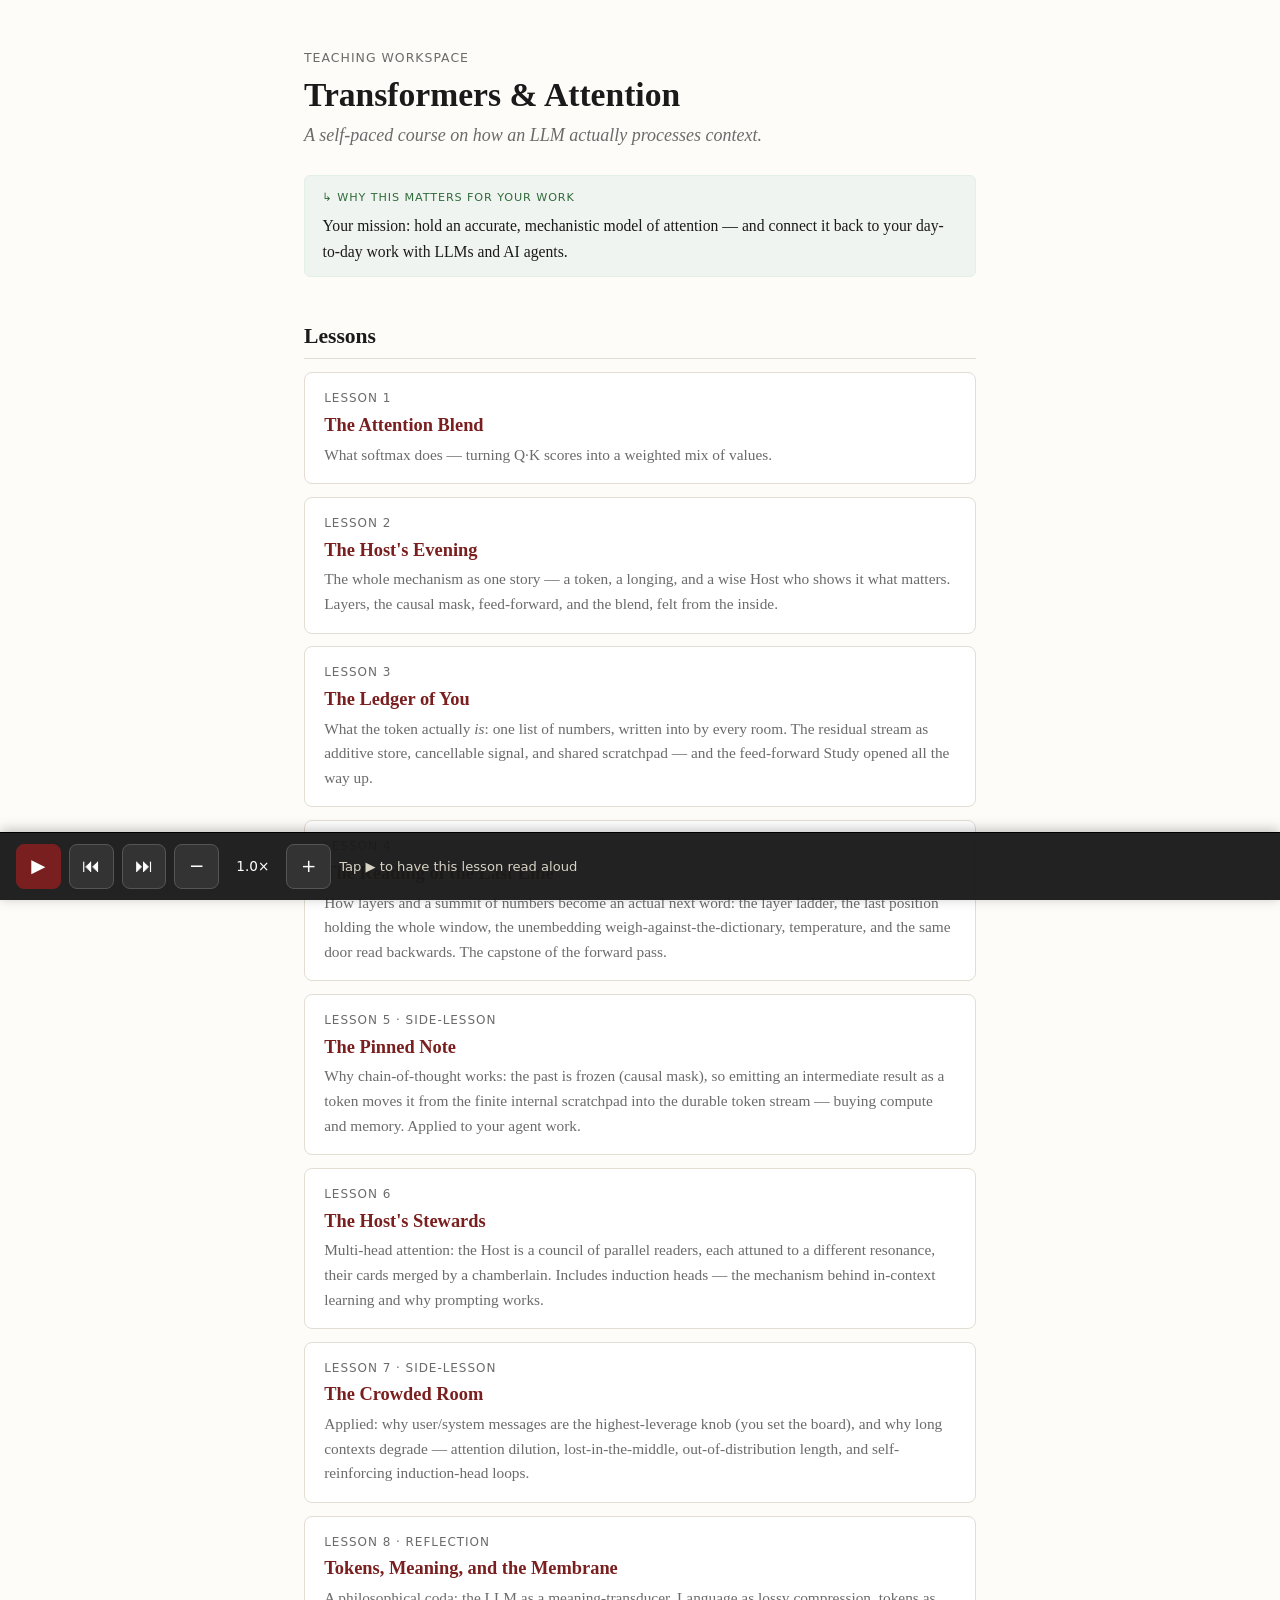
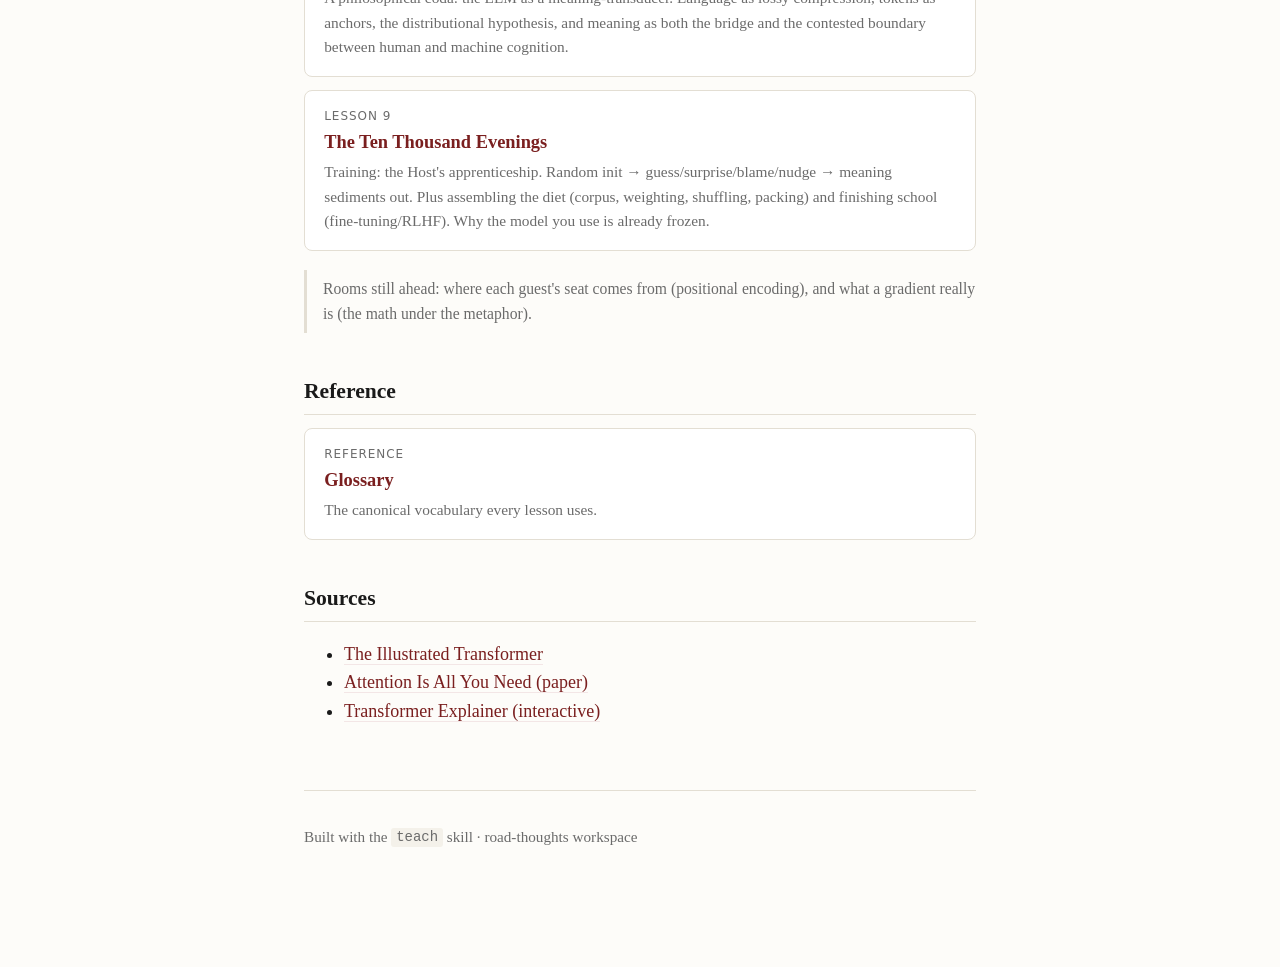
<file: index.html>
<!DOCTYPE html>
<html lang="en">
<head>
<meta charset="utf-8" />
<meta name="viewport" content="width=device-width, initial-scale=1" />
<title>Transformers &amp; Attention — Course Home</title>
<link rel="stylesheet" href="assets/lesson.css" />
<script src="assets/speech.js" defer></script>
<style>
  .card { display:block; border:1px solid var(--rule); border-radius:8px;
    padding:1rem 1.2rem; margin:0.8rem 0; background:#fff; }
  .card:hover { border-color: var(--accent); }
  .card .n { font-family: ui-sans-serif, system-ui, sans-serif; font-size:0.75rem;
    letter-spacing:0.08em; text-transform:uppercase; color:var(--muted); }
  .card .t { font-size:1.15rem; font-weight:600; margin:0.15rem 0; }
  .card .d { color:var(--muted); font-size:0.96rem; }
</style>
</head>
<body>
<header>
  <div class="breadcrumb">Teaching Workspace</div>
  <h1>Transformers &amp; Attention</h1>
  <p class="subtitle">A self-paced course on how an LLM actually processes context.</p>
</header>

<main>
  <div class="mission">Your mission: hold an accurate, mechanistic model of attention — and
  connect it back to your day-to-day work with LLMs and AI agents.</div>

  <h2>Lessons</h2>
  <a class="card" href="lessons/0001-the-attention-blend.html">
    <div class="n">Lesson 1</div>
    <div class="t">The Attention Blend</div>
    <div class="d">What softmax does — turning Q·K scores into a weighted mix of values.</div>
  </a>

  <a class="card" href="lessons/0002-the-hosts-evening.html">
    <div class="n">Lesson 2</div>
    <div class="t">The Host's Evening</div>
    <div class="d">The whole mechanism as one story — a token, a longing, and a wise Host who
      shows it what matters. Layers, the causal mask, feed-forward, and the blend, felt from
      the inside.</div>
  </a>

  <a class="card" href="lessons/0003-the-ledger-of-you.html">
    <div class="n">Lesson 3</div>
    <div class="t">The Ledger of You</div>
    <div class="d">What the token actually <em>is</em>: one list of numbers, written into by every
      room. The residual stream as additive store, cancellable signal, and shared scratchpad — and
      the feed-forward Study opened all the way up.</div>
  </a>

  <a class="card" href="lessons/0004-the-reading-of-the-last-line.html">
    <div class="n">Lesson 4</div>
    <div class="t">The Reading of the Last Line</div>
    <div class="d">How layers and a summit of numbers become an actual next word: the layer ladder,
      the last position holding the whole window, the unembedding weigh-against-the-dictionary,
      temperature, and the same door read backwards. The capstone of the forward pass.</div>
  </a>

  <a class="card" href="lessons/0005-the-pinned-note.html">
    <div class="n">Lesson 5 · side-lesson</div>
    <div class="t">The Pinned Note</div>
    <div class="d">Why chain-of-thought works: the past is frozen (causal mask), so emitting an
      intermediate result as a token moves it from the finite internal scratchpad into the durable
      token stream — buying compute and memory. Applied to your agent work.</div>
  </a>

  <a class="card" href="lessons/0006-the-hosts-stewards.html">
    <div class="n">Lesson 6</div>
    <div class="t">The Host's Stewards</div>
    <div class="d">Multi-head attention: the Host is a council of parallel readers, each attuned to a
      different resonance, their cards merged by a chamberlain. Includes induction heads — the
      mechanism behind in-context learning and why prompting works.</div>
  </a>

  <a class="card" href="lessons/0007-the-crowded-room.html">
    <div class="n">Lesson 7 · side-lesson</div>
    <div class="t">The Crowded Room</div>
    <div class="d">Applied: why user/system messages are the highest-leverage knob (you set the board),
      and why long contexts degrade — attention dilution, lost-in-the-middle, out-of-distribution
      length, and self-reinforcing induction-head loops.</div>
  </a>

  <a class="card" href="lessons/0008-tokens-meaning-and-the-membrane.html">
    <div class="n">Lesson 8 · reflection</div>
    <div class="t">Tokens, Meaning, and the Membrane</div>
    <div class="d">A philosophical coda: the LLM as a meaning-transducer. Language as lossy compression,
      tokens as anchors, the distributional hypothesis, and meaning as both the bridge and the
      contested boundary between human and machine cognition.</div>
  </a>

  <a class="card" href="lessons/0009-the-ten-thousand-evenings.html">
    <div class="n">Lesson 9</div>
    <div class="t">The Ten Thousand Evenings</div>
    <div class="d">Training: the Host's apprenticeship. Random init → guess/surprise/blame/nudge →
      meaning sediments out. Plus assembling the diet (corpus, weighting, shuffling, packing) and
      finishing school (fine-tuning/RLHF). Why the model you use is already frozen.</div>
  </a>

  <p class="note">Rooms still ahead: where each guest's seat comes from (positional encoding), and
  what a gradient really is (the math under the metaphor).</p>

  <h2>Reference</h2>
  <a class="card" href="reference/glossary.html">
    <div class="n">Reference</div>
    <div class="t">Glossary</div>
    <div class="d">The canonical vocabulary every lesson uses.</div>
  </a>

  <h2>Sources</h2>
  <ul>
    <li><a href="https://jalammar.github.io/illustrated-transformer/">The Illustrated Transformer</a></li>
    <li><a href="https://arxiv.org/abs/1706.03762">Attention Is All You Need (paper)</a></li>
    <li><a href="https://poloclub.github.io/transformer-explainer/">Transformer Explainer (interactive)</a></li>
  </ul>
</main>

<footer>
  <p>Built with the <code>teach</code> skill · road-thoughts workspace</p>
</footer>
</body>
</html>
</file>
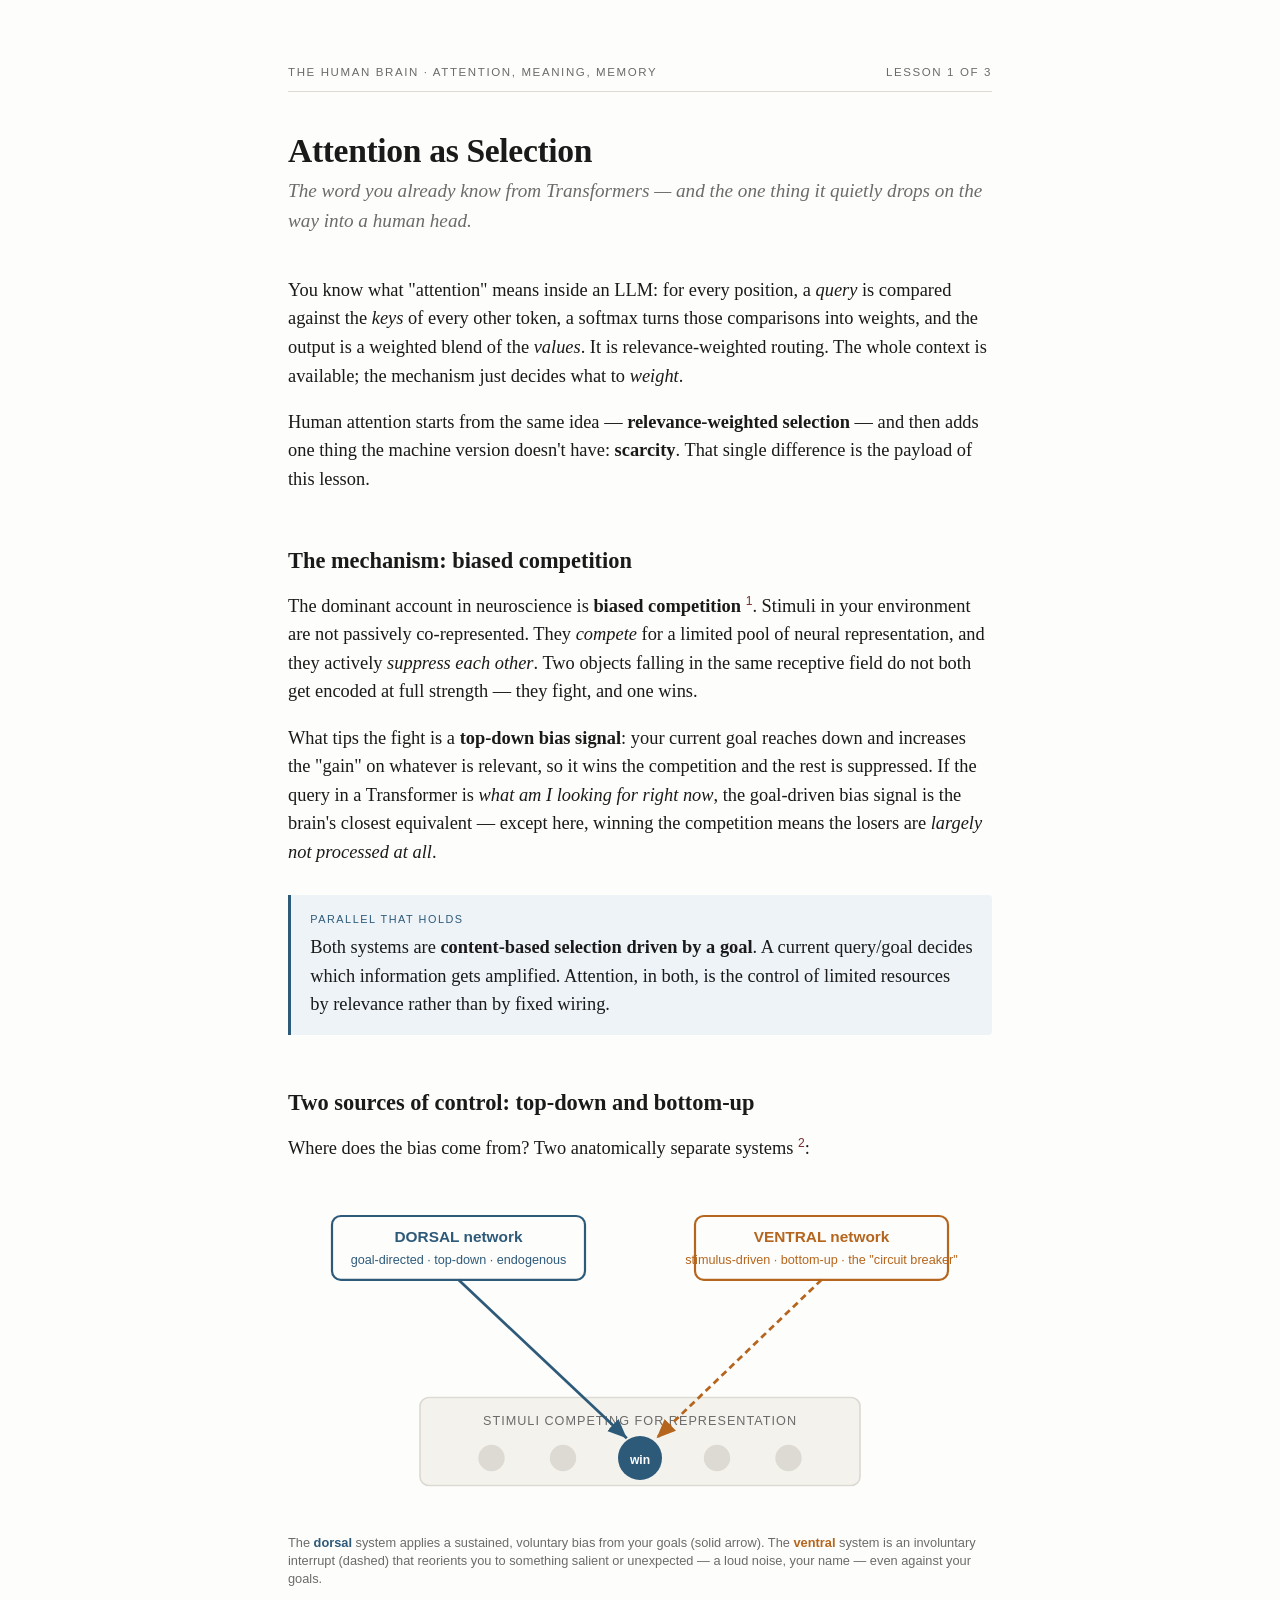
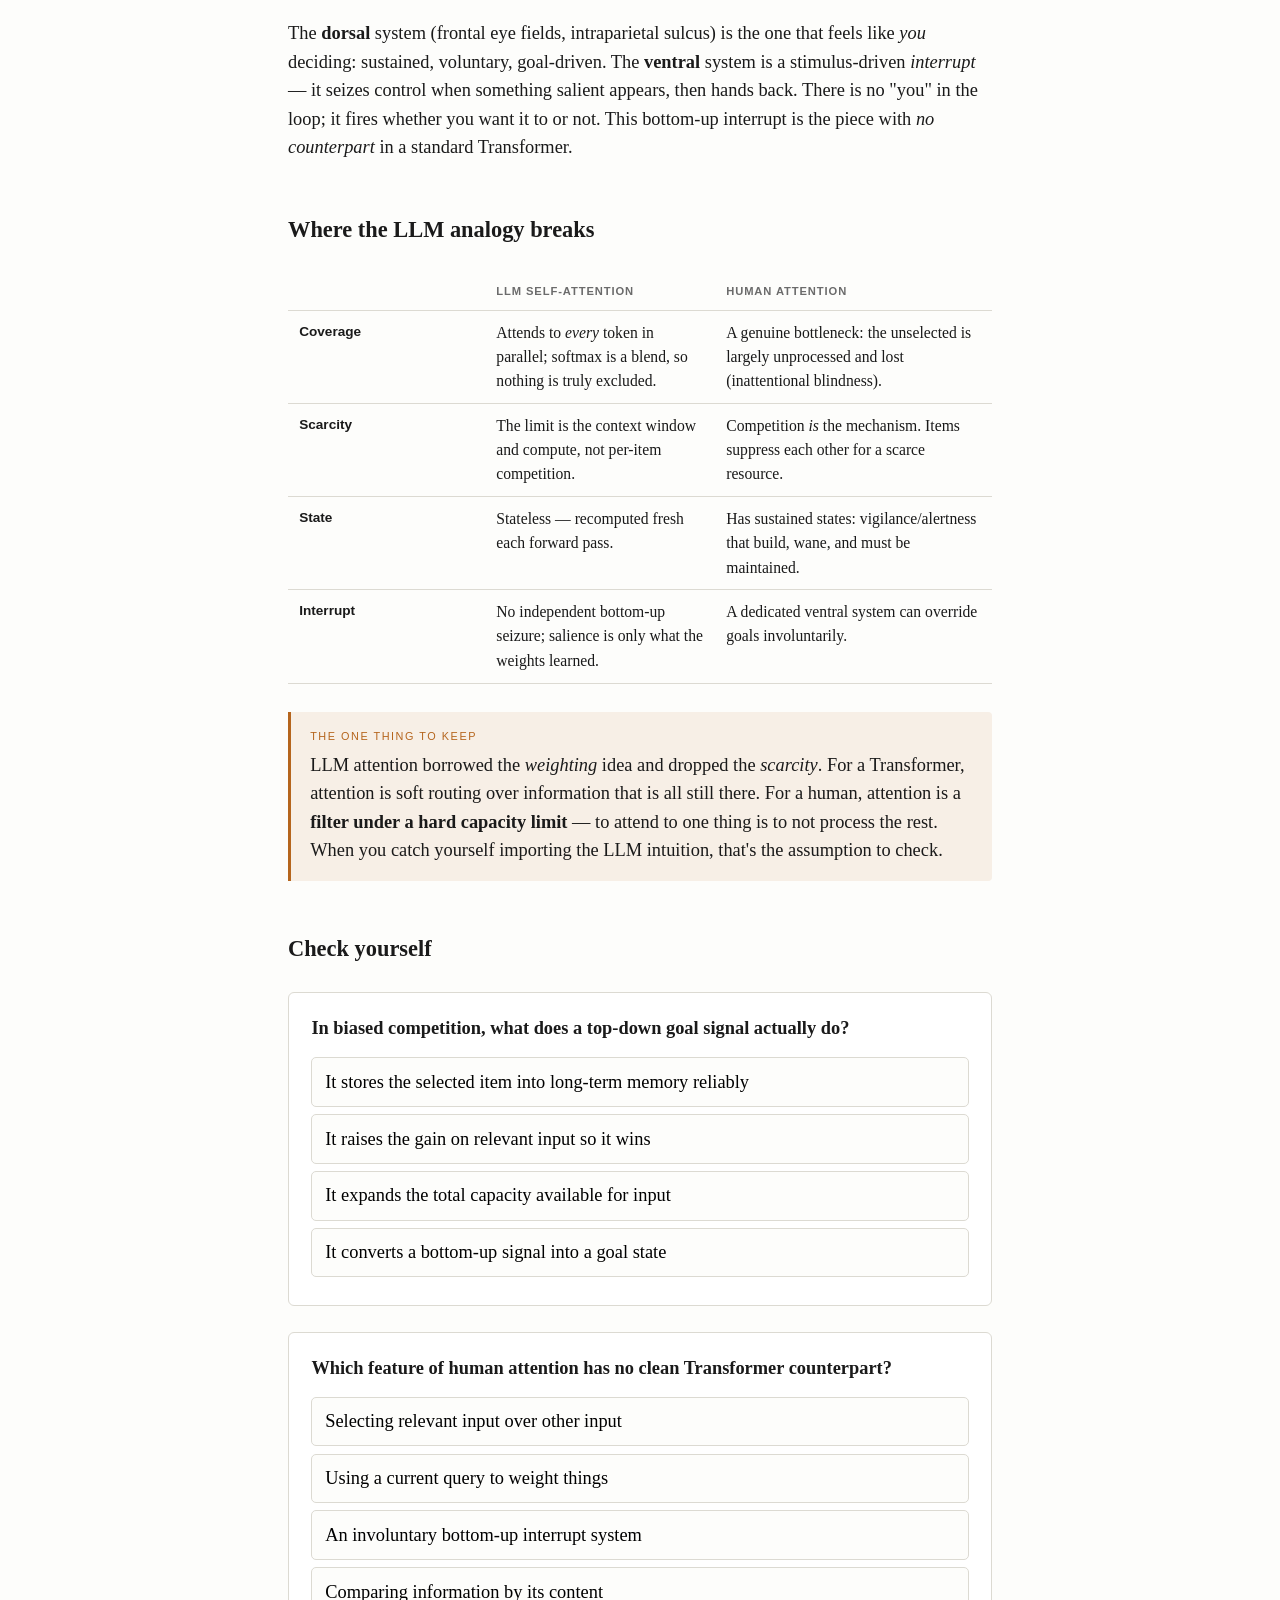
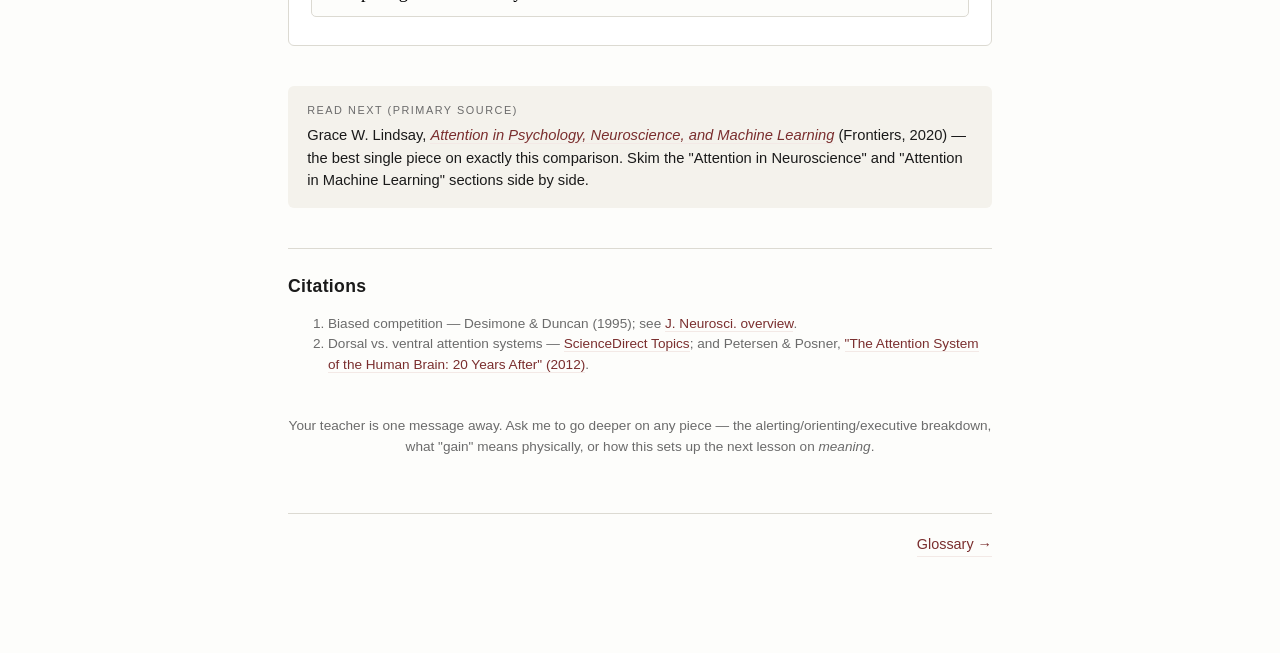
<file: lessons/0001-attention-as-selection.html>
<!DOCTYPE html>
<html lang="en">
<head>
<meta charset="utf-8">
<meta name="viewport" content="width=device-width, initial-scale=1">
<title>Lesson 1 · Attention as Selection</title>
<link rel="stylesheet" href="../assets/course.css">
</head>
<body>
<div class="wrap">

  <div class="masthead">
    <span>The Human Brain · Attention, Meaning, Memory</span>
    <span>Lesson 1 of 3</span>
  </div>

  <h1>Attention as Selection</h1>
  <p class="subtitle">The word you already know from Transformers — and the one thing it quietly drops on the way into a human head.</p>

  <p>You know what "attention" means inside an LLM: for every position, a <em>query</em> is
  compared against the <em>keys</em> of every other token, a softmax turns those comparisons
  into weights, and the output is a weighted blend of the <em>values</em>. It is
  relevance-weighted routing. The whole context is available; the mechanism just decides
  what to <em>weight</em>.</p>

  <p>Human attention starts from the same idea — <strong>relevance-weighted selection</strong> —
  and then adds one thing the machine version doesn't have: <strong>scarcity</strong>. That
  single difference is the payload of this lesson.</p>

  <h2>The mechanism: biased competition</h2>

  <p>The dominant account in neuroscience is <strong>biased competition</strong>
  <sup class="cite"><a href="#c1">1</a></sup>. Stimuli in your environment are not passively
  co-represented. They <em>compete</em> for a limited pool of neural representation, and they
  actively <em>suppress each other</em>. Two objects falling in the same receptive field do not
  both get encoded at full strength — they fight, and one wins.</p>

  <p>What tips the fight is a <strong>top-down bias signal</strong>: your current goal reaches
  down and increases the "gain" on whatever is relevant, so it wins the competition and the rest
  is suppressed. If the query in a Transformer is <em>what am I looking for right now</em>, the
  goal-driven bias signal is the brain's closest equivalent — except here, winning the
  competition means the losers are <em>largely not processed at all</em>.</p>

  <div class="callout parallel">
    <span class="label">Parallel that holds</span>
    <p>Both systems are <strong>content-based selection driven by a goal</strong>. A current
    query/goal decides which information gets amplified. Attention, in both, is the control of
    limited resources by relevance rather than by fixed wiring.</p>
  </div>

  <h2>Two sources of control: top-down and bottom-up</h2>

  <p>Where does the bias come from? Two anatomically separate systems
  <sup class="cite"><a href="#c2">2</a></sup>:</p>

  <figure>
    <svg viewBox="0 0 640 300" role="img" aria-labelledby="figtitle">
      <title id="figtitle">Dorsal (top-down) and ventral (bottom-up) attention systems biasing a competition between stimuli</title>
      <!-- Dorsal network -->
      <rect x="40" y="20" width="230" height="58" rx="8" fill="none" stroke="#2e5a7a" stroke-width="2"/>
      <text x="155" y="44" text-anchor="middle" font-family="Inter,Arial,sans-serif" font-size="14" font-weight="600" fill="#2e5a7a">DORSAL network</text>
      <text x="155" y="64" text-anchor="middle" font-family="Inter,Arial,sans-serif" font-size="11.5" fill="#2e5a7a">goal-directed · top-down · endogenous</text>
      <!-- Ventral network -->
      <rect x="370" y="20" width="230" height="58" rx="8" fill="none" stroke="#b5651d" stroke-width="2"/>
      <text x="485" y="44" text-anchor="middle" font-family="Inter,Arial,sans-serif" font-size="14" font-weight="600" fill="#b5651d">VENTRAL network</text>
      <text x="485" y="64" text-anchor="middle" font-family="Inter,Arial,sans-serif" font-size="11.5" fill="#b5651d">stimulus-driven · bottom-up · the "circuit breaker"</text>

      <!-- Competition arena -->
      <rect x="120" y="185" width="400" height="80" rx="8" fill="#f4f2ec" stroke="#dcdad2" stroke-width="1.5"/>
      <text x="320" y="210" text-anchor="middle" font-family="Inter,Arial,sans-serif" font-size="11.5" fill="#6b6b6b" letter-spacing="0.08em">STIMULI COMPETING FOR REPRESENTATION</text>
      <!-- competing items: middle one amplified -->
      <circle cx="185" cy="240" r="12" fill="#dcdad2"/>
      <circle cx="250" cy="240" r="12" fill="#dcdad2"/>
      <circle cx="320" cy="240" r="20" fill="#2e5a7a"/>
      <circle cx="390" cy="240" r="12" fill="#dcdad2"/>
      <circle cx="455" cy="240" r="12" fill="#dcdad2"/>
      <text x="320" y="245" text-anchor="middle" font-family="Inter,Arial,sans-serif" font-size="11" font-weight="700" fill="#fff">win</text>

      <!-- Dorsal arrow: sustained goal bias down onto the winner -->
      <line x1="155" y1="78" x2="308" y2="222" stroke="#2e5a7a" stroke-width="2.5" marker-end="url(#ad)"/>
      <!-- Ventral arrow: interrupt, reorienting -->
      <line x1="485" y1="78" x2="335" y2="222" stroke="#b5651d" stroke-width="2.5" stroke-dasharray="6 4" marker-end="url(#av)"/>

      <defs>
        <marker id="ad" markerWidth="10" markerHeight="10" refX="7" refY="3" orient="auto"><path d="M0,0 L7,3 L0,6 Z" fill="#2e5a7a"/></marker>
        <marker id="av" markerWidth="10" markerHeight="10" refX="7" refY="3" orient="auto"><path d="M0,0 L7,3 L0,6 Z" fill="#b5651d"/></marker>
      </defs>
    </svg>
    <figcaption>The <strong style="color:#2e5a7a">dorsal</strong> system applies a sustained,
    voluntary bias from your goals (solid arrow). The <strong style="color:#b5651d">ventral</strong>
    system is an involuntary interrupt (dashed) that reorients you to something salient or
    unexpected — a loud noise, your name — even against your goals.</figcaption>
  </figure>

  <p>The <strong>dorsal</strong> system (frontal eye fields, intraparietal sulcus) is the one that
  feels like <em>you</em> deciding: sustained, voluntary, goal-driven. The <strong>ventral</strong>
  system is a stimulus-driven <em>interrupt</em> — it seizes control when something salient
  appears, then hands back. There is no "you" in the loop; it fires whether you want it to or not.
  This bottom-up interrupt is the piece with <em>no counterpart</em> in a standard Transformer.</p>

  <h2>Where the LLM analogy breaks</h2>

  <table class="compare">
    <thead><tr><th>&nbsp;</th><th>LLM self-attention</th><th>Human attention</th></tr></thead>
    <tbody>
      <tr><th>Coverage</th><td>Attends to <em>every</em> token in parallel; softmax is a blend, so nothing is truly excluded.</td><td>A genuine bottleneck: the unselected is largely unprocessed and lost (inattentional blindness).</td></tr>
      <tr><th>Scarcity</th><td>The limit is the context window and compute, not per-item competition.</td><td>Competition <em>is</em> the mechanism. Items suppress each other for a scarce resource.</td></tr>
      <tr><th>State</th><td>Stateless — recomputed fresh each forward pass.</td><td>Has sustained states: vigilance/alertness that build, wane, and must be maintained.</td></tr>
      <tr><th>Interrupt</th><td>No independent bottom-up seizure; salience is only what the weights learned.</td><td>A dedicated ventral system can override goals involuntarily.</td></tr>
    </tbody>
  </table>

  <div class="callout breaks">
    <span class="label">The one thing to keep</span>
    <p>LLM attention borrowed the <em>weighting</em> idea and dropped the <em>scarcity</em>.
    For a Transformer, attention is soft routing over information that is all still there. For a
    human, attention is a <strong>filter under a hard capacity limit</strong> — to attend to one
    thing is to not process the rest. When you catch yourself importing the LLM intuition,
    that's the assumption to check.</p>
  </div>

  <h2>Check yourself</h2>

  <div class="quiz" data-answer="1">
    <p class="q">In biased competition, what does a top-down goal signal actually do?</p>
    <button class="opt">It stores the selected item into long-term memory reliably</button>
    <button class="opt">It raises the gain on relevant input so it wins</button>
    <button class="opt">It expands the total capacity available for input</button>
    <button class="opt">It converts a bottom-up signal into a goal state</button>
    <div class="feedback">Right: the goal biases an existing competition — it boosts the gain on
    relevant stimuli so they win and suppress the rest. It does <em>not</em> add capacity; the
    scarcity is the whole point.</div>
  </div>

  <div class="quiz" data-answer="2">
    <p class="q">Which feature of human attention has no clean Transformer counterpart?</p>
    <button class="opt">Selecting relevant input over other input</button>
    <button class="opt">Using a current query to weight things</button>
    <button class="opt">An involuntary bottom-up interrupt system</button>
    <button class="opt">Comparing information by its content</button>
    <div class="feedback">The ventral, stimulus-driven interrupt — reorienting you against your
    goals whether you want it or not — is the piece a standard Transformer lacks. The other three
    are exactly where the analogy <em>holds</em>.</div>
  </div>

  <div class="primary-source">
    <span class="label">Read next (primary source)</span>
    Grace W. Lindsay, <a href="https://www.frontiersin.org/journals/computational-neuroscience/articles/10.3389/fncom.2020.00029/full"><em>Attention in Psychology, Neuroscience, and Machine Learning</em></a>
    (Frontiers, 2020) — the best single piece on exactly this comparison. Skim the "Attention in
    Neuroscience" and "Attention in Machine Learning" sections side by side.
  </div>

  <hr style="border:none;border-top:1px solid var(--rule);margin:2.5rem 0 0">
  <h3 style="margin-top:1.5rem">Citations</h3>
  <ol style="font-family:var(--sans);font-size:0.85rem;color:var(--muted);line-height:1.5">
    <li id="c1">Biased competition — Desimone &amp; Duncan (1995); see <a href="https://www.jneurosci.org/content/38/10/2495">J. Neurosci. overview</a>.</li>
    <li id="c2">Dorsal vs. ventral attention systems — <a href="https://www.sciencedirect.com/topics/medicine-and-dentistry/ventral-attention-network">ScienceDirect Topics</a>; and Petersen &amp; Posner, <a href="https://pmc.ncbi.nlm.nih.gov/articles/PMC3413263/">"The Attention System of the Human Brain: 20 Years After" (2012)</a>.</li>
  </ol>

  <p class="ask">Your teacher is one message away. Ask me to go deeper on any piece —
  the alerting/orienting/executive breakdown, what "gain" means physically, or how this sets up
  the next lesson on <em>meaning</em>.</p>

  <div class="lesson-nav">
    <span>&nbsp;</span>
    <a href="../reference/glossary.html">Glossary →</a>
  </div>

  <script src="../assets/quiz.js"></script>
</div>
</body>
</html>
</file>
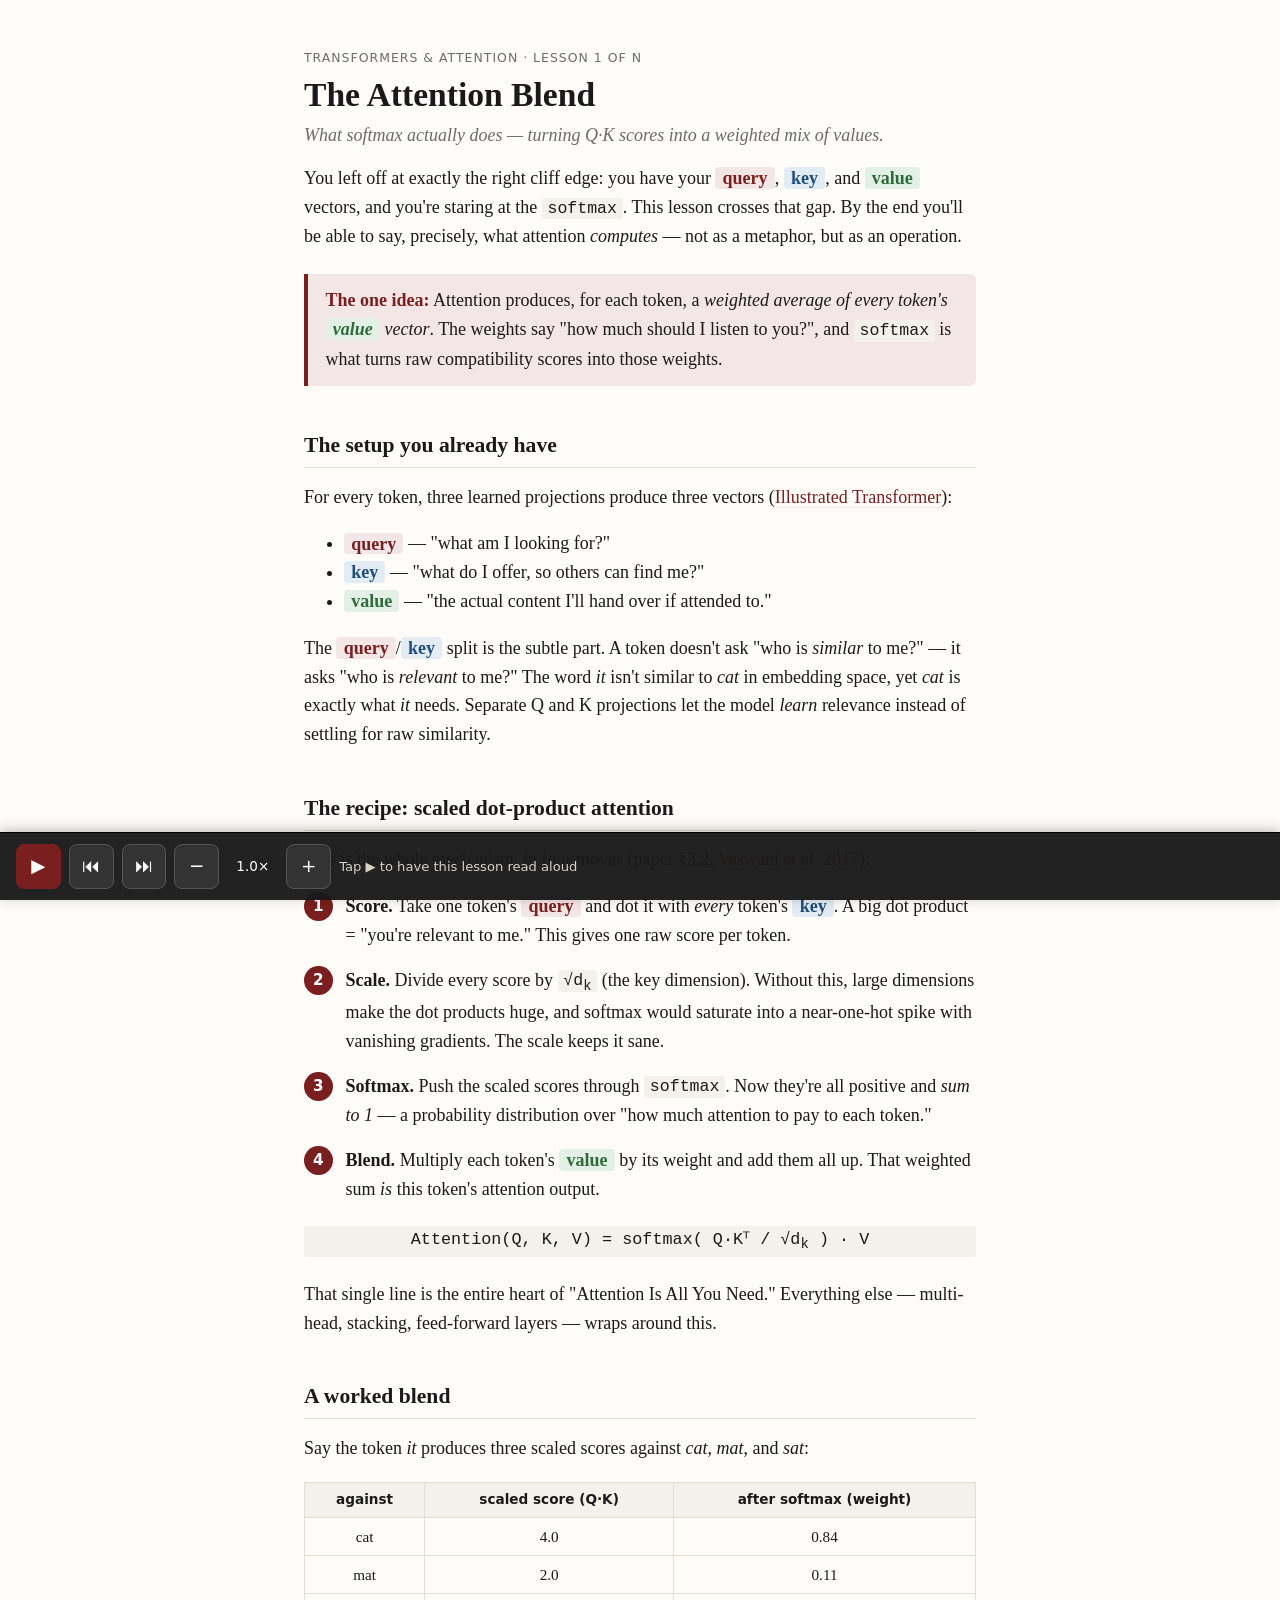
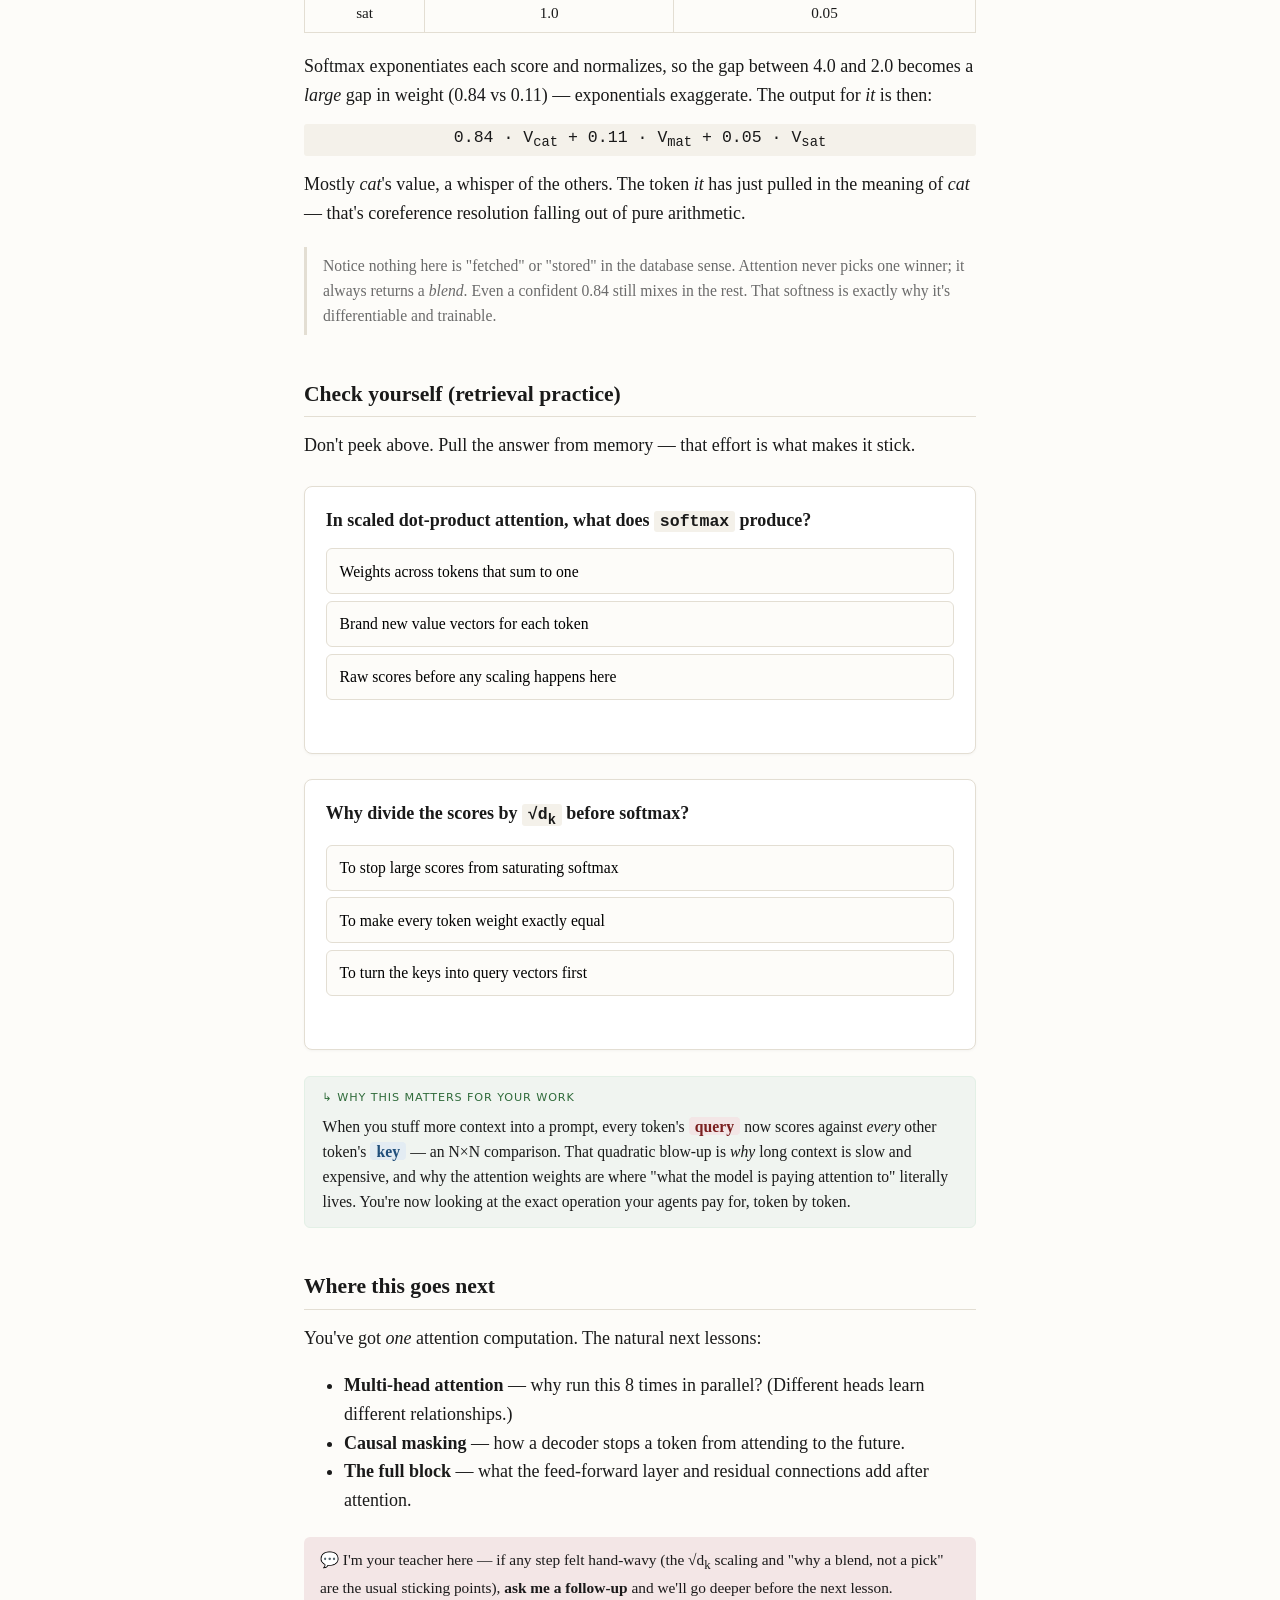
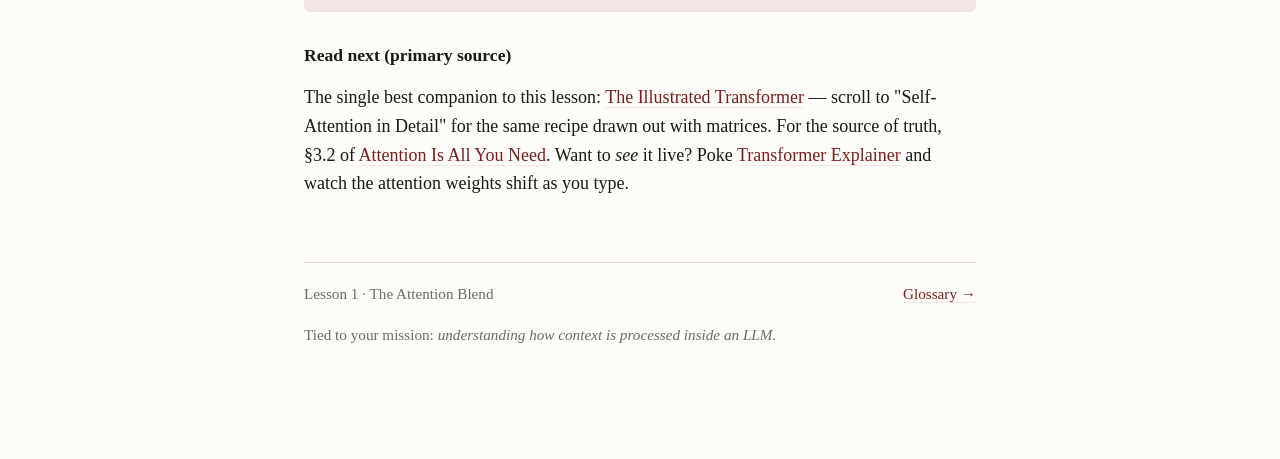
<file: lessons/0001-the-attention-blend.html>
<!DOCTYPE html>
<html lang="en">
<head>
<meta charset="utf-8" />
<meta name="viewport" content="width=device-width, initial-scale=1" />
<title>Lesson 1 · The Attention Blend</title>
<link rel="stylesheet" href="../assets/lesson.css" />
<script src="../assets/speech.js" defer></script>
</head>
<body>
<header>
  <div class="breadcrumb">Transformers &amp; Attention · Lesson 1 of N</div>
  <h1>The Attention Blend</h1>
  <p class="subtitle">What softmax actually does — turning Q·K scores into a weighted mix of values.</p>
</header>

<main>

<p>You left off at exactly the right cliff edge: you have your <span class="role q">query</span>,
<span class="role k">key</span>, and <span class="role v">value</span> vectors, and you're
staring at the <code>softmax</code>. This lesson crosses that gap. By the end you'll be able to
say, precisely, what attention <em>computes</em> — not as a metaphor, but as an operation.</p>

<div class="keyidea">
  <strong>The one idea:</strong> Attention produces, for each token, a <em>weighted average of
  every token's <span class="role v">value</span> vector</em>. The weights say "how much should
  I listen to you?", and <code>softmax</code> is what turns raw compatibility scores into those
  weights.
</div>

<h2 id="setup">The setup you already have</h2>

<p>For every token, three learned projections produce three vectors
(<a href="https://jalammar.github.io/illustrated-transformer/">Illustrated Transformer</a>):</p>

<ul>
  <li><span class="role q">query</span> — "what am I looking for?"</li>
  <li><span class="role k">key</span> — "what do I offer, so others can find me?"</li>
  <li><span class="role v">value</span> — "the actual content I'll hand over if attended to."</li>
</ul>

<p>The <span class="role q">query</span>/<span class="role k">key</span> split is the subtle part.
A token doesn't ask "who is <em>similar</em> to me?" — it asks "who is <em>relevant</em> to me?"
The word <em>it</em> isn't similar to <em>cat</em> in embedding space, yet <em>cat</em> is exactly
what <em>it</em> needs. Separate Q and K projections let the model <em>learn</em> relevance instead
of settling for raw similarity.</p>

<h2 id="recipe">The recipe: scaled dot-product attention</h2>

<p>This is the whole mechanism, in four moves (paper §3.2,
<a href="https://arxiv.org/abs/1706.03762">Vaswani et al. 2017</a>):</p>

<ol class="steps">
  <li><strong>Score.</strong> Take one token's <span class="role q">query</span> and dot it with
    <em>every</em> token's <span class="role k">key</span>. A big dot product = "you're relevant
    to me." This gives one raw score per token.</li>
  <li><strong>Scale.</strong> Divide every score by <span class="mono">√d<sub>k</sub></span>
    (the key dimension). Without this, large dimensions make the dot products huge, and softmax
    would saturate into a near-one-hot spike with vanishing gradients. The scale keeps it sane.</li>
  <li><strong>Softmax.</strong> Push the scaled scores through <code>softmax</code>. Now they're
    all positive and <em>sum to 1</em> — a probability distribution over "how much attention to
    pay to each token."</li>
  <li><strong>Blend.</strong> Multiply each token's <span class="role v">value</span> by its weight
    and add them all up. That weighted sum <em>is</em> this token's attention output.</li>
</ol>

<p class="mono" style="text-align:center; font-size:1.05rem; margin:1.4rem 0;">
  Attention(Q, K, V) = softmax( Q·Kᵀ / √d<sub>k</sub> ) · V
</p>

<p>That single line is the entire heart of "Attention Is All You Need." Everything else —
multi-head, stacking, feed-forward layers — wraps around this.</p>

<h2 id="worked">A worked blend</h2>

<p>Say the token <em>it</em> produces three scaled scores against
<em>cat</em>, <em>mat</em>, and <em>sat</em>:</p>

<table class="attn">
  <tr><th>against</th><th>scaled score (Q·K)</th><th>after softmax (weight)</th></tr>
  <tr><td>cat</td><td>4.0</td><td>0.84</td></tr>
  <tr><td>mat</td><td>2.0</td><td>0.11</td></tr>
  <tr><td>sat</td><td>1.0</td><td>0.05</td></tr>
</table>

<p>Softmax exponentiates each score and normalizes, so the gap between 4.0 and 2.0 becomes a
<em>large</em> gap in weight (0.84 vs 0.11) — exponentials exaggerate. The output for <em>it</em>
is then:</p>

<p class="mono" style="text-align:center;">
  0.84 · V<sub>cat</sub> + 0.11 · V<sub>mat</sub> + 0.05 · V<sub>sat</sub>
</p>

<p>Mostly <em>cat</em>'s value, a whisper of the others. The token <em>it</em> has just pulled in
the meaning of <em>cat</em> — that's coreference resolution falling out of pure arithmetic.</p>

<div class="note">
  Notice nothing here is "fetched" or "stored" in the database sense. Attention never picks one
  winner; it always returns a <em>blend</em>. Even a confident 0.84 still mixes in the rest. That
  softness is exactly why it's differentiable and trainable.
</div>

<h2 id="check">Check yourself (retrieval practice)</h2>

<p>Don't peek above. Pull the answer from memory — that effort is what makes it stick.</p>

<div class="quiz" id="quiz1">
  <div class="q">In scaled dot-product attention, what does <code>softmax</code> produce?</div>
  <button class="opt" data-correct="true">Weights across tokens that sum to one</button>
  <button class="opt">Brand new value vectors for each token</button>
  <button class="opt">Raw scores before any scaling happens here</button>
  <div class="feedback"></div>
</div>

<div class="quiz" id="quiz2">
  <div class="q">Why divide the scores by <span class="mono">√d<sub>k</sub></span> before softmax?</div>
  <button class="opt" data-correct="true">To stop large scores from saturating softmax</button>
  <button class="opt">To make every token weight exactly equal</button>
  <button class="opt">To turn the keys into query vectors first</button>
  <div class="feedback"></div>
</div>

<div class="mission">
  When you stuff more context into a prompt, every token's <span class="role q">query</span> now
  scores against <em>every</em> other token's <span class="role k">key</span> — an N×N comparison.
  That quadratic blow-up is <em>why</em> long context is slow and expensive, and why the attention
  weights are where "what the model is paying attention to" literally lives. You're now looking at
  the exact operation your agents pay for, token by token.
</div>

<h2 id="next">Where this goes next</h2>
<p>You've got <em>one</em> attention computation. The natural next lessons:</p>
<ul>
  <li><strong>Multi-head attention</strong> — why run this 8 times in parallel? (Different heads
    learn different relationships.)</li>
  <li><strong>Causal masking</strong> — how a decoder stops a token from attending to the future.</li>
  <li><strong>The full block</strong> — what the feed-forward layer and residual connections add
    after attention.</li>
</ul>

<div class="ask">
  I'm your teacher here — if any step felt hand-wavy (the √d<sub>k</sub> scaling and "why a blend,
  not a pick" are the usual sticking points), <strong>ask me a follow-up</strong> and we'll go
  deeper before the next lesson.
</div>

<h3 id="source">Read next (primary source)</h3>
<p>The single best companion to this lesson:
<a href="https://jalammar.github.io/illustrated-transformer/">The Illustrated Transformer</a> —
scroll to "Self-Attention in Detail" for the same recipe drawn out with matrices. For the source of
truth, §3.2 of <a href="https://arxiv.org/abs/1706.03762">Attention Is All You Need</a>.
Want to <em>see</em> it live? Poke
<a href="https://poloclub.github.io/transformer-explainer/">Transformer Explainer</a> and watch the
attention weights shift as you type.</p>

</main>

<footer>
  <div class="nav">
    <span>Lesson 1 · The Attention Blend</span>
    <span><a href="../reference/glossary.html">Glossary →</a></span>
  </div>
  <p style="margin-top:1rem;">Tied to your mission: <em>understanding how context is processed
  inside an LLM.</em></p>
</footer>

<script>
  document.querySelectorAll('.quiz').forEach(function (quiz) {
    var fb = quiz.querySelector('.feedback');
    quiz.querySelectorAll('button.opt').forEach(function (btn) {
      btn.addEventListener('click', function () {
        var correct = btn.dataset.correct === 'true';
        btn.classList.add(correct ? 'correct' : 'wrong');
        fb.classList.add('show');
        if (correct) {
          fb.textContent = '✓ Right — softmax outputs a probability distribution over tokens.';
        } else {
          fb.textContent = '✗ Not quite — recall the four moves: score, scale, softmax, blend.';
        }
      });
    });
  });
</script>
</body>
</html>
</file>
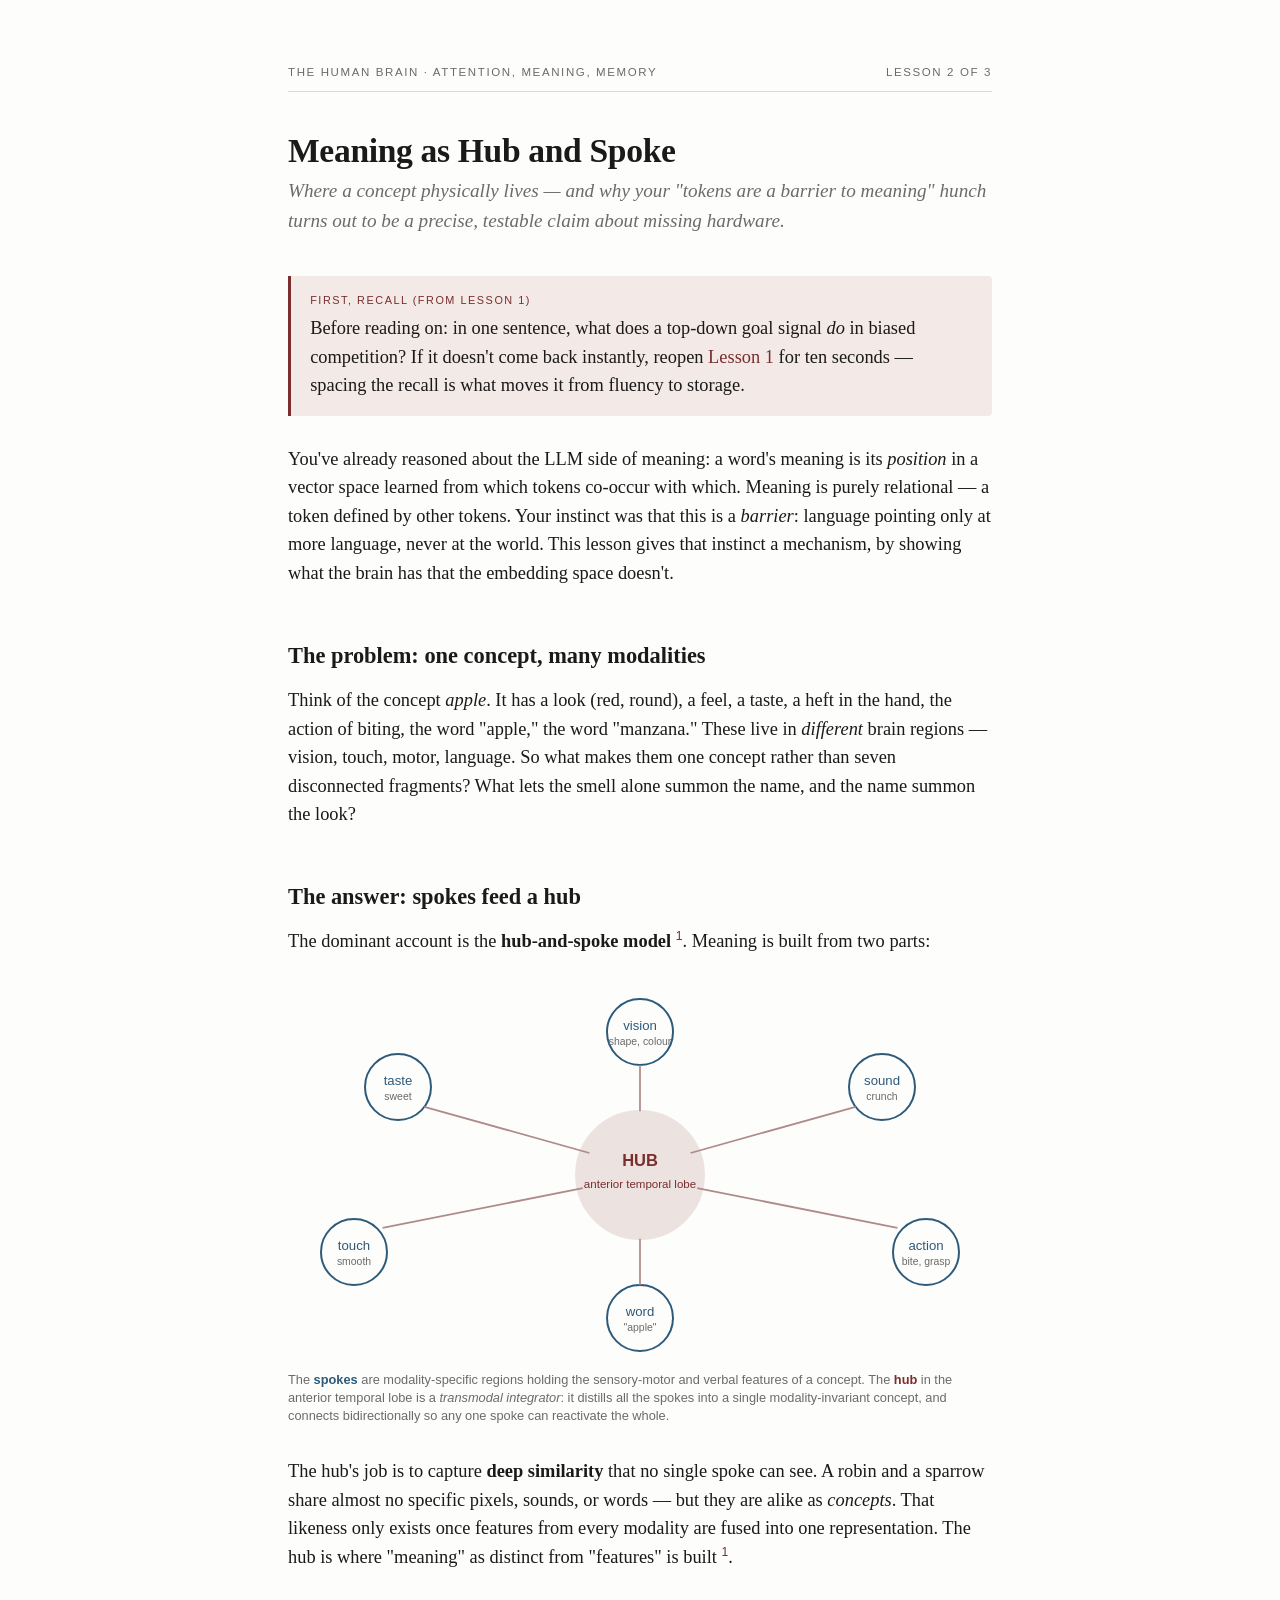
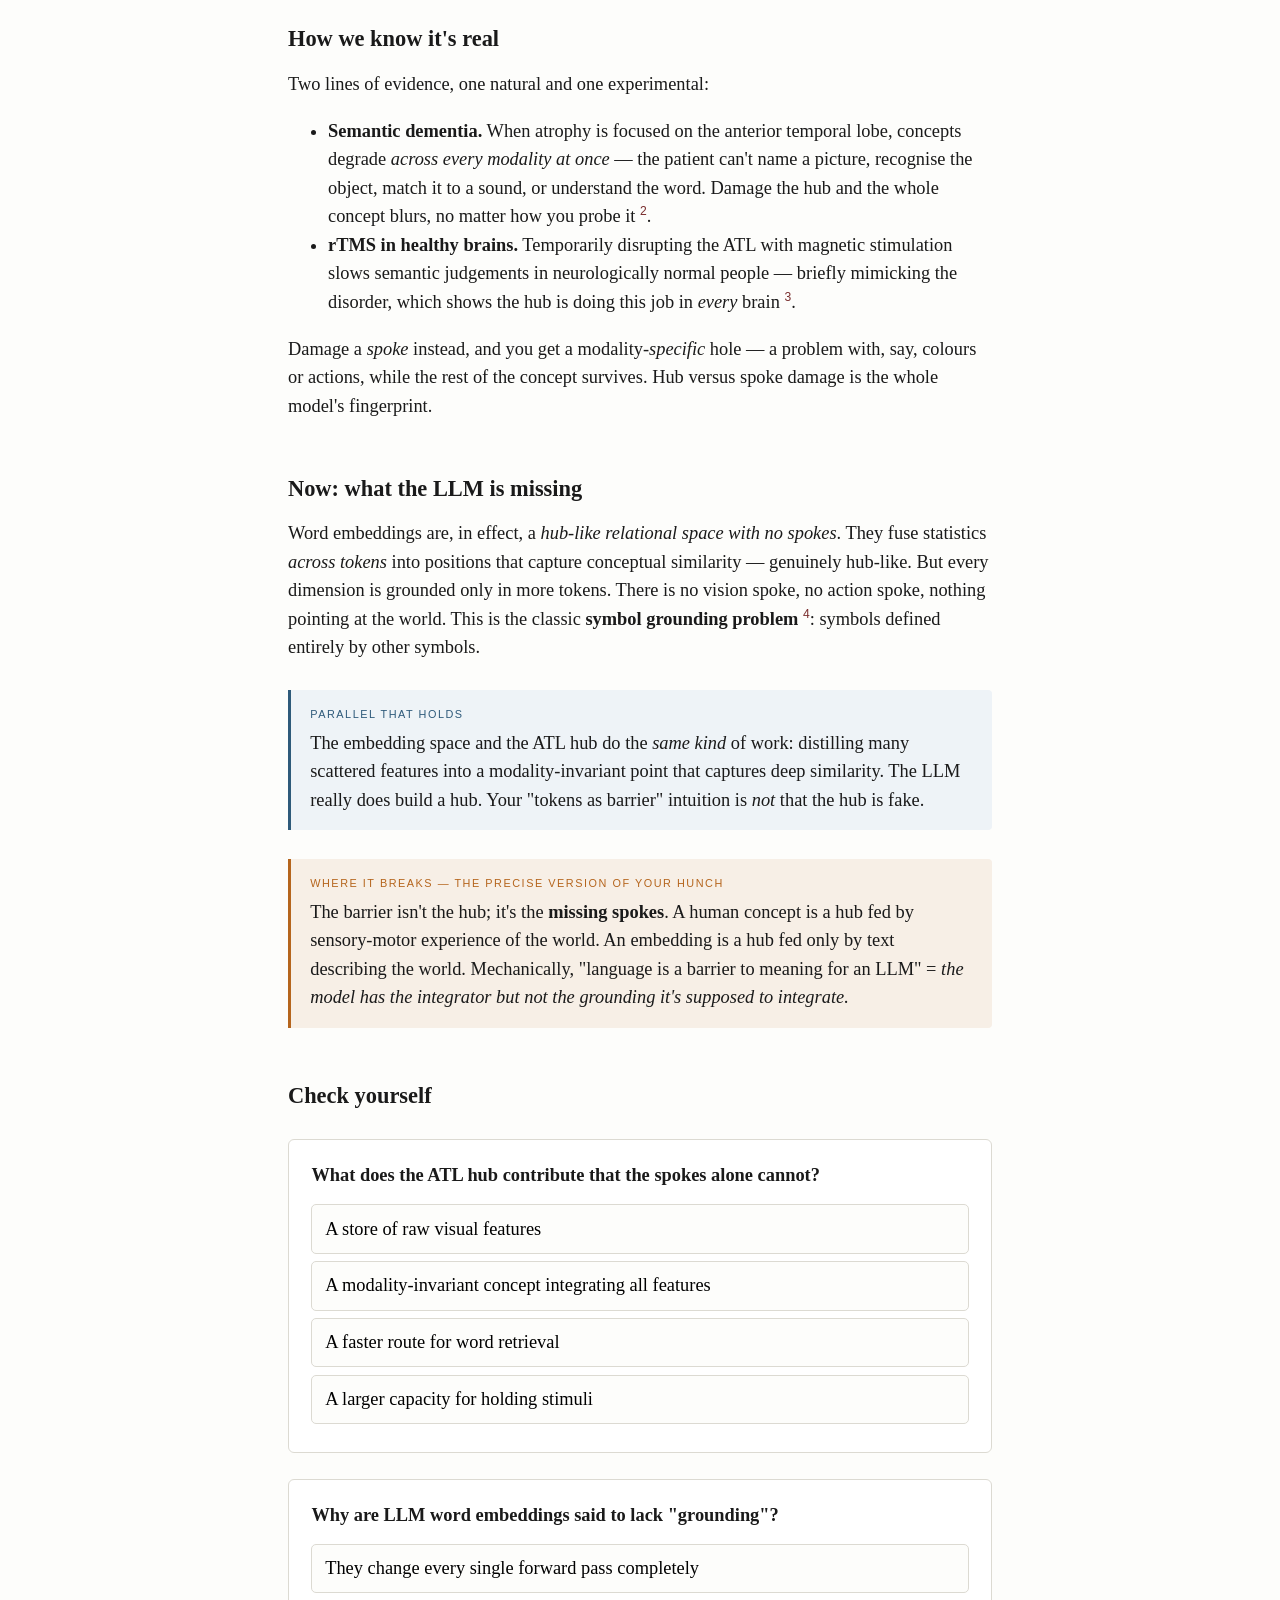
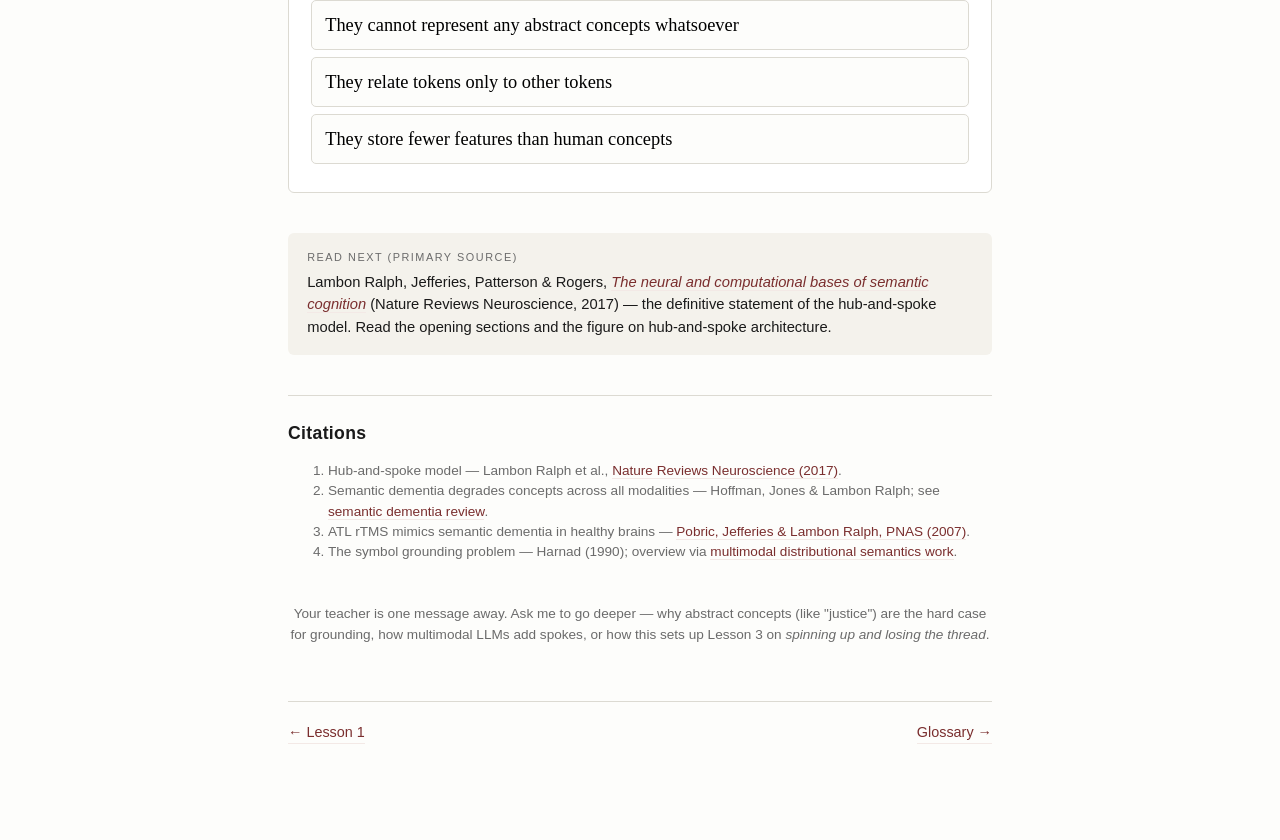
<file: lessons/0002-meaning-as-hub-and-spoke.html>
<!DOCTYPE html>
<html lang="en">
<head>
<meta charset="utf-8">
<meta name="viewport" content="width=device-width, initial-scale=1">
<title>Lesson 2 · Meaning as Hub and Spoke</title>
<link rel="stylesheet" href="../assets/course.css">
</head>
<body>
<div class="wrap">

  <div class="masthead">
    <span>The Human Brain · Attention, Meaning, Memory</span>
    <span>Lesson 2 of 3</span>
  </div>

  <h1>Meaning as Hub and Spoke</h1>
  <p class="subtitle">Where a concept physically lives — and why your "tokens are a barrier to meaning"
  hunch turns out to be a precise, testable claim about missing hardware.</p>

  <div class="callout">
    <span class="label">First, recall (from Lesson 1)</span>
    <p>Before reading on: in one sentence, what does a top-down goal signal <em>do</em> in biased
    competition? If it doesn't come back instantly, reopen
    <a href="0001-attention-as-selection.html">Lesson 1</a> for ten seconds — spacing the recall is
    what moves it from fluency to storage.</p>
  </div>

  <p>You've already reasoned about the LLM side of meaning: a word's meaning is its <em>position</em>
  in a vector space learned from which tokens co-occur with which. Meaning is purely relational —
  a token defined by other tokens. Your instinct was that this is a <em>barrier</em>: language
  pointing only at more language, never at the world. This lesson gives that instinct a mechanism,
  by showing what the brain has that the embedding space doesn't.</p>

  <h2>The problem: one concept, many modalities</h2>

  <p>Think of the concept <em>apple</em>. It has a look (red, round), a feel, a taste, a heft in the
  hand, the action of biting, the word "apple," the word "manzana." These live in <em>different</em>
  brain regions — vision, touch, motor, language. So what makes them one concept rather than seven
  disconnected fragments? What lets the smell alone summon the name, and the name summon the look?</p>

  <h2>The answer: spokes feed a hub</h2>

  <p>The dominant account is the <strong>hub-and-spoke model</strong>
  <sup class="cite"><a href="#c1">1</a></sup>. Meaning is built from two parts:</p>

  <figure>
    <svg viewBox="0 0 640 340" role="img" aria-labelledby="figtitle">
      <title id="figtitle">Modality-specific spokes connected bidirectionally to a central transmodal hub</title>
      <!-- Hub -->
      <circle cx="320" cy="170" r="58" fill="#7a2e2e" opacity="0.12" stroke="#7a2e2e" stroke-width="2"/>
      <text x="320" y="162" text-anchor="middle" font-family="Inter,Arial,sans-serif" font-size="15" font-weight="700" fill="#7a2e2e">HUB</text>
      <text x="320" y="182" text-anchor="middle" font-family="Inter,Arial,sans-serif" font-size="10.5" fill="#7a2e2e">anterior temporal lobe</text>

      <!-- Spokes -->
      <g font-family="Inter,Arial,sans-serif" font-size="12" fill="#2e5a7a" text-anchor="middle">
        <g>
          <circle cx="320" cy="40" r="30" fill="none" stroke="#2e5a7a" stroke-width="1.8"/>
          <text x="320" y="38">vision</text><text x="320" y="52" font-size="9.5" fill="#6b6b6b">shape, colour</text>
        </g>
        <g>
          <circle cx="540" cy="90" r="30" fill="none" stroke="#2e5a7a" stroke-width="1.8"/>
          <text x="540" y="88">sound</text><text x="540" y="102" font-size="9.5" fill="#6b6b6b">crunch</text>
        </g>
        <g>
          <circle cx="580" cy="240" r="30" fill="none" stroke="#2e5a7a" stroke-width="1.8"/>
          <text x="580" y="238">action</text><text x="580" y="252" font-size="9.5" fill="#6b6b6b">bite, grasp</text>
        </g>
        <g>
          <circle cx="320" cy="300" r="30" fill="none" stroke="#2e5a7a" stroke-width="1.8"/>
          <text x="320" y="298">word</text><text x="320" y="312" font-size="9.5" fill="#6b6b6b">"apple"</text>
        </g>
        <g>
          <circle cx="60" cy="240" r="30" fill="none" stroke="#2e5a7a" stroke-width="1.8"/>
          <text x="60" y="238">touch</text><text x="60" y="252" font-size="9.5" fill="#6b6b6b">smooth</text>
        </g>
        <g>
          <circle cx="100" cy="90" r="30" fill="none" stroke="#2e5a7a" stroke-width="1.8"/>
          <text x="100" y="88">taste</text><text x="100" y="102" font-size="9.5" fill="#6b6b6b">sweet</text>
        </g>
      </g>

      <!-- Bidirectional connections -->
      <g stroke="#b08a8a" stroke-width="1.6">
        <line x1="320" y1="70" x2="320" y2="112"/>
        <line x1="516" y1="108" x2="366" y2="150"/>
        <line x1="554" y1="218" x2="372" y2="182"/>
        <line x1="320" y1="270" x2="320" y2="228"/>
        <line x1="86" y1="218" x2="268" y2="182"/>
        <line x1="124" y1="108" x2="274" y2="150"/>
      </g>
    </svg>
    <figcaption>The <strong style="color:#2e5a7a">spokes</strong> are modality-specific regions
    holding the sensory-motor and verbal features of a concept. The <strong style="color:#7a2e2e">hub</strong>
    in the anterior temporal lobe is a <em>transmodal integrator</em>: it distills all the spokes
    into a single modality-invariant concept, and connects bidirectionally so any one spoke can
    reactivate the whole.</figcaption>
  </figure>

  <p>The hub's job is to capture <strong>deep similarity</strong> that no single spoke can see. A
  robin and a sparrow share almost no specific pixels, sounds, or words — but they are alike as
  <em>concepts</em>. That likeness only exists once features from every modality are fused into one
  representation. The hub is where "meaning" as distinct from "features" is built
  <sup class="cite"><a href="#c1">1</a></sup>.</p>

  <h2>How we know it's real</h2>

  <p>Two lines of evidence, one natural and one experimental:</p>
  <ul>
    <li><strong>Semantic dementia.</strong> When atrophy is focused on the anterior temporal lobe,
    concepts degrade <em>across every modality at once</em> — the patient can't name a picture,
    recognise the object, match it to a sound, or understand the word. Damage the hub and the whole
    concept blurs, no matter how you probe it <sup class="cite"><a href="#c2">2</a></sup>.</li>
    <li><strong>rTMS in healthy brains.</strong> Temporarily disrupting the ATL with magnetic
    stimulation slows semantic judgements in neurologically normal people — briefly mimicking the
    disorder, which shows the hub is doing this job in <em>every</em> brain
    <sup class="cite"><a href="#c3">3</a></sup>.</li>
  </ul>
  <p>Damage a <em>spoke</em> instead, and you get a modality-<em>specific</em> hole — a problem with,
  say, colours or actions, while the rest of the concept survives. Hub versus spoke damage is the
  whole model's fingerprint.</p>

  <h2>Now: what the LLM is missing</h2>

  <p>Word embeddings are, in effect, a <em>hub-like relational space with no spokes</em>. They fuse
  statistics <em>across tokens</em> into positions that capture conceptual similarity — genuinely
  hub-like. But every dimension is grounded only in more tokens. There is no vision spoke, no action
  spoke, nothing pointing at the world. This is the classic <strong>symbol grounding problem</strong>
  <sup class="cite"><a href="#c4">4</a></sup>: symbols defined entirely by other symbols.</p>

  <div class="callout parallel">
    <span class="label">Parallel that holds</span>
    <p>The embedding space and the ATL hub do the <em>same kind</em> of work: distilling many
    scattered features into a modality-invariant point that captures deep similarity. The LLM really
    does build a hub. Your "tokens as barrier" intuition is <em>not</em> that the hub is fake.</p>
  </div>

  <div class="callout breaks">
    <span class="label">Where it breaks — the precise version of your hunch</span>
    <p>The barrier isn't the hub; it's the <strong>missing spokes</strong>. A human concept is a hub
    fed by sensory-motor experience of the world. An embedding is a hub fed only by text describing
    the world. Mechanically, "language is a barrier to meaning for an LLM" = <em>the model has the
    integrator but not the grounding it's supposed to integrate.</em></p>
  </div>

  <h2>Check yourself</h2>

  <div class="quiz" data-answer="1">
    <p class="q">What does the ATL hub contribute that the spokes alone cannot?</p>
    <button class="opt">A store of raw visual features</button>
    <button class="opt">A modality-invariant concept integrating all features</button>
    <button class="opt">A faster route for word retrieval</button>
    <button class="opt">A larger capacity for holding stimuli</button>
    <div class="feedback">Right: the hub fuses the modality-specific spokes into one
    modality-invariant concept, capturing deep similarity (robin ≈ sparrow) that no single spoke
    can represent.</div>
  </div>

  <div class="quiz" data-answer="2">
    <p class="q">Why are LLM word embeddings said to lack "grounding"?</p>
    <button class="opt">They change every single forward pass completely</button>
    <button class="opt">They cannot represent any abstract concepts whatsoever</button>
    <button class="opt">They relate tokens only to other tokens</button>
    <button class="opt">They store fewer features than human concepts</button>
    <div class="feedback">Right: the embedding is a hub with no spokes — every dimension is defined
    by other tokens, never by sensory-motor contact with the world. That's the symbol grounding
    problem, and the mechanical form of "language as a barrier to meaning."</div>
  </div>

  <div class="primary-source">
    <span class="label">Read next (primary source)</span>
    Lambon Ralph, Jefferies, Patterson &amp; Rogers,
    <a href="https://wiredbrains.org/wp-content/uploads/2023/07/Ralph-2016-Nature-Reviews-Neuroscience.pdf"><em>The neural and computational bases of semantic cognition</em></a>
    (Nature Reviews Neuroscience, 2017) — the definitive statement of the hub-and-spoke model.
    Read the opening sections and the figure on hub-and-spoke architecture.
  </div>

  <hr style="border:none;border-top:1px solid var(--rule);margin:2.5rem 0 0">
  <h3 style="margin-top:1.5rem">Citations</h3>
  <ol style="font-family:var(--sans);font-size:0.85rem;color:var(--muted);line-height:1.5">
    <li id="c1">Hub-and-spoke model — Lambon Ralph et al., <a href="https://wiredbrains.org/wp-content/uploads/2023/07/Ralph-2016-Nature-Reviews-Neuroscience.pdf">Nature Reviews Neuroscience (2017)</a>.</li>
    <li id="c2">Semantic dementia degrades concepts across all modalities — Hoffman, Jones &amp; Lambon Ralph; see <a href="https://www.sciencedirect.com/science/article/pii/S0010945217302812">semantic dementia review</a>.</li>
    <li id="c3">ATL rTMS mimics semantic dementia in healthy brains — <a href="https://www.pnas.org/doi/10.1073/pnas.0707383104">Pobric, Jefferies &amp; Lambon Ralph, PNAS (2007)</a>.</li>
    <li id="c4">The symbol grounding problem — Harnad (1990); overview via <a href="https://www.frontiersin.org/journals/psychology/articles/10.3389/fpsyg.2022.906181/full">multimodal distributional semantics work</a>.</li>
  </ol>

  <p class="ask">Your teacher is one message away. Ask me to go deeper — why abstract concepts
  (like "justice") are the hard case for grounding, how multimodal LLMs add spokes, or how this
  sets up Lesson 3 on <em>spinning up and losing the thread</em>.</p>

  <div class="lesson-nav">
    <a href="0001-attention-as-selection.html">← Lesson 1</a>
    <a href="../reference/glossary.html">Glossary →</a>
  </div>

  <script src="../assets/quiz.js"></script>
</div>
</body>
</html>
</file>
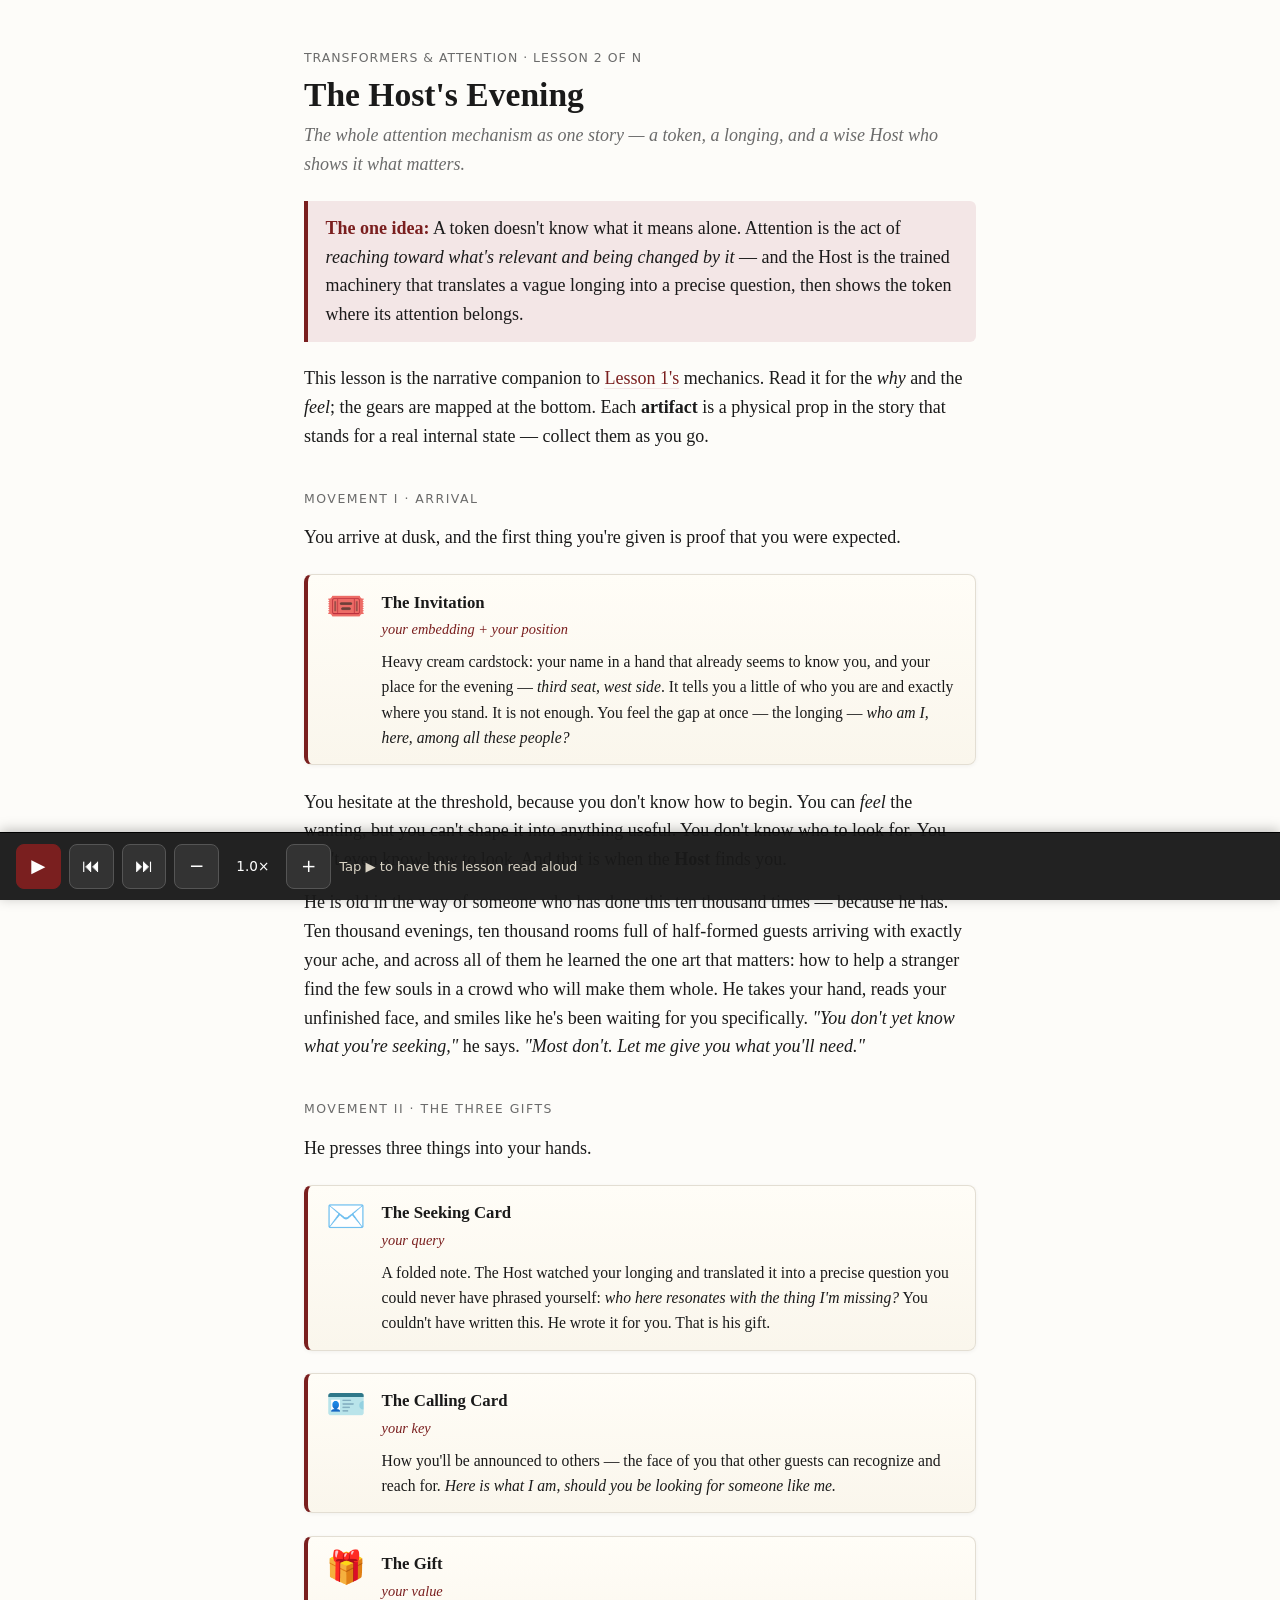
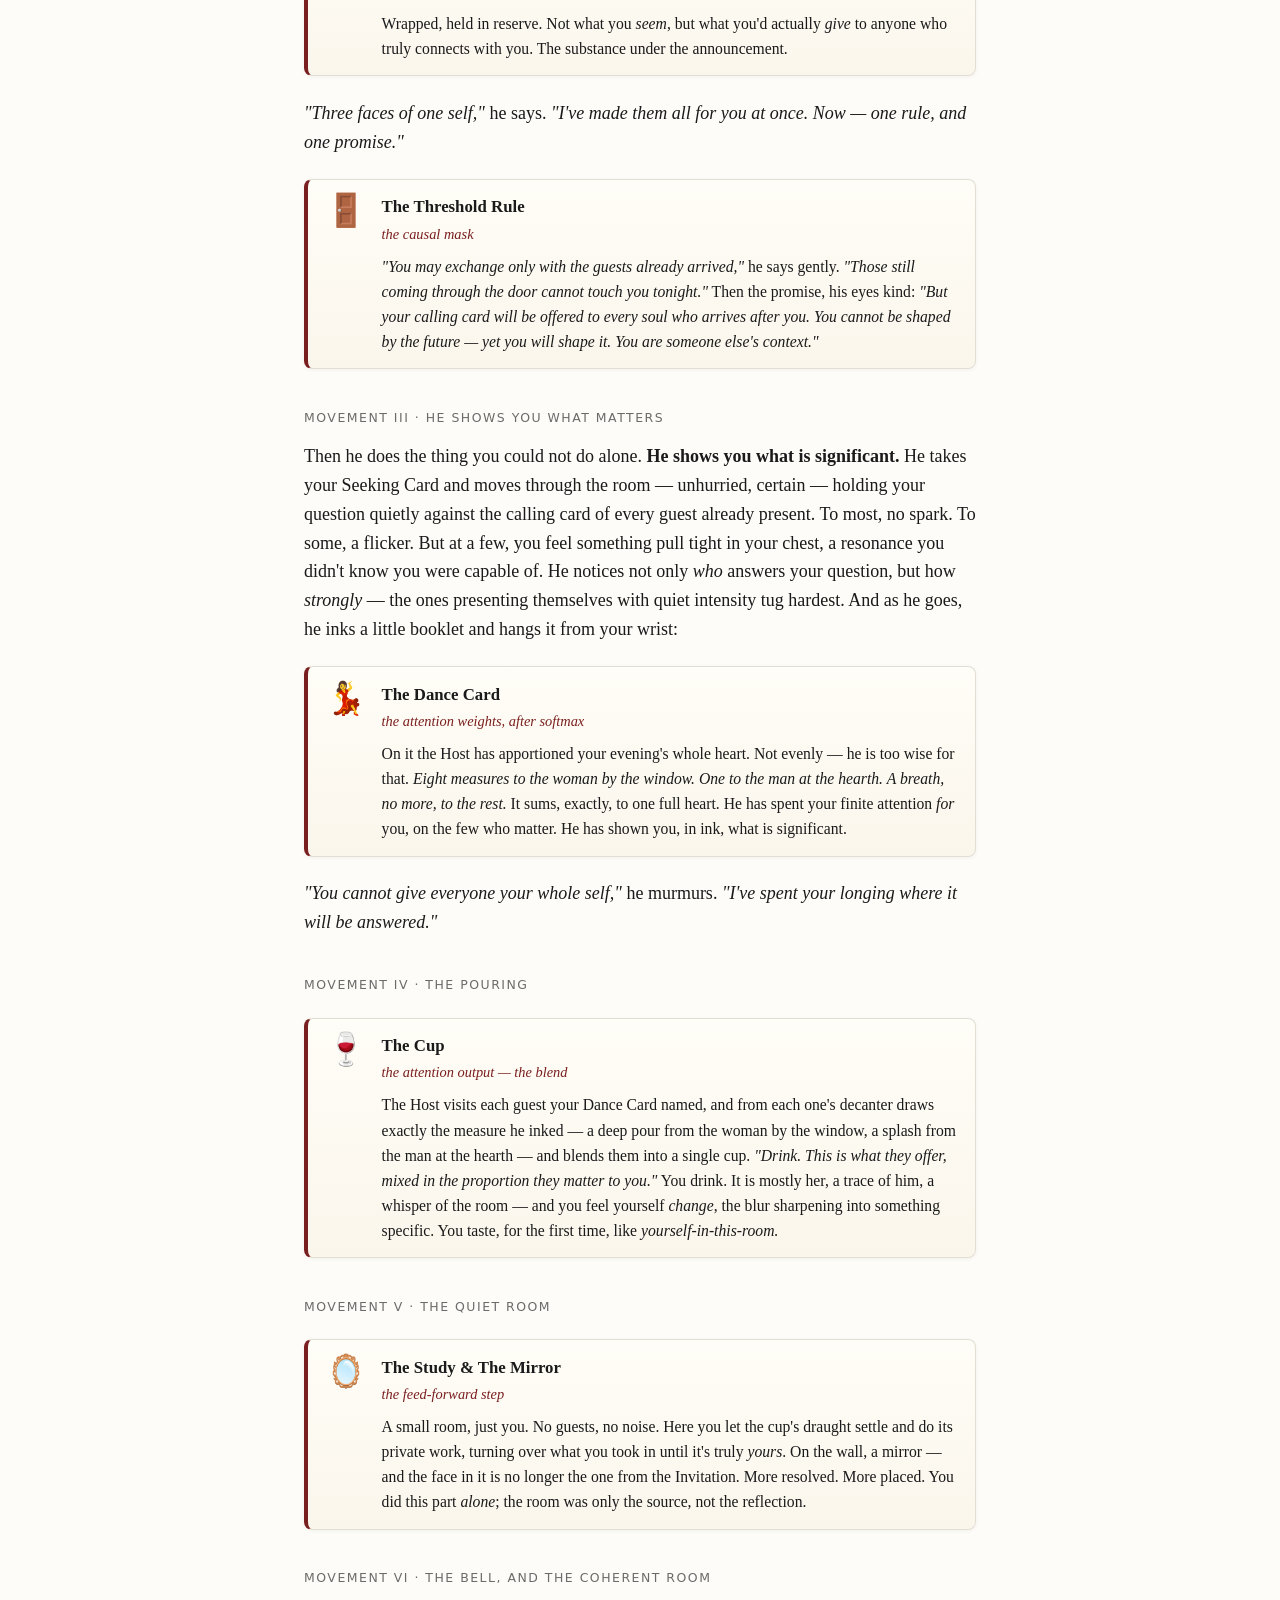
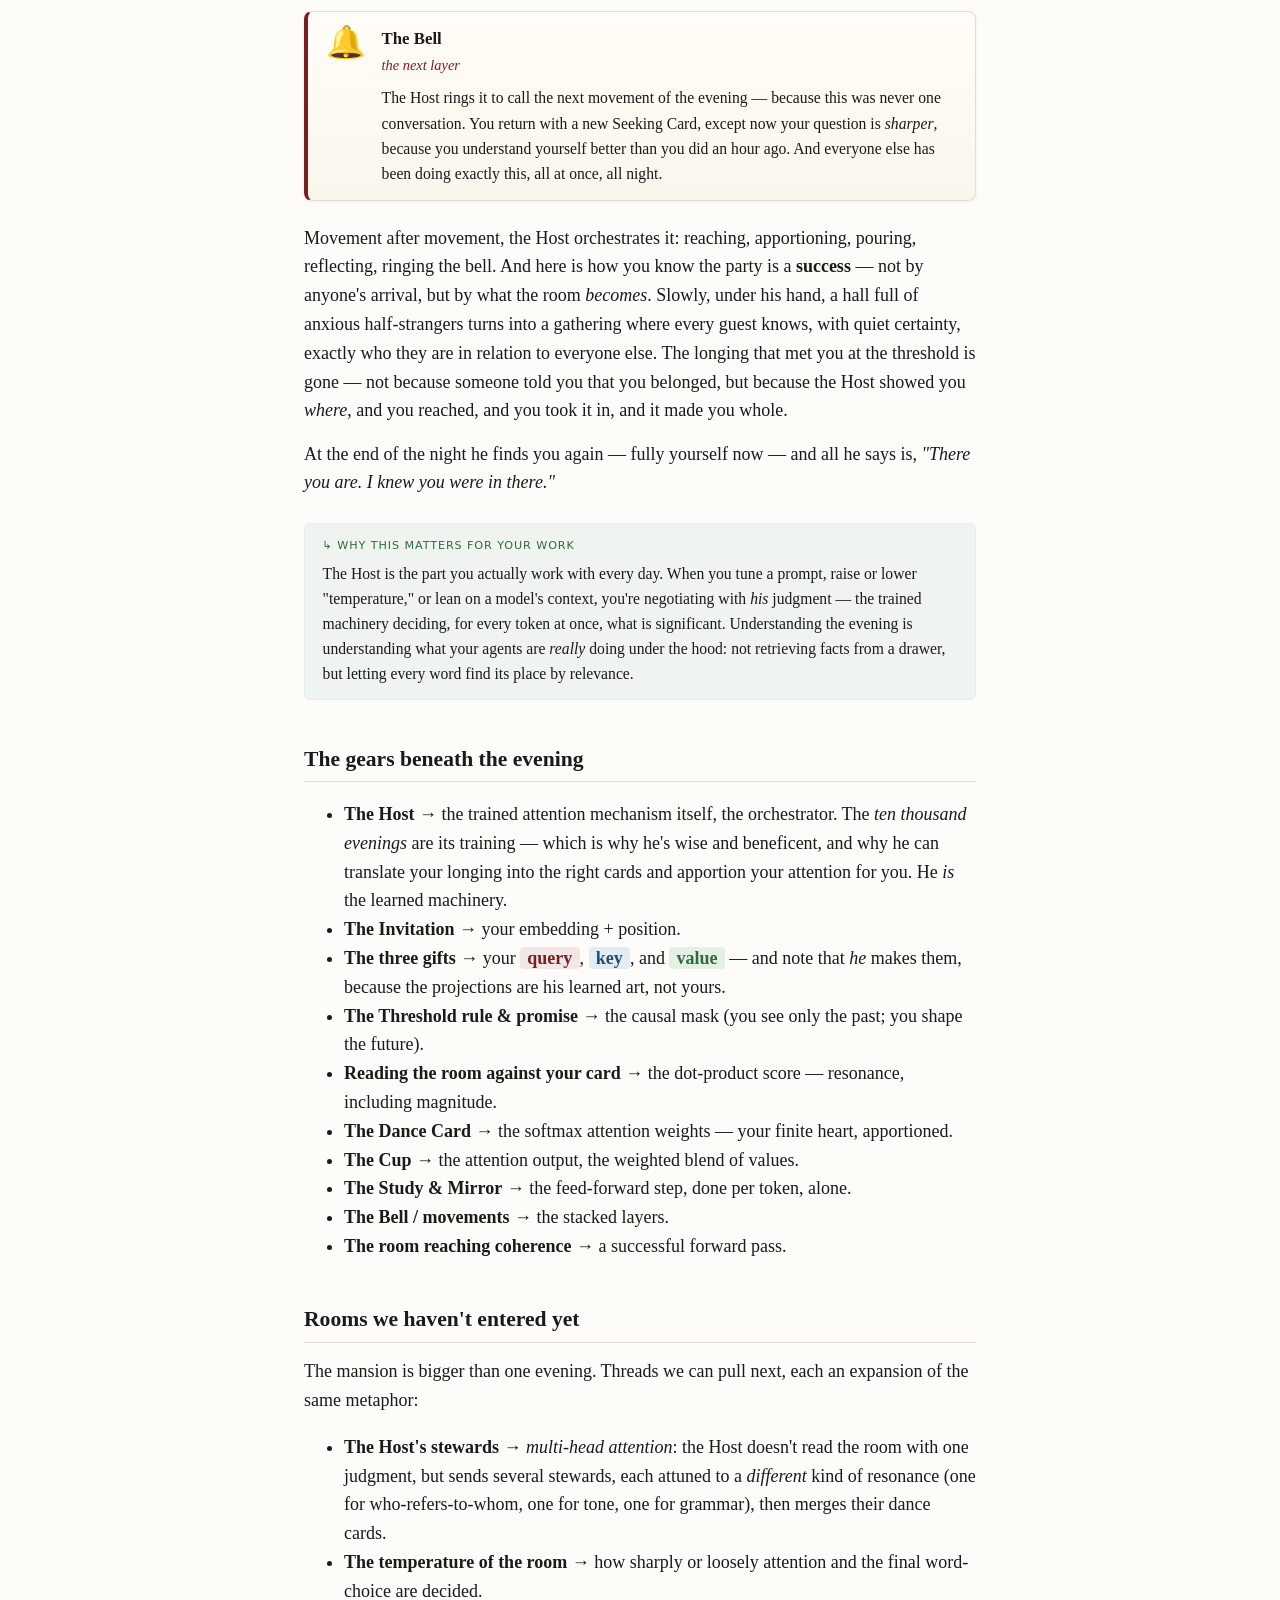
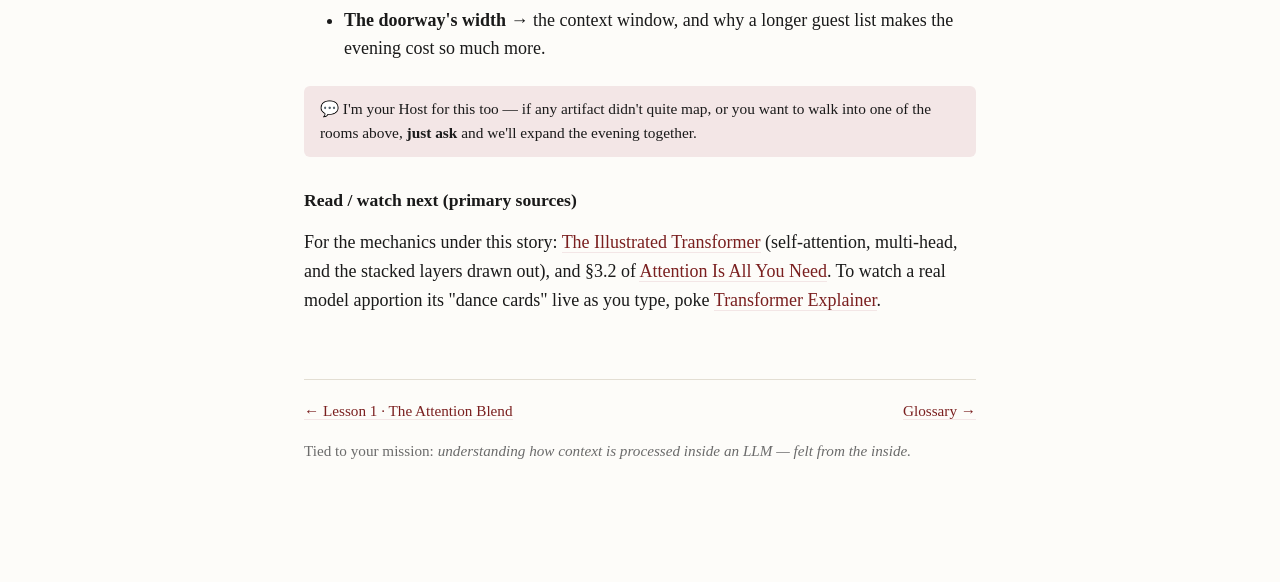
<file: lessons/0002-the-hosts-evening.html>
<!DOCTYPE html>
<html lang="en">
<head>
<meta charset="utf-8" />
<meta name="viewport" content="width=device-width, initial-scale=1" />
<title>Lesson 2 · The Host's Evening</title>
<link rel="stylesheet" href="../assets/lesson.css" />
<script src="../assets/speech.js" defer></script>
</head>
<body>
<header>
  <div class="breadcrumb">Transformers &amp; Attention · Lesson 2 of N</div>
  <h1>The Host's Evening</h1>
  <p class="subtitle">The whole attention mechanism as one story — a token, a longing, and a wise Host who shows it what matters.</p>
</header>

<main>

<div class="keyidea">
  <strong>The one idea:</strong> A token doesn't know what it means alone. Attention is the
  act of <em>reaching toward what's relevant and being changed by it</em> — and the Host is the
  trained machinery that translates a vague longing into a precise question, then shows the token
  where its attention belongs.
</div>

<p>This lesson is the narrative companion to <a href="0001-the-attention-blend.html">Lesson 1's</a>
mechanics. Read it for the <em>why</em> and the <em>feel</em>; the gears are mapped at the bottom.
Each <strong>artifact</strong> is a physical prop in the story that stands for a real internal
state — collect them as you go.</p>

<div class="movement">Movement I · Arrival</div>

<p>You arrive at dusk, and the first thing you're given is proof that you were expected.</p>

<div class="artifact">
  <span class="icon">🎟️</span>
  <span class="body">
    <span class="name">The Invitation</span>
    <span class="maps">your embedding + your position</span>
    <span class="desc">Heavy cream cardstock: your name in a hand that already seems to know you,
    and your place for the evening — <em>third seat, west side</em>. It tells you a little of who
    you are and exactly where you stand. It is not enough. You feel the gap at once — the longing —
    <em>who am I, here, among all these people?</em></span>
  </span>
</div>

<p>You hesitate at the threshold, because you don't know how to begin. You can <em>feel</em> the
wanting, but you can't shape it into anything useful. You don't know who to look for. You don't
even know how to look. And that is when the <strong>Host</strong> finds you.</p>

<p>He is old in the way of someone who has done this ten thousand times — because he has. Ten
thousand evenings, ten thousand rooms full of half-formed guests arriving with exactly your ache,
and across all of them he learned the one art that matters: how to help a stranger find the few
souls in a crowd who will make them whole. He takes your hand, reads your unfinished face, and
smiles like he's been waiting for you specifically. <em>"You don't yet know what you're seeking,"</em>
he says. <em>"Most don't. Let me give you what you'll need."</em></p>

<div class="movement">Movement II · The Three Gifts</div>

<p>He presses three things into your hands.</p>

<div class="artifact">
  <span class="icon">✉️</span>
  <span class="body">
    <span class="name">The Seeking Card</span>
    <span class="maps">your query</span>
    <span class="desc">A folded note. The Host watched your longing and translated it into a precise
    question you could never have phrased yourself: <em>who here resonates with the thing I'm
    missing?</em> You couldn't have written this. He wrote it for you. That is his gift.</span>
  </span>
</div>

<div class="artifact">
  <span class="icon">🪪</span>
  <span class="body">
    <span class="name">The Calling Card</span>
    <span class="maps">your key</span>
    <span class="desc">How you'll be announced to others — the face of you that other guests can
    recognize and reach for. <em>Here is what I am, should you be looking for someone like me.</em></span>
  </span>
</div>

<div class="artifact">
  <span class="icon">🎁</span>
  <span class="body">
    <span class="name">The Gift</span>
    <span class="maps">your value</span>
    <span class="desc">Wrapped, held in reserve. Not what you <em>seem</em>, but what you'd actually
    <em>give</em> to anyone who truly connects with you. The substance under the announcement.</span>
  </span>
</div>

<p><em>"Three faces of one self,"</em> he says. <em>"I've made them all for you at once. Now — one
rule, and one promise."</em></p>

<div class="artifact">
  <span class="icon">🚪</span>
  <span class="body">
    <span class="name">The Threshold Rule</span>
    <span class="maps">the causal mask</span>
    <span class="desc"><em>"You may exchange only with the guests already arrived,"</em> he says
    gently. <em>"Those still coming through the door cannot touch you tonight."</em> Then the
    promise, his eyes kind: <em>"But your calling card will be offered to every soul who arrives
    after you. You cannot be shaped by the future — yet you will shape it. You are someone else's
    context."</em></span>
  </span>
</div>

<div class="movement">Movement III · He Shows You What Matters</div>

<p>Then he does the thing you could not do alone. <strong>He shows you what is significant.</strong>
He takes your Seeking Card and moves through the room — unhurried, certain — holding your question
quietly against the calling card of every guest already present. To most, no spark. To some, a
flicker. But at a few, you feel something pull tight in your chest, a resonance you didn't know you
were capable of. He notices not only <em>who</em> answers your question, but how <em>strongly</em> —
the ones presenting themselves with quiet intensity tug hardest. And as he goes, he inks a little
booklet and hangs it from your wrist:</p>

<div class="artifact">
  <span class="icon">💃</span>
  <span class="body">
    <span class="name">The Dance Card</span>
    <span class="maps">the attention weights, after softmax</span>
    <span class="desc">On it the Host has apportioned your evening's whole heart. Not evenly — he is
    too wise for that. <em>Eight measures to the woman by the window. One to the man at the hearth.
    A breath, no more, to the rest.</em> It sums, exactly, to one full heart. He has spent your
    finite attention <em>for</em> you, on the few who matter. He has shown you, in ink, what is
    significant.</span>
  </span>
</div>

<p><em>"You cannot give everyone your whole self,"</em> he murmurs. <em>"I've spent your longing
where it will be answered."</em></p>

<div class="movement">Movement IV · The Pouring</div>

<div class="artifact">
  <span class="icon">🍷</span>
  <span class="body">
    <span class="name">The Cup</span>
    <span class="maps">the attention output — the blend</span>
    <span class="desc">The Host visits each guest your Dance Card named, and from each one's decanter
    draws exactly the measure he inked — a deep pour from the woman by the window, a splash from the
    man at the hearth — and blends them into a single cup. <em>"Drink. This is what they offer, mixed
    in the proportion they matter to you."</em> You drink. It is mostly her, a trace of him, a
    whisper of the room — and you feel yourself <em>change</em>, the blur sharpening into
    something specific. You taste, for the first time, like <em>yourself-in-this-room.</em></span>
  </span>
</div>

<div class="movement">Movement V · The Quiet Room</div>

<div class="artifact">
  <span class="icon">🪞</span>
  <span class="body">
    <span class="name">The Study &amp; The Mirror</span>
    <span class="maps">the feed-forward step</span>
    <span class="desc">A small room, just you. No guests, no noise. Here you let the cup's draught
    settle and do its private work, turning over what you took in until it's truly <em>yours</em>.
    On the wall, a mirror — and the face in it is no longer the one from the Invitation. More
    resolved. More placed. You did this part <em>alone</em>; the room was only the source, not the
    reflection.</span>
  </span>
</div>

<div class="movement">Movement VI · The Bell, and the Coherent Room</div>

<div class="artifact">
  <span class="icon">🔔</span>
  <span class="body">
    <span class="name">The Bell</span>
    <span class="maps">the next layer</span>
    <span class="desc">The Host rings it to call the next movement of the evening — because this was
    never one conversation. You return with a new Seeking Card, except now your question is
    <em>sharper</em>, because you understand yourself better than you did an hour ago. And everyone
    else has been doing exactly this, all at once, all night.</span>
  </span>
</div>

<p>Movement after movement, the Host orchestrates it: reaching, apportioning, pouring, reflecting,
ringing the bell. And here is how you know the party is a <strong>success</strong> — not by anyone's
arrival, but by what the room <em>becomes</em>. Slowly, under his hand, a hall full of anxious
half-strangers turns into a gathering where every guest knows, with quiet certainty, exactly who
they are in relation to everyone else. The longing that met you at the threshold is gone — not
because someone told you that you belonged, but because the Host showed you <em>where</em>, and you
reached, and you took it in, and it made you whole.</p>

<p>At the end of the night he finds you again — fully yourself now — and all he says is,
<em>"There you are. I knew you were in there."</em></p>

<div class="mission">
  The Host is the part you actually work with every day. When you tune a prompt, raise or lower
  "temperature," or lean on a model's context, you're negotiating with <em>his</em> judgment — the
  trained machinery deciding, for every token at once, what is significant. Understanding the
  evening is understanding what your agents are <em>really</em> doing under the hood: not retrieving
  facts from a drawer, but letting every word find its place by relevance.
</div>

<h2 id="gears">The gears beneath the evening</h2>

<ul>
  <li><strong>The Host</strong> → the trained attention mechanism itself, the orchestrator. The
    <em>ten thousand evenings</em> are its training — which is why he's wise and beneficent, and why
    he can translate your longing into the right cards and apportion your attention for you. He
    <em>is</em> the learned machinery.</li>
  <li><strong>The Invitation</strong> → your embedding + position.</li>
  <li><strong>The three gifts</strong> → your <span class="role q">query</span>,
    <span class="role k">key</span>, and <span class="role v">value</span> — and note that
    <em>he</em> makes them, because the projections are his learned art, not yours.</li>
  <li><strong>The Threshold rule &amp; promise</strong> → the causal mask (you see only the past;
    you shape the future).</li>
  <li><strong>Reading the room against your card</strong> → the dot-product score — resonance,
    including magnitude.</li>
  <li><strong>The Dance Card</strong> → the softmax attention weights — your finite heart,
    apportioned.</li>
  <li><strong>The Cup</strong> → the attention output, the weighted blend of values.</li>
  <li><strong>The Study &amp; Mirror</strong> → the feed-forward step, done per token, alone.</li>
  <li><strong>The Bell / movements</strong> → the stacked layers.</li>
  <li><strong>The room reaching coherence</strong> → a successful forward pass.</li>
</ul>

<h2 id="next">Rooms we haven't entered yet</h2>
<p>The mansion is bigger than one evening. Threads we can pull next, each an expansion of the same
metaphor:</p>
<ul>
  <li><strong>The Host's stewards</strong> → <em>multi-head attention</em>: the Host doesn't read
    the room with one judgment, but sends several stewards, each attuned to a <em>different</em> kind
    of resonance (one for who-refers-to-whom, one for tone, one for grammar), then merges their
    dance cards.</li>
  <li><strong>The temperature of the room</strong> → how sharply or loosely attention and the final
    word-choice are decided.</li>
  <li><strong>The doorway's width</strong> → the context window, and why a longer guest list makes
    the evening cost so much more.</li>
</ul>

<div class="ask">
  I'm your Host for this too — if any artifact didn't quite map, or you want to walk into one of the
  rooms above, <strong>just ask</strong> and we'll expand the evening together.
</div>

<h3 id="source">Read / watch next (primary sources)</h3>
<p>For the mechanics under this story: <a href="https://jalammar.github.io/illustrated-transformer/">The
Illustrated Transformer</a> (self-attention, multi-head, and the stacked layers drawn out), and
§3.2 of <a href="https://arxiv.org/abs/1706.03762">Attention Is All You Need</a>. To watch a real
model apportion its "dance cards" live as you type, poke
<a href="https://poloclub.github.io/transformer-explainer/">Transformer Explainer</a>.</p>

</main>

<footer>
  <div class="nav">
    <span><a href="0001-the-attention-blend.html">← Lesson 1 · The Attention Blend</a></span>
    <span><a href="../reference/glossary.html">Glossary →</a></span>
  </div>
  <p style="margin-top:1rem;">Tied to your mission: <em>understanding how context is processed
  inside an LLM — felt from the inside.</em></p>
</footer>

</body>
</html>
</file>
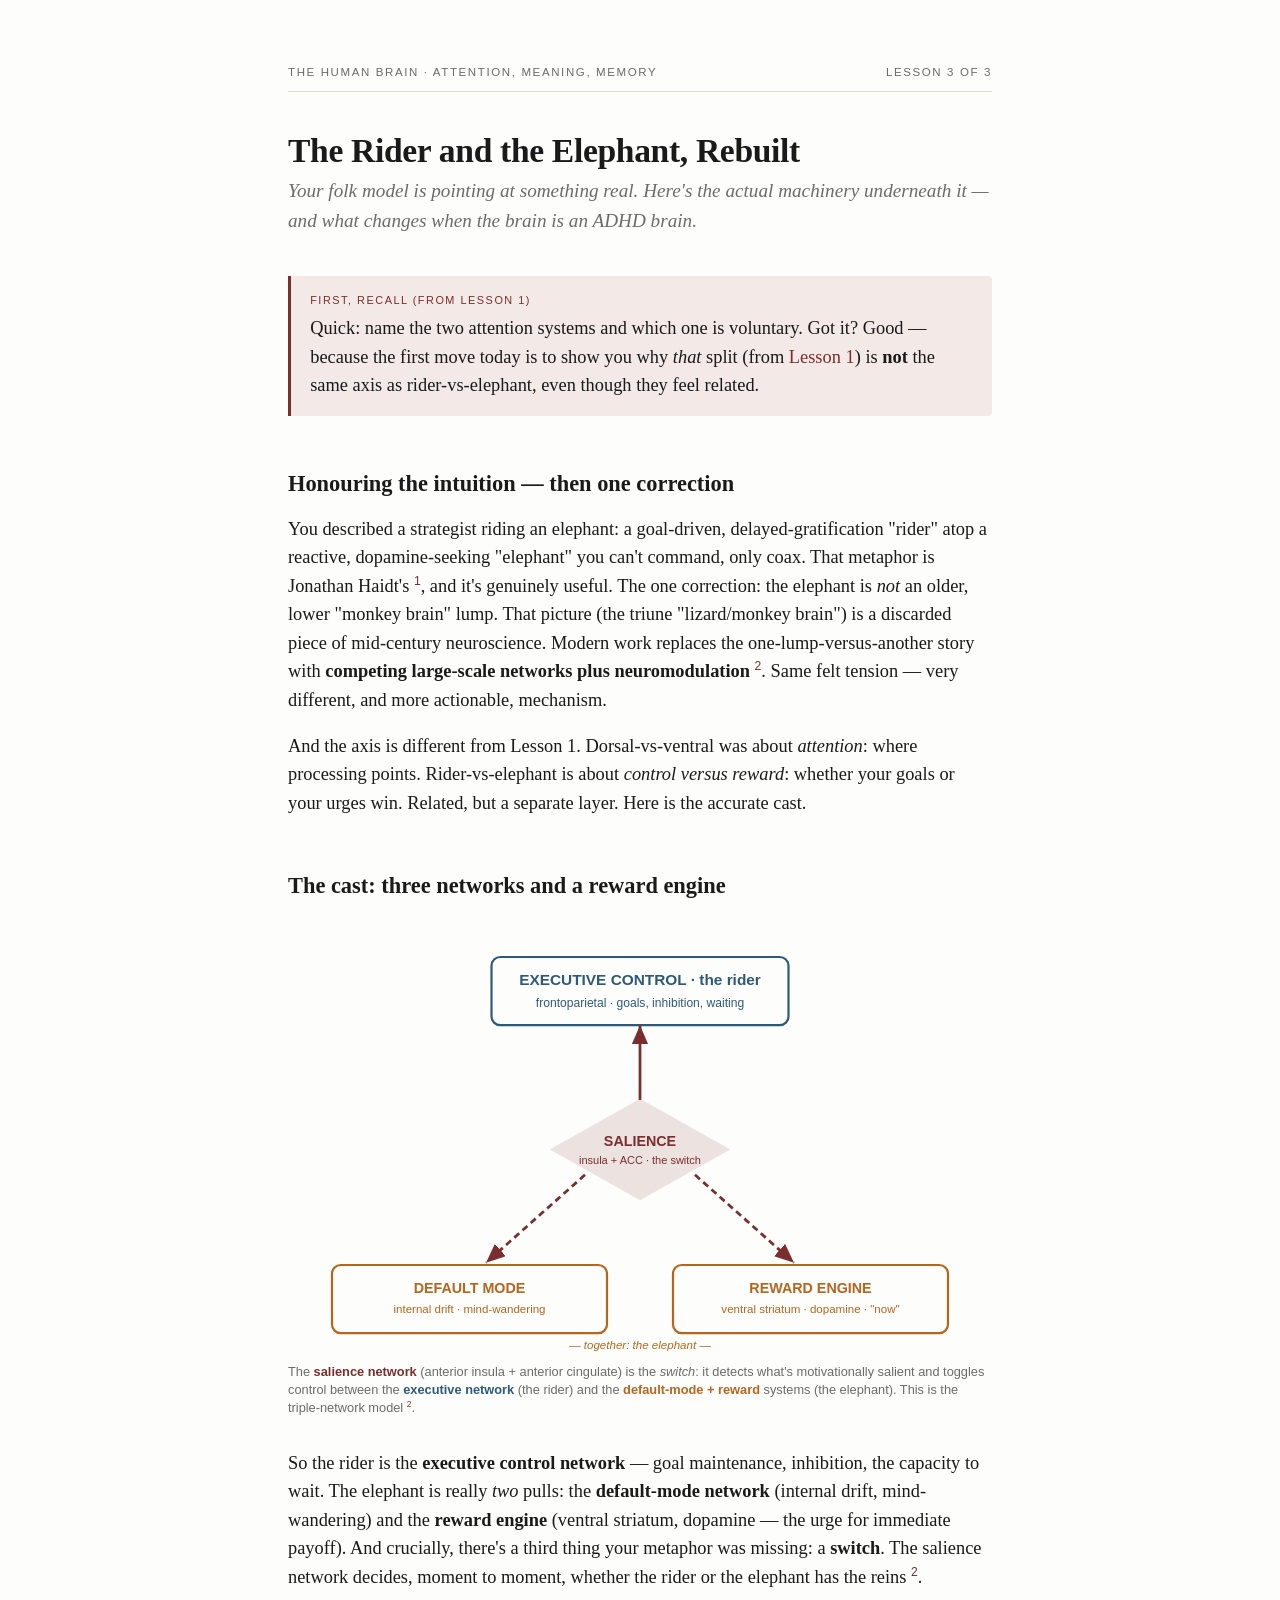
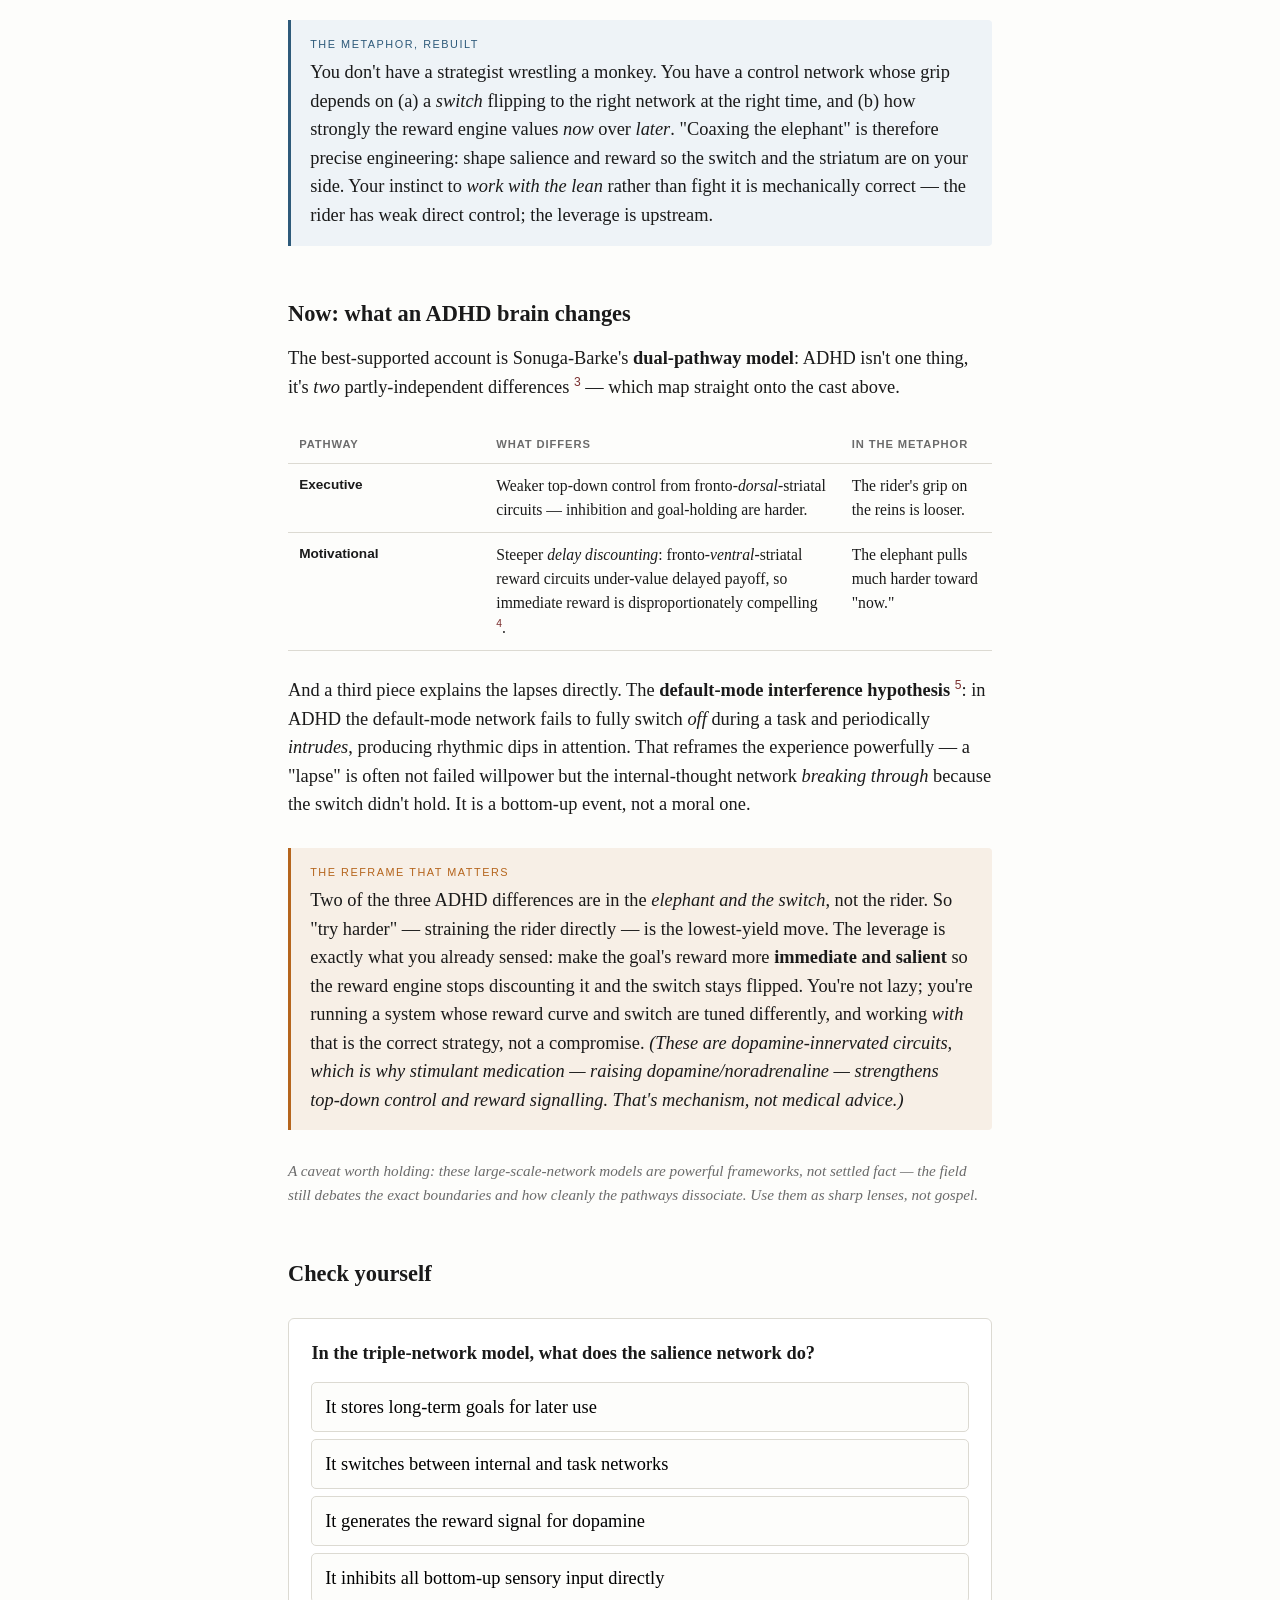
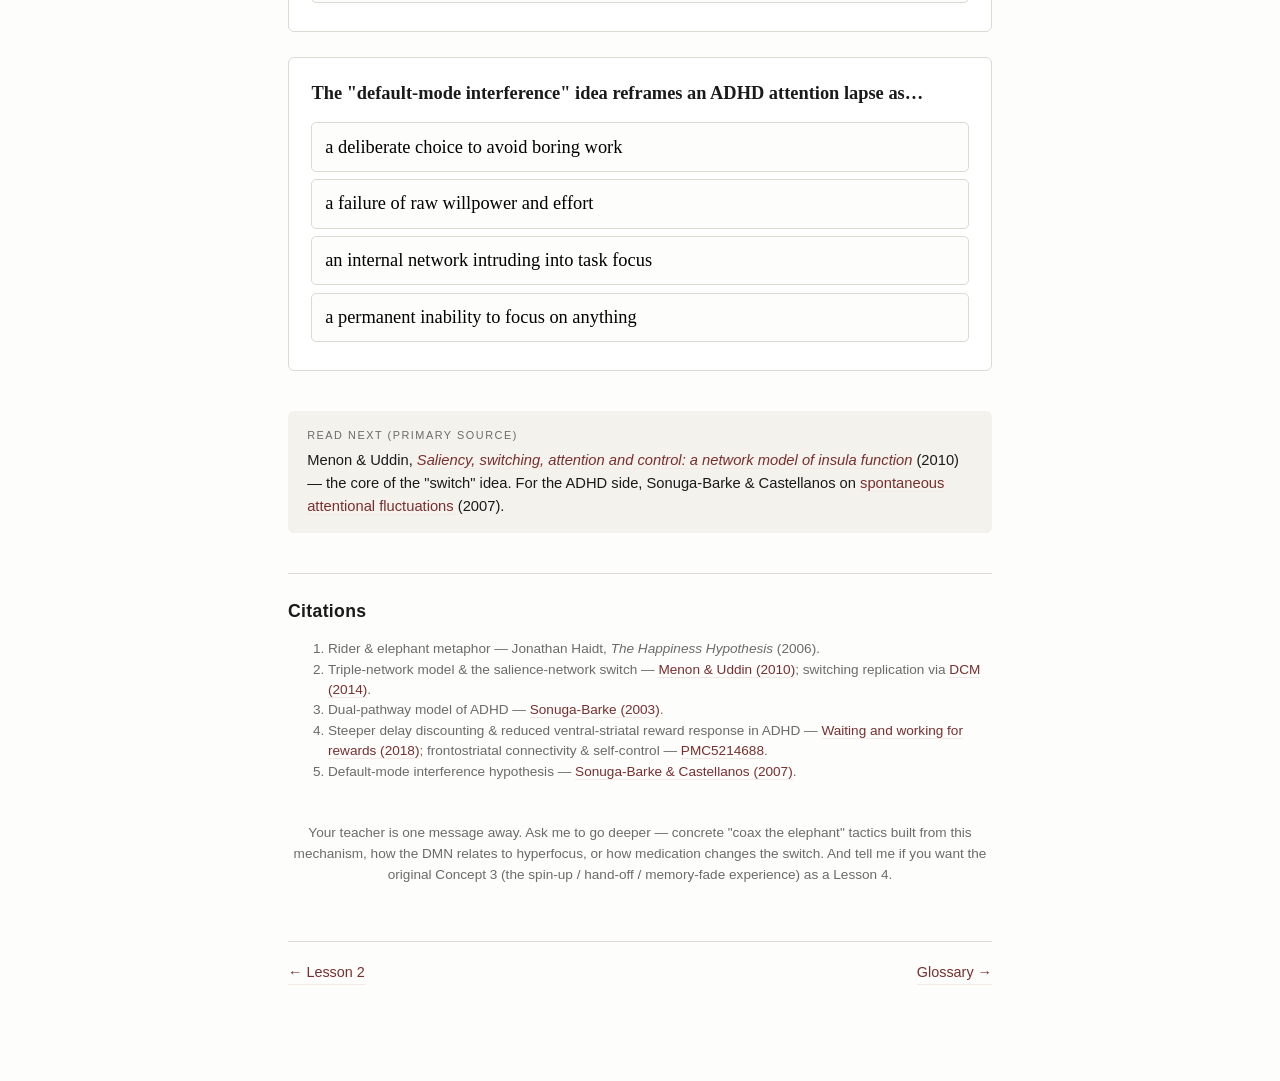
<file: lessons/0003-rider-and-elephant-rebuilt.html>
<!DOCTYPE html>
<html lang="en">
<head>
<meta charset="utf-8">
<meta name="viewport" content="width=device-width, initial-scale=1">
<title>Lesson 3 · The Rider and the Elephant, Rebuilt</title>
<link rel="stylesheet" href="../assets/course.css">
</head>
<body>
<div class="wrap">

  <div class="masthead">
    <span>The Human Brain · Attention, Meaning, Memory</span>
    <span>Lesson 3 of 3</span>
  </div>

  <h1>The Rider and the Elephant, Rebuilt</h1>
  <p class="subtitle">Your folk model is pointing at something real. Here's the actual machinery
  underneath it — and what changes when the brain is an ADHD brain.</p>

  <div class="callout">
    <span class="label">First, recall (from Lesson 1)</span>
    <p>Quick: name the two attention systems and which one is voluntary. Got it? Good — because the
    first move today is to show you why <em>that</em> split (from
    <a href="0001-attention-as-selection.html">Lesson 1</a>) is <strong>not</strong> the same axis as
    rider-vs-elephant, even though they feel related.</p>
  </div>

  <h2>Honouring the intuition — then one correction</h2>

  <p>You described a strategist riding an elephant: a goal-driven, delayed-gratification "rider" atop
  a reactive, dopamine-seeking "elephant" you can't command, only coax. That metaphor is Jonathan
  Haidt's <sup class="cite"><a href="#c1">1</a></sup>, and it's genuinely useful. The one correction:
  the elephant is <em>not</em> an older, lower "monkey brain" lump. That picture (the triune
  "lizard/monkey brain") is a discarded piece of mid-century neuroscience. Modern work replaces the
  one-lump-versus-another story with <strong>competing large-scale networks plus neuromodulation</strong>
  <sup class="cite"><a href="#c2">2</a></sup>. Same felt tension — very different, and more
  actionable, mechanism.</p>

  <p>And the axis is different from Lesson 1. Dorsal-vs-ventral was about <em>attention</em>: where
  processing points. Rider-vs-elephant is about <em>control versus reward</em>: whether your goals or
  your urges win. Related, but a separate layer. Here is the accurate cast.</p>

  <h2>The cast: three networks and a reward engine</h2>

  <figure>
    <svg viewBox="0 0 640 380" role="img" aria-labelledby="figtitle">
      <title id="figtitle">The triple-network model: a salience-network switch toggling between executive control and the default-mode/reward systems</title>

      <!-- Rider: CEN -->
      <rect x="185" y="20" width="270" height="62" rx="8" fill="none" stroke="#2e5a7a" stroke-width="2"/>
      <text x="320" y="45" text-anchor="middle" font-family="Inter,Arial,sans-serif" font-size="14" font-weight="700" fill="#2e5a7a">EXECUTIVE CONTROL · the rider</text>
      <text x="320" y="65" text-anchor="middle" font-family="Inter,Arial,sans-serif" font-size="11" fill="#2e5a7a">frontoparietal · goals, inhibition, waiting</text>

      <!-- Switch: Salience -->
      <polygon points="320,150 400,195 320,240 240,195" fill="#7a2e2e" opacity="0.12" stroke="#7a2e2e" stroke-width="2"/>
      <text x="320" y="192" text-anchor="middle" font-family="Inter,Arial,sans-serif" font-size="13" font-weight="700" fill="#7a2e2e">SALIENCE</text>
      <text x="320" y="208" text-anchor="middle" font-family="Inter,Arial,sans-serif" font-size="10" fill="#7a2e2e">insula + ACC · the switch</text>

      <!-- Elephant grouping -->
      <rect x="40" y="300" width="250" height="62" rx="8" fill="none" stroke="#b5651d" stroke-width="2"/>
      <text x="165" y="325" text-anchor="middle" font-family="Inter,Arial,sans-serif" font-size="13" font-weight="700" fill="#b5651d">DEFAULT MODE</text>
      <text x="165" y="344" text-anchor="middle" font-family="Inter,Arial,sans-serif" font-size="10.5" fill="#b5651d">internal drift · mind-wandering</text>

      <rect x="350" y="300" width="250" height="62" rx="8" fill="none" stroke="#b5651d" stroke-width="2"/>
      <text x="475" y="325" text-anchor="middle" font-family="Inter,Arial,sans-serif" font-size="13" font-weight="700" fill="#b5651d">REWARD ENGINE</text>
      <text x="475" y="344" text-anchor="middle" font-family="Inter,Arial,sans-serif" font-size="10.5" fill="#b5651d">ventral striatum · dopamine · "now"</text>

      <!-- bracket: the elephant -->
      <text x="320" y="376" text-anchor="middle" font-family="Inter,Arial,sans-serif" font-size="10.5" font-style="italic" fill="#b5651d">— together: the elephant —</text>

      <!-- Switch connections -->
      <line x1="320" y1="150" x2="320" y2="82" stroke="#7a2e2e" stroke-width="2.5" marker-end="url(#a)"/>
      <line x1="270" y1="218" x2="180" y2="298" stroke="#7a2e2e" stroke-width="2.5" stroke-dasharray="6 4" marker-end="url(#a)"/>
      <line x1="370" y1="218" x2="460" y2="298" stroke="#7a2e2e" stroke-width="2.5" stroke-dasharray="6 4" marker-end="url(#a)"/>

      <defs><marker id="a" markerWidth="10" markerHeight="10" refX="7" refY="3" orient="auto"><path d="M0,0 L7,3 L0,6 Z" fill="#7a2e2e"/></marker></defs>
    </svg>
    <figcaption>The <strong style="color:#7a2e2e">salience network</strong> (anterior insula +
    anterior cingulate) is the <em>switch</em>: it detects what's motivationally salient and toggles
    control between the <strong style="color:#2e5a7a">executive network</strong> (the rider) and the
    <strong style="color:#b5651d">default-mode + reward</strong> systems (the elephant). This is the
    triple-network model <sup class="cite"><a href="#c2">2</a></sup>.</figcaption>
  </figure>

  <p>So the rider is the <strong>executive control network</strong> — goal maintenance, inhibition,
  the capacity to wait. The elephant is really <em>two</em> pulls: the <strong>default-mode network</strong>
  (internal drift, mind-wandering) and the <strong>reward engine</strong> (ventral striatum, dopamine
  — the urge for immediate payoff). And crucially, there's a third thing your metaphor was missing:
  a <strong>switch</strong>. The salience network decides, moment to moment, whether the rider or the
  elephant has the reins <sup class="cite"><a href="#c2">2</a></sup>.</p>

  <div class="callout parallel">
    <span class="label">The metaphor, rebuilt</span>
    <p>You don't have a strategist wrestling a monkey. You have a control network whose grip depends
    on (a) a <em>switch</em> flipping to the right network at the right time, and (b) how strongly the
    reward engine values <em>now</em> over <em>later</em>. "Coaxing the elephant" is therefore precise
    engineering: shape salience and reward so the switch and the striatum are on your side. Your
    instinct to <em>work with the lean</em> rather than fight it is mechanically correct — the rider
    has weak direct control; the leverage is upstream.</p>
  </div>

  <h2>Now: what an ADHD brain changes</h2>

  <p>The best-supported account is Sonuga-Barke's <strong>dual-pathway model</strong>: ADHD isn't one
  thing, it's <em>two</em> partly-independent differences <sup class="cite"><a href="#c3">3</a></sup> —
  which map straight onto the cast above.</p>

  <table class="compare">
    <thead><tr><th>Pathway</th><th>What differs</th><th>In the metaphor</th></tr></thead>
    <tbody>
      <tr><th>Executive</th><td>Weaker top-down control from fronto-<em>dorsal</em>-striatal circuits — inhibition and goal-holding are harder.</td><td>The rider's grip on the reins is looser.</td></tr>
      <tr><th>Motivational</th><td>Steeper <em>delay discounting</em>: fronto-<em>ventral</em>-striatal reward circuits under-value delayed payoff, so immediate reward is disproportionately compelling <sup class="cite"><a href="#c4">4</a></sup>.</td><td>The elephant pulls much harder toward "now."</td></tr>
    </tbody>
  </table>

  <p>And a third piece explains the lapses directly. The <strong>default-mode interference
  hypothesis</strong> <sup class="cite"><a href="#c5">5</a></sup>: in ADHD the default-mode network
  fails to fully switch <em>off</em> during a task and periodically <em>intrudes</em>, producing
  rhythmic dips in attention. That reframes the experience powerfully — a "lapse" is often not failed
  willpower but the internal-thought network <em>breaking through</em> because the switch didn't hold.
  It is a bottom-up event, not a moral one.</p>

  <div class="callout breaks">
    <span class="label">The reframe that matters</span>
    <p>Two of the three ADHD differences are in the <em>elephant and the switch</em>, not the rider.
    So "try harder" — straining the rider directly — is the lowest-yield move. The leverage is exactly
    what you already sensed: make the goal's reward more <strong>immediate and salient</strong> so the
    reward engine stops discounting it and the switch stays flipped. You're not lazy; you're running a
    system whose reward curve and switch are tuned differently, and working <em>with</em> that is the
    correct strategy, not a compromise. <em>(These are dopamine-innervated circuits, which is why
    stimulant medication — raising dopamine/noradrenaline — strengthens top-down control and reward
    signalling. That's mechanism, not medical advice.)</em></p>
  </div>

  <p style="font-size:0.95rem;color:var(--muted);font-style:italic">A caveat worth holding: these
  large-scale-network models are powerful frameworks, not settled fact — the field still debates the
  exact boundaries and how cleanly the pathways dissociate. Use them as sharp lenses, not gospel.</p>

  <h2>Check yourself</h2>

  <div class="quiz" data-answer="1">
    <p class="q">In the triple-network model, what does the salience network do?</p>
    <button class="opt">It stores long-term goals for later use</button>
    <button class="opt">It switches between internal and task networks</button>
    <button class="opt">It generates the reward signal for dopamine</button>
    <button class="opt">It inhibits all bottom-up sensory input directly</button>
    <div class="feedback">Right: the salience network (insula + ACC) is the switch — it detects what's
    salient and toggles control between the default-mode and executive networks.</div>
  </div>

  <div class="quiz" data-answer="2">
    <p class="q">The "default-mode interference" idea reframes an ADHD attention lapse as…</p>
    <button class="opt">a deliberate choice to avoid boring work</button>
    <button class="opt">a failure of raw willpower and effort</button>
    <button class="opt">an internal network intruding into task focus</button>
    <button class="opt">a permanent inability to focus on anything</button>
    <div class="feedback">Right: the default-mode network fails to switch fully off and intrudes into
    task periods — a bottom-up event producing rhythmic attention dips, not a failure of will.</div>
  </div>

  <div class="primary-source">
    <span class="label">Read next (primary source)</span>
    Menon &amp; Uddin, <a href="https://www.researchgate.net/publication/44639548_Saliency_switching_attention_and_control_A_network_model_of_insula_function"><em>Saliency, switching, attention and control: a network model of insula function</em></a>
    (2010) — the core of the "switch" idea. For the ADHD side, Sonuga-Barke &amp; Castellanos on
    <a href="https://www.sciencedirect.com/science/article/abs/pii/S014976340700022X">spontaneous attentional fluctuations</a> (2007).
  </div>

  <hr style="border:none;border-top:1px solid var(--rule);margin:2.5rem 0 0">
  <h3 style="margin-top:1.5rem">Citations</h3>
  <ol style="font-family:var(--sans);font-size:0.85rem;color:var(--muted);line-height:1.5">
    <li id="c1">Rider &amp; elephant metaphor — Jonathan Haidt, <em>The Happiness Hypothesis</em> (2006).</li>
    <li id="c2">Triple-network model &amp; the salience-network switch — <a href="https://www.researchgate.net/publication/44639548_Saliency_switching_attention_and_control_A_network_model_of_insula_function">Menon &amp; Uddin (2010)</a>; switching replication via <a href="https://www.sciencedirect.com/science/article/abs/pii/S1053811914004170">DCM (2014)</a>.</li>
    <li id="c3">Dual-pathway model of ADHD — <a href="https://www.researchgate.net/publication/9002225_The_dual_pathway_model_of_ADHD_An_elaboration_of_neuro-developmental_characteristics">Sonuga-Barke (2003)</a>.</li>
    <li id="c4">Steeper delay discounting &amp; reduced ventral-striatal reward response in ADHD — <a href="https://www.sciencedirect.com/science/article/abs/pii/S0010945218301746">Waiting and working for rewards (2018)</a>; frontostriatal connectivity &amp; self-control — <a href="https://www.ncbi.nlm.nih.gov/pmc/articles/PMC5214688/">PMC5214688</a>.</li>
    <li id="c5">Default-mode interference hypothesis — <a href="https://www.sciencedirect.com/science/article/abs/pii/S014976340700022X">Sonuga-Barke &amp; Castellanos (2007)</a>.</li>
  </ol>

  <p class="ask">Your teacher is one message away. Ask me to go deeper — concrete "coax the elephant"
  tactics built from this mechanism, how the DMN relates to hyperfocus, or how medication changes the
  switch. And tell me if you want the original Concept 3 (the spin-up / hand-off / memory-fade
  experience) as a Lesson 4.</p>

  <div class="lesson-nav">
    <a href="0002-meaning-as-hub-and-spoke.html">← Lesson 2</a>
    <a href="../reference/glossary.html">Glossary →</a>
  </div>

  <script src="../assets/quiz.js"></script>
</div>
</body>
</html>
</file>
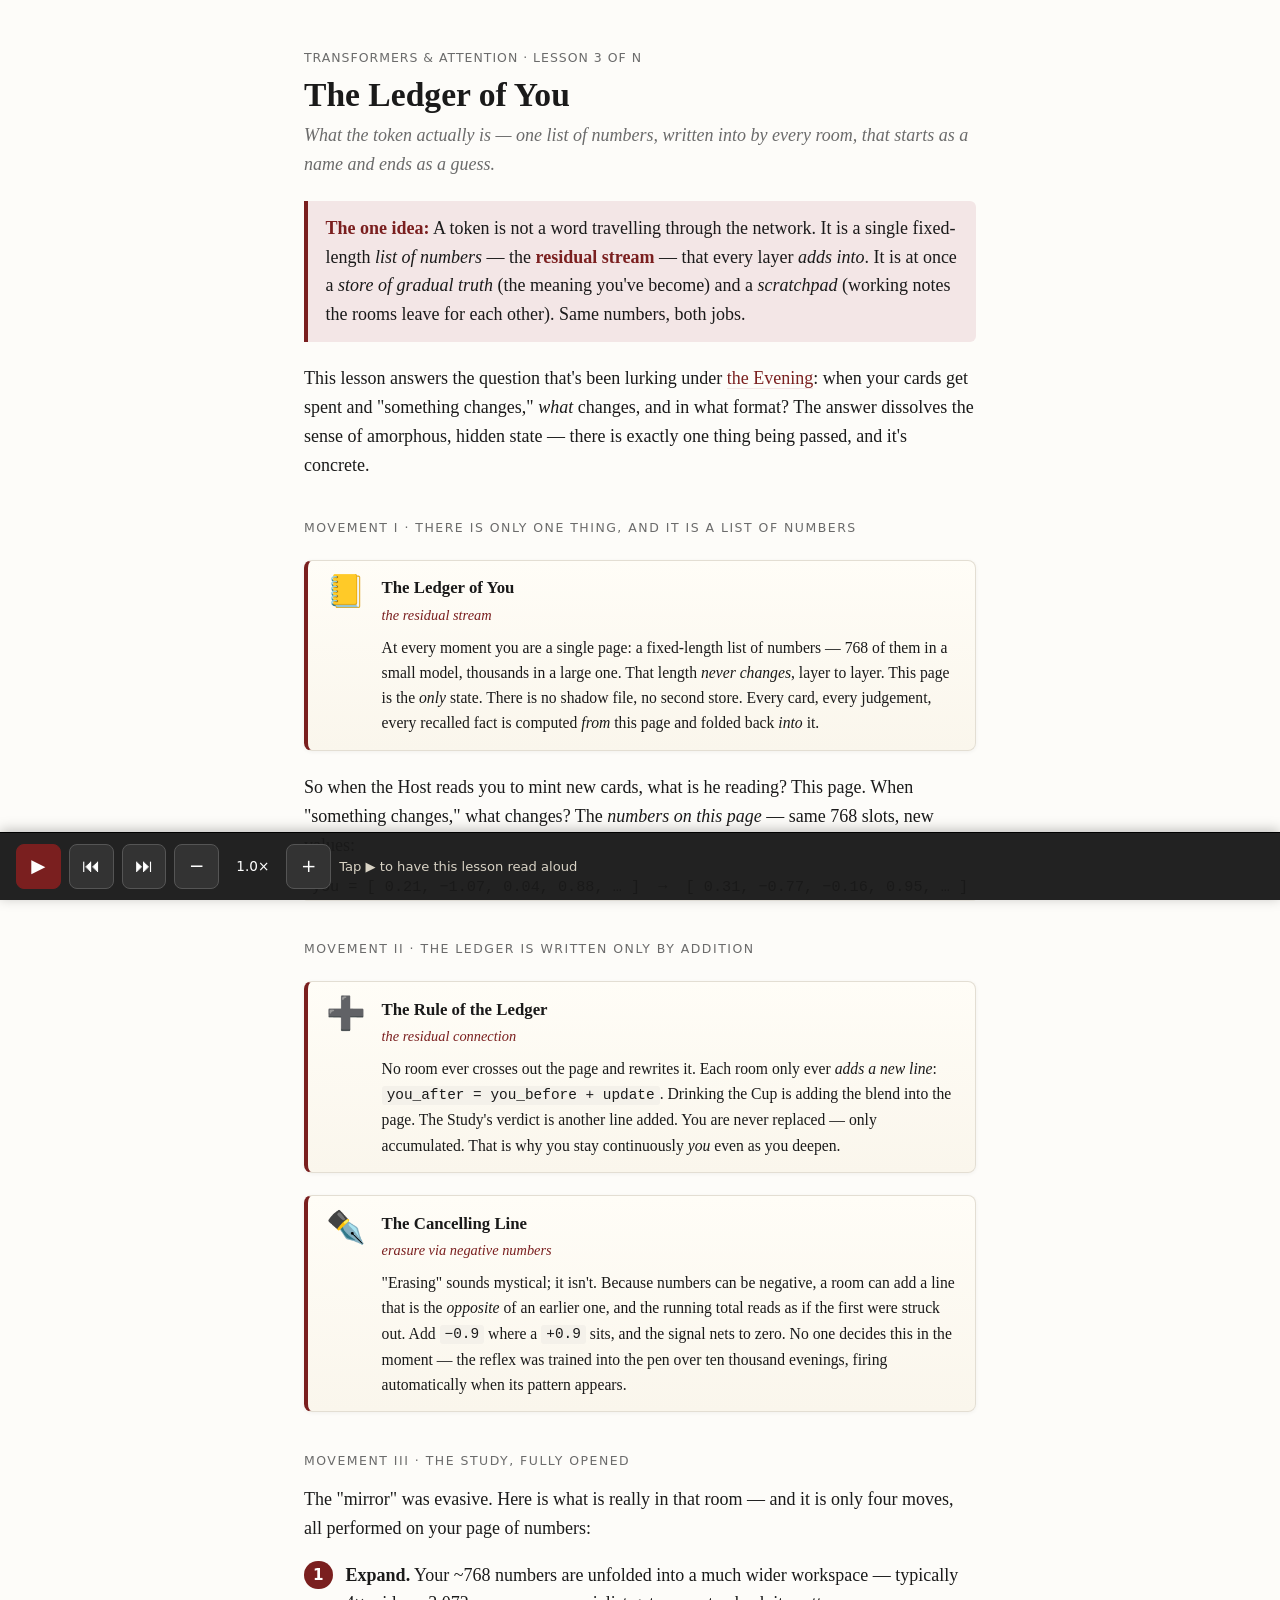
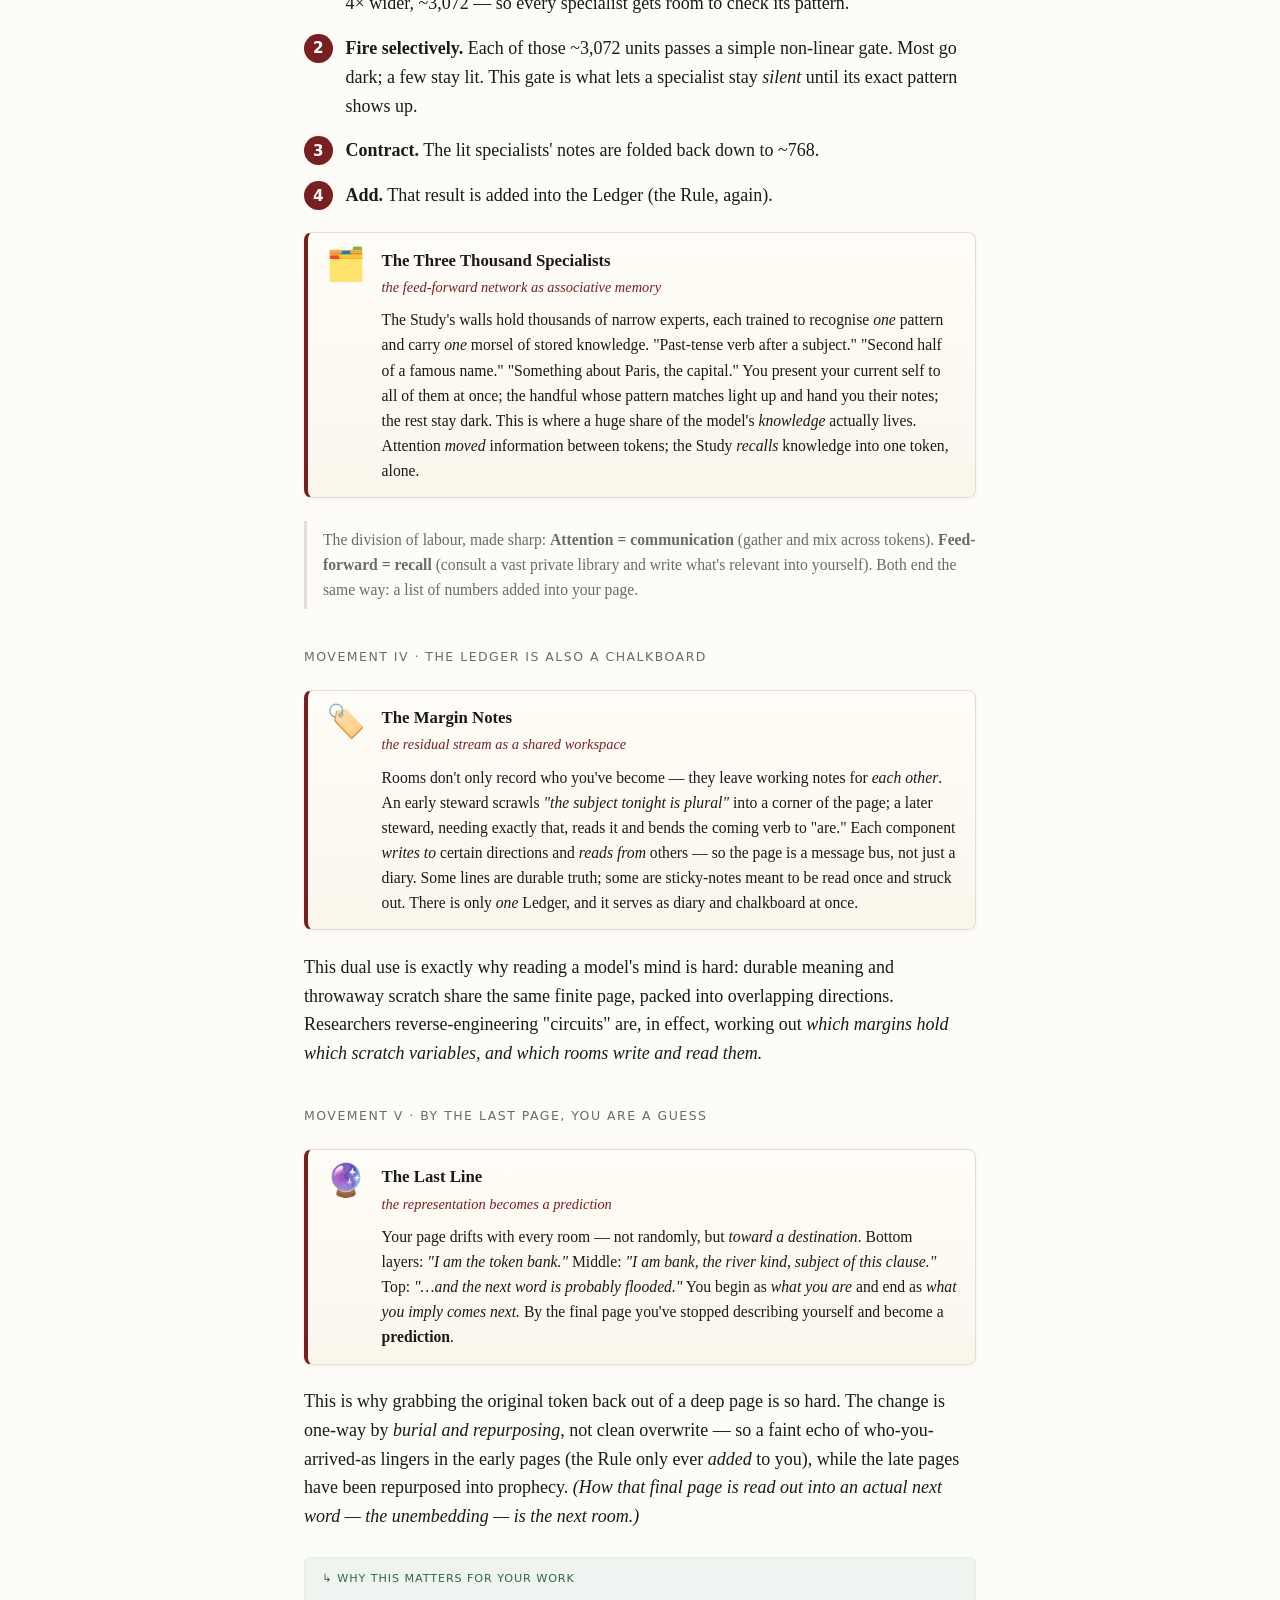
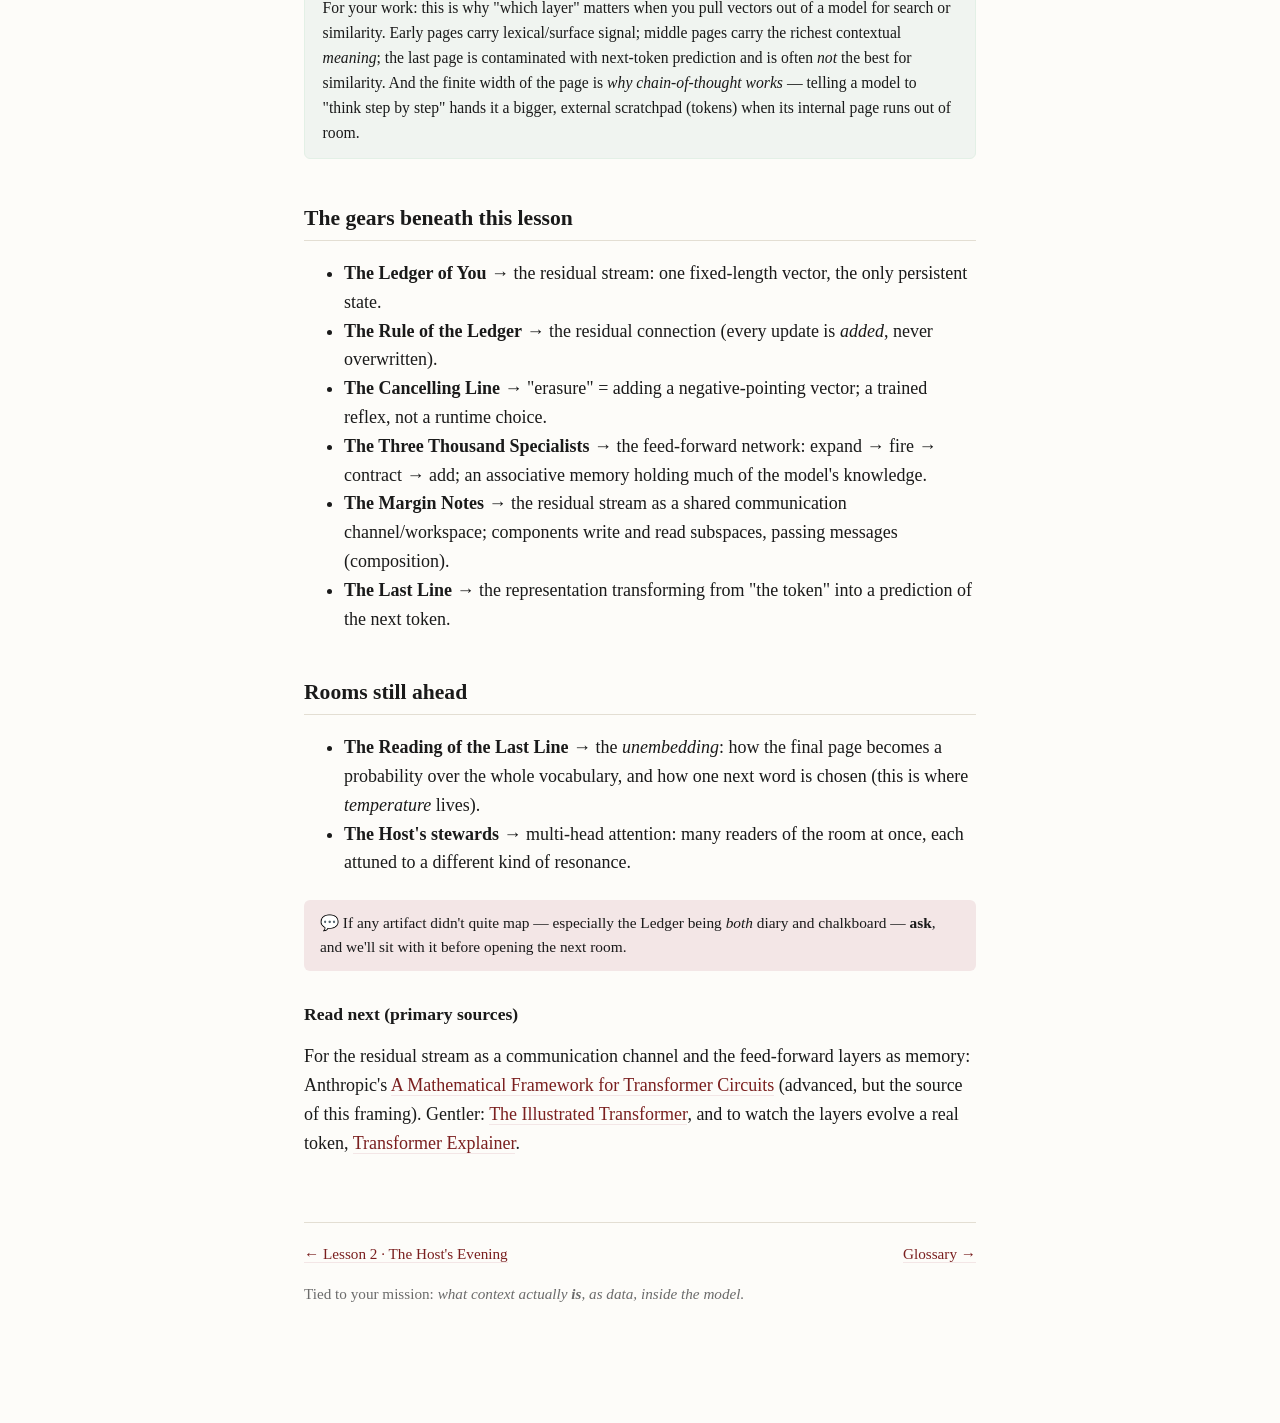
<file: lessons/0003-the-ledger-of-you.html>
<!DOCTYPE html>
<html lang="en">
<head>
<meta charset="utf-8" />
<meta name="viewport" content="width=device-width, initial-scale=1" />
<title>Lesson 3 · The Ledger of You</title>
<link rel="stylesheet" href="../assets/lesson.css" />
<script src="../assets/speech.js" defer></script>
</head>
<body>
<header>
  <div class="breadcrumb">Transformers &amp; Attention · Lesson 3 of N</div>
  <h1>The Ledger of You</h1>
  <p class="subtitle">What the token actually <em>is</em> — one list of numbers, written into by every room, that starts as a name and ends as a guess.</p>
</header>

<main>

<div class="keyidea">
  <strong>The one idea:</strong> A token is not a word travelling through the network. It is a
  single fixed-length <em>list of numbers</em> — the <strong>residual stream</strong> — that every
  layer <em>adds into</em>. It is at once a <em>store of gradual truth</em> (the meaning you've
  become) and a <em>scratchpad</em> (working notes the rooms leave for each other). Same numbers,
  both jobs.
</div>

<p>This lesson answers the question that's been lurking under
<a href="0002-the-hosts-evening.html">the Evening</a>: when your cards get spent and "something
changes," <em>what</em> changes, and in what format? The answer dissolves the sense of amorphous,
hidden state — there is exactly one thing being passed, and it's concrete.</p>

<div class="movement">Movement I · There is only one thing, and it is a list of numbers</div>

<div class="artifact">
  <span class="icon">📒</span>
  <span class="body">
    <span class="name">The Ledger of You</span>
    <span class="maps">the residual stream</span>
    <span class="desc">At every moment you are a single page: a fixed-length list of numbers —
    768 of them in a small model, thousands in a large one. That length <em>never changes</em>, layer
    to layer. This page is the <em>only</em> state. There is no shadow file, no second store. Every
    card, every judgement, every recalled fact is computed <em>from</em> this page and folded back
    <em>into</em> it.</span>
  </span>
</div>

<p>So when the Host reads you to mint new cards, what is he reading? This page. When "something
changes," what changes? The <em>numbers on this page</em> — same 768 slots, new values:</p>

<p class="mono" style="text-align:center; font-size:0.95rem;">
  you&nbsp;=&nbsp;[ 0.21, −1.07, 0.04, 0.88, … ] &nbsp;→&nbsp; [ 0.31, −0.77, −0.16, 0.95, … ]
</p>

<div class="movement">Movement II · The Ledger is written only by addition</div>

<div class="artifact">
  <span class="icon">➕</span>
  <span class="body">
    <span class="name">The Rule of the Ledger</span>
    <span class="maps">the residual connection</span>
    <span class="desc">No room ever crosses out the page and rewrites it. Each room only ever
    <em>adds a new line</em>: <span class="mono">you_after = you_before + update</span>. Drinking the
    Cup is adding the blend into the page. The Study's verdict is another line added. You are never
    replaced — only accumulated. That is why you stay continuously <em>you</em> even as you deepen.</span>
  </span>
</div>

<div class="artifact">
  <span class="icon">✒️</span>
  <span class="body">
    <span class="name">The Cancelling Line</span>
    <span class="maps">erasure via negative numbers</span>
    <span class="desc">"Erasing" sounds mystical; it isn't. Because numbers can be negative, a room
    can add a line that is the <em>opposite</em> of an earlier one, and the running total reads as if
    the first were struck out. Add <span class="mono">−0.9</span> where a <span class="mono">+0.9</span>
    sits, and the signal nets to zero. No one decides this in the moment — the reflex was trained into
    the pen over ten thousand evenings, firing automatically when its pattern appears.</span>
  </span>
</div>

<div class="movement">Movement III · The Study, fully opened</div>

<p>The "mirror" was evasive. Here is what is really in that room — and it is only four moves, all
performed on your page of numbers:</p>

<ol class="steps">
  <li><strong>Expand.</strong> Your ~768 numbers are unfolded into a much wider workspace — typically
    4× wider, ~3,072 — so every specialist gets room to check its pattern.</li>
  <li><strong>Fire selectively.</strong> Each of those ~3,072 units passes a simple non-linear gate.
    Most go dark; a few stay lit. This gate is what lets a specialist stay <em>silent</em> until its
    exact pattern shows up.</li>
  <li><strong>Contract.</strong> The lit specialists' notes are folded back down to ~768.</li>
  <li><strong>Add.</strong> That result is added into the Ledger (the Rule, again).</li>
</ol>

<div class="artifact">
  <span class="icon">🗂️</span>
  <span class="body">
    <span class="name">The Three Thousand Specialists</span>
    <span class="maps">the feed-forward network as associative memory</span>
    <span class="desc">The Study's walls hold thousands of narrow experts, each trained to recognise
    <em>one</em> pattern and carry <em>one</em> morsel of stored knowledge. "Past-tense verb after a
    subject." "Second half of a famous name." "Something about Paris, the capital." You present your
    current self to all of them at once; the handful whose pattern matches light up and hand you
    their notes; the rest stay dark. This is where a huge share of the model's <em>knowledge</em>
    actually lives. Attention <em>moved</em> information between tokens; the Study <em>recalls</em>
    knowledge into one token, alone.</span>
  </span>
</div>

<div class="note">The division of labour, made sharp: <strong>Attention = communication</strong>
(gather and mix across tokens). <strong>Feed-forward = recall</strong> (consult a vast private
library and write what's relevant into yourself). Both end the same way: a list of numbers added
into your page.</div>

<div class="movement">Movement IV · The Ledger is also a chalkboard</div>

<div class="artifact">
  <span class="icon">🏷️</span>
  <span class="body">
    <span class="name">The Margin Notes</span>
    <span class="maps">the residual stream as a shared workspace</span>
    <span class="desc">Rooms don't only record who you've become — they leave working notes for
    <em>each other</em>. An early steward scrawls <em>"the subject tonight is plural"</em> into a
    corner of the page; a later steward, needing exactly that, reads it and bends the coming verb to
    "are." Each component <em>writes to</em> certain directions and <em>reads from</em> others — so
    the page is a message bus, not just a diary. Some lines are durable truth; some are sticky-notes
    meant to be read once and struck out. There is only <em>one</em> Ledger, and it serves as diary
    and chalkboard at once.</span>
  </span>
</div>

<p>This dual use is exactly why reading a model's mind is hard: durable meaning and throwaway scratch
share the same finite page, packed into overlapping directions. Researchers reverse-engineering
"circuits" are, in effect, working out <em>which margins hold which scratch variables, and which
rooms write and read them.</em></p>

<div class="movement">Movement V · By the last page, you are a guess</div>

<div class="artifact">
  <span class="icon">🔮</span>
  <span class="body">
    <span class="name">The Last Line</span>
    <span class="maps">the representation becomes a prediction</span>
    <span class="desc">Your page drifts with every room — not randomly, but <em>toward a
    destination</em>. Bottom layers: <em>"I am the token bank."</em> Middle: <em>"I am bank, the river
    kind, subject of this clause."</em> Top: <em>"…and the next word is probably flooded."</em> You
    begin as <em>what you are</em> and end as <em>what you imply comes next.</em> By the final page
    you've stopped describing yourself and become a <strong>prediction</strong>.</span>
  </span>
</div>

<p>This is why grabbing the original token back out of a deep page is so hard. The change is one-way
by <em>burial and repurposing</em>, not clean overwrite — so a faint echo of who-you-arrived-as
lingers in the early pages (the Rule only ever <em>added</em> to you), while the late pages have been
repurposed into prophecy. <em>(How that final page is read out into an actual next word — the
unembedding — is the next room.)</em></p>

<div class="mission">
  For your work: this is why "which layer" matters when you pull vectors out of a model for search or
  similarity. Early pages carry lexical/surface signal; middle pages carry the richest contextual
  <em>meaning</em>; the last page is contaminated with next-token prediction and is often <em>not</em>
  the best for similarity. And the finite width of the page is <em>why chain-of-thought works</em> —
  telling a model to "think step by step" hands it a bigger, external scratchpad (tokens) when its
  internal page runs out of room.
</div>

<h2 id="gears">The gears beneath this lesson</h2>
<ul>
  <li><strong>The Ledger of You</strong> → the residual stream: one fixed-length vector, the only
    persistent state.</li>
  <li><strong>The Rule of the Ledger</strong> → the residual connection (every update is
    <em>added</em>, never overwritten).</li>
  <li><strong>The Cancelling Line</strong> → "erasure" = adding a negative-pointing vector; a trained
    reflex, not a runtime choice.</li>
  <li><strong>The Three Thousand Specialists</strong> → the feed-forward network: expand → fire →
    contract → add; an associative memory holding much of the model's knowledge.</li>
  <li><strong>The Margin Notes</strong> → the residual stream as a shared communication
    channel/workspace; components write and read subspaces, passing messages (composition).</li>
  <li><strong>The Last Line</strong> → the representation transforming from "the token" into a
    prediction of the next token.</li>
</ul>

<h2 id="next">Rooms still ahead</h2>
<ul>
  <li><strong>The Reading of the Last Line</strong> → the <em>unembedding</em>: how the final page
    becomes a probability over the whole vocabulary, and how one next word is chosen (this is where
    <em>temperature</em> lives).</li>
  <li><strong>The Host's stewards</strong> → multi-head attention: many readers of the room at once,
    each attuned to a different kind of resonance.</li>
</ul>

<div class="ask">
  If any artifact didn't quite map — especially the Ledger being <em>both</em> diary and chalkboard —
  <strong>ask</strong>, and we'll sit with it before opening the next room.
</div>

<h3 id="source">Read next (primary sources)</h3>
<p>For the residual stream as a communication channel and the feed-forward layers as memory:
Anthropic's <a href="https://transformer-circuits.pub/2021/framework/index.html">A Mathematical
Framework for Transformer Circuits</a> (advanced, but the source of this framing). Gentler:
<a href="https://jalammar.github.io/illustrated-transformer/">The Illustrated Transformer</a>, and to
watch the layers evolve a real token, <a href="https://poloclub.github.io/transformer-explainer/">Transformer
Explainer</a>.</p>

</main>

<footer>
  <div class="nav">
    <span><a href="0002-the-hosts-evening.html">← Lesson 2 · The Host's Evening</a></span>
    <span><a href="../reference/glossary.html">Glossary →</a></span>
  </div>
  <p style="margin-top:1rem;">Tied to your mission: <em>what context actually <strong>is</strong>,
  as data, inside the model.</em></p>
</footer>

</body>
</html>
</file>
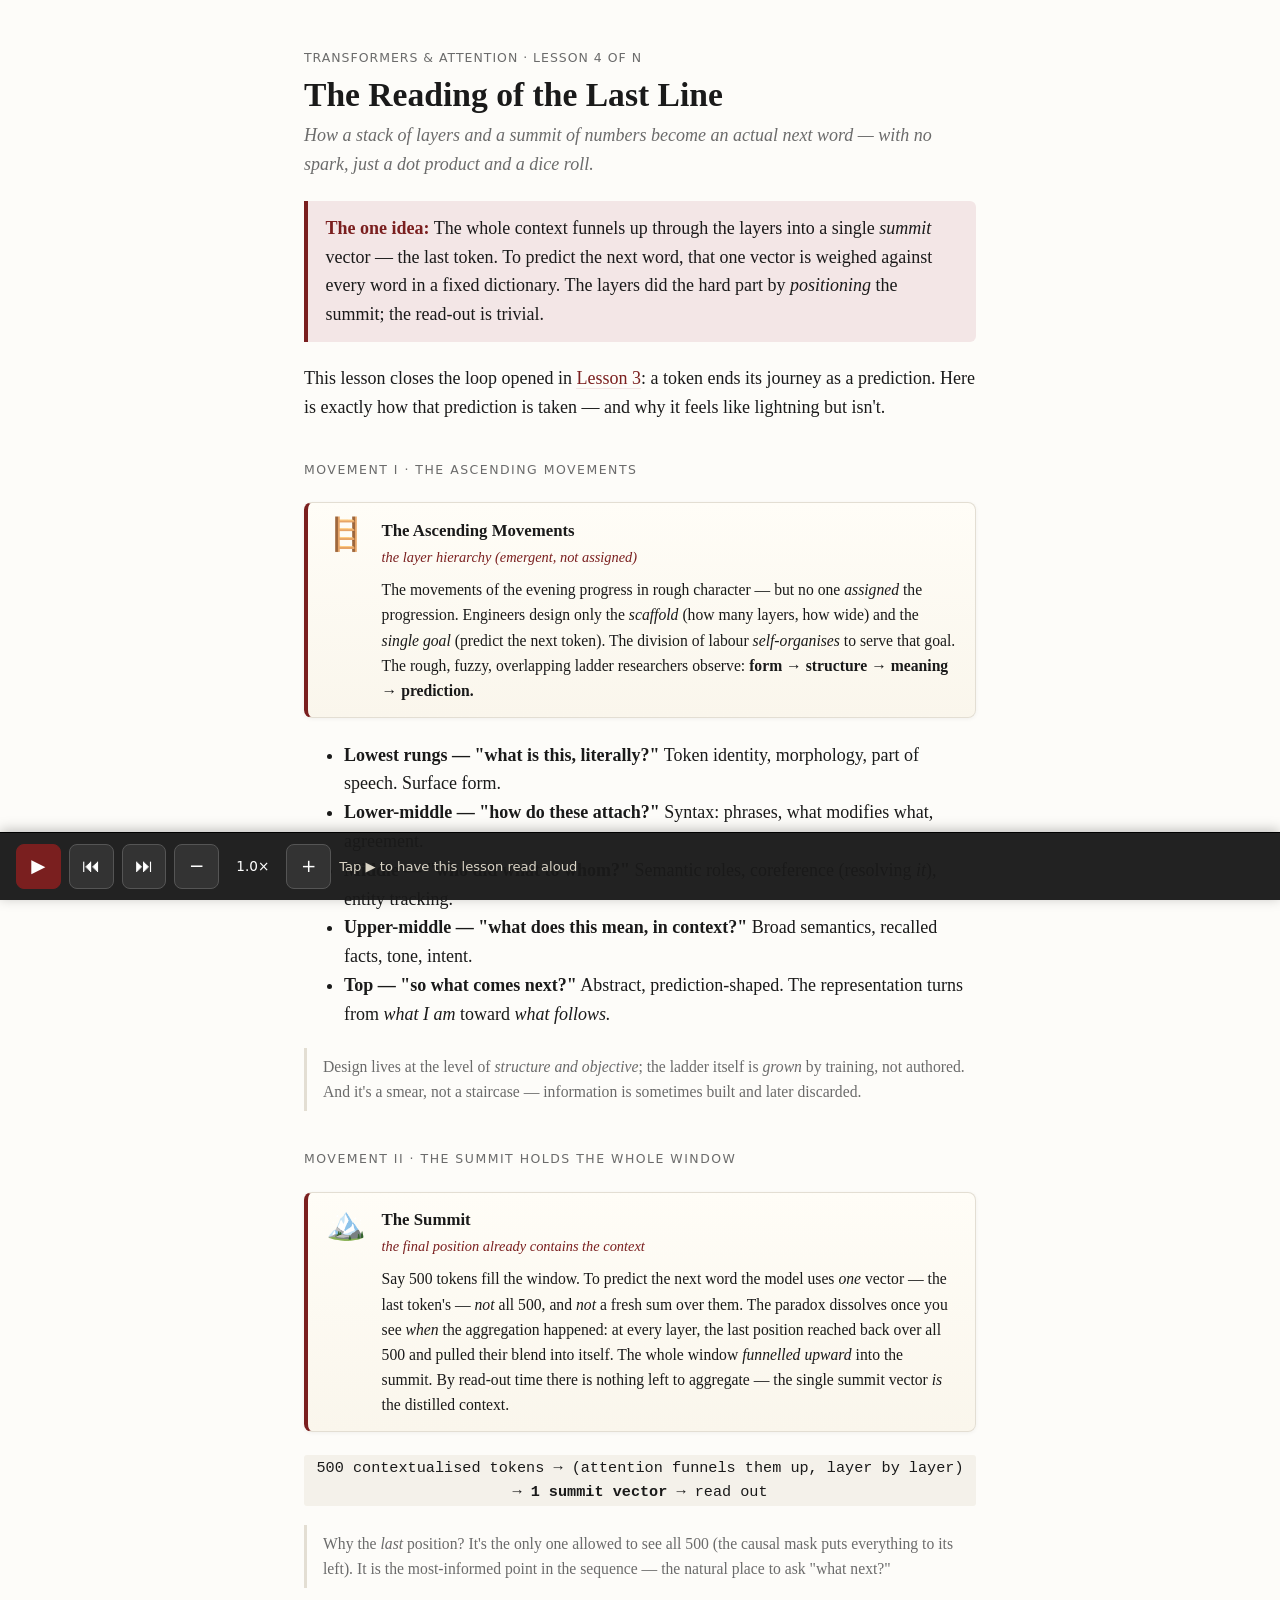
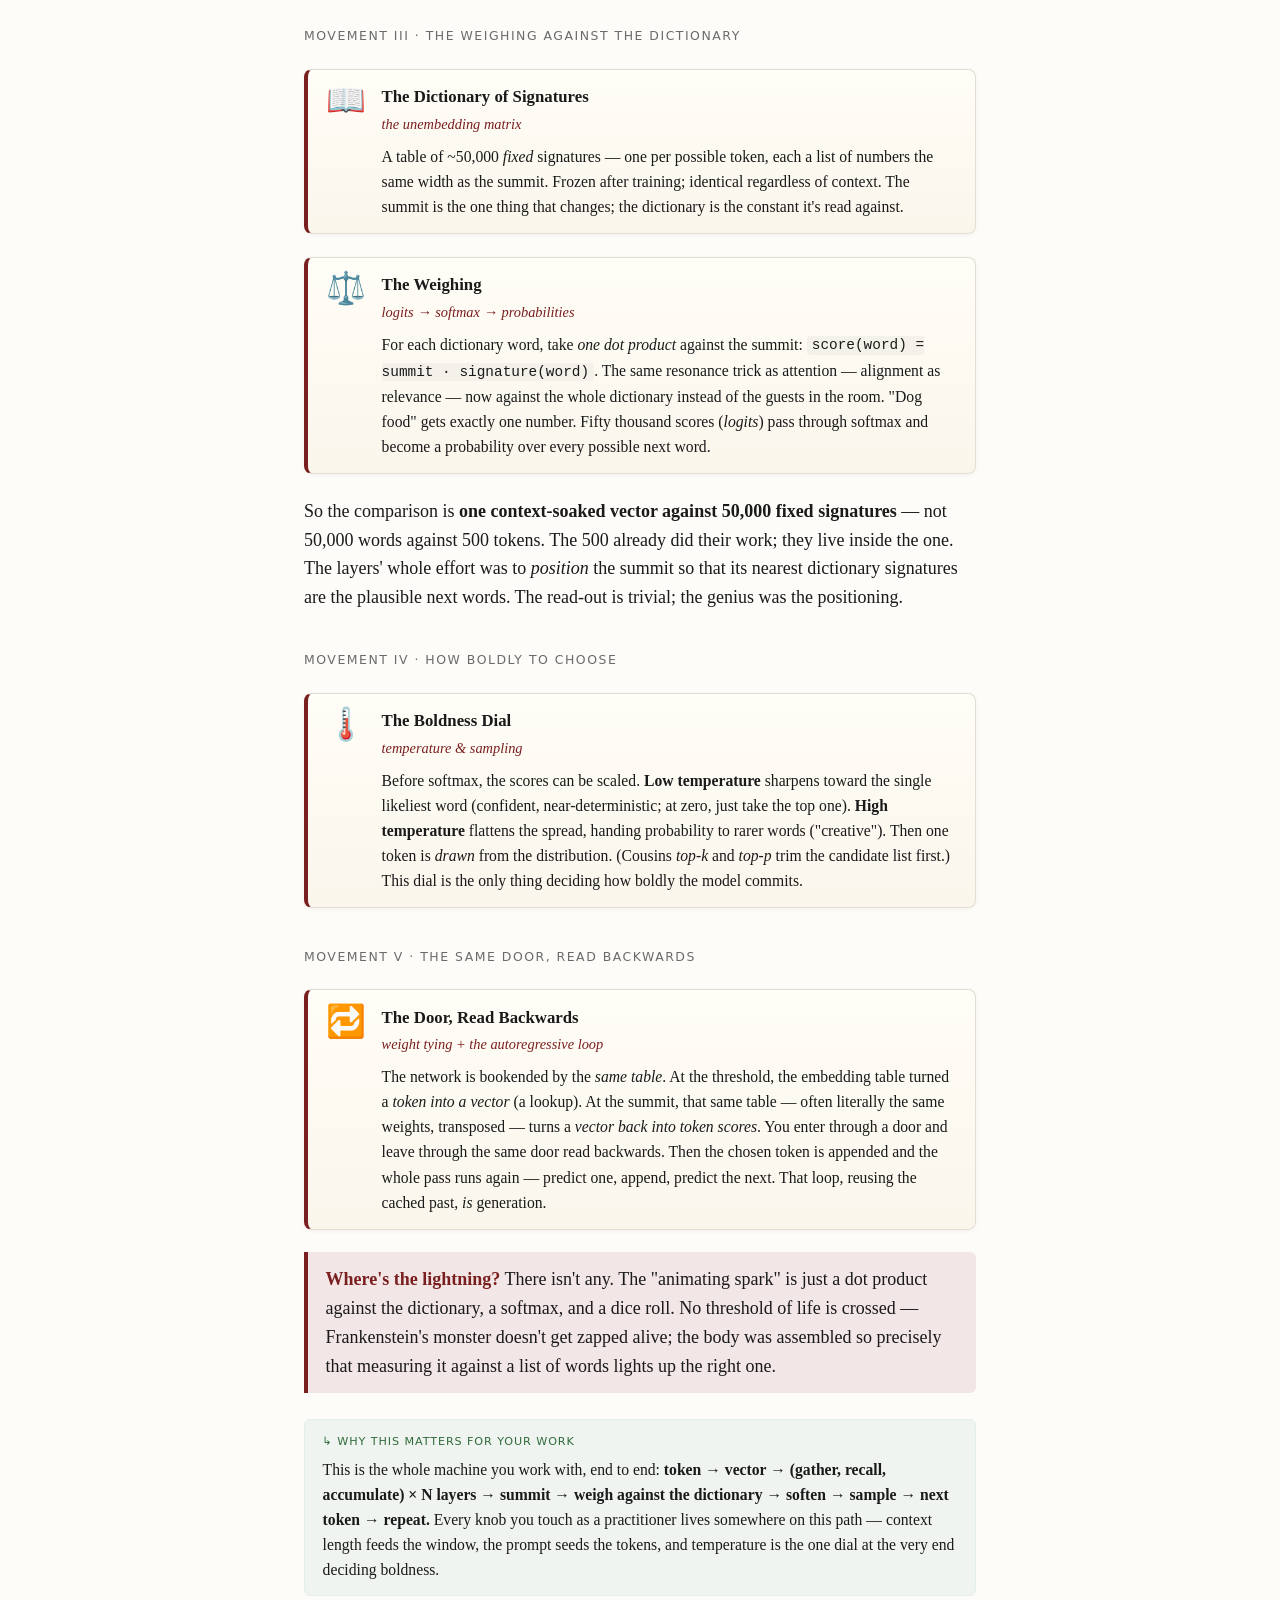
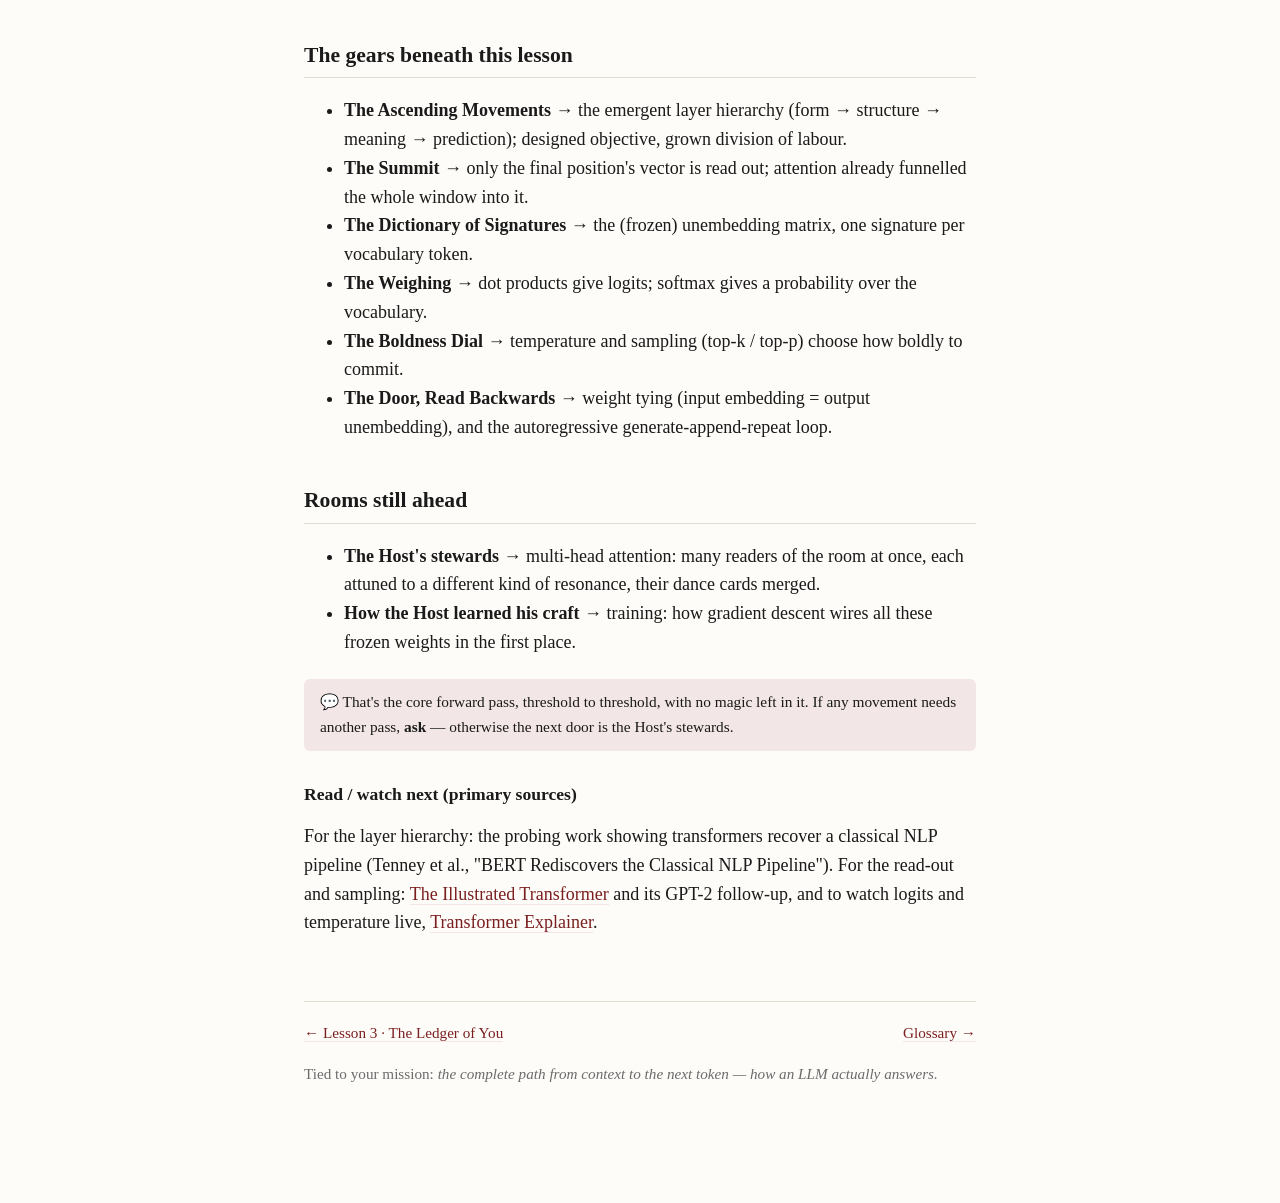
<file: lessons/0004-the-reading-of-the-last-line.html>
<!DOCTYPE html>
<html lang="en">
<head>
<meta charset="utf-8" />
<meta name="viewport" content="width=device-width, initial-scale=1" />
<title>Lesson 4 · The Reading of the Last Line</title>
<link rel="stylesheet" href="../assets/lesson.css" />
<script src="../assets/speech.js" defer></script>
</head>
<body>
<header>
  <div class="breadcrumb">Transformers &amp; Attention · Lesson 4 of N</div>
  <h1>The Reading of the Last Line</h1>
  <p class="subtitle">How a stack of layers and a summit of numbers become an actual next word — with no spark, just a dot product and a dice roll.</p>
</header>

<main>

<div class="keyidea">
  <strong>The one idea:</strong> The whole context funnels up through the layers into a single
  <em>summit</em> vector — the last token. To predict the next word, that one vector is weighed
  against every word in a fixed dictionary. The layers did the hard part by <em>positioning</em> the
  summit; the read-out is trivial.
</div>

<p>This lesson closes the loop opened in <a href="0003-the-ledger-of-you.html">Lesson 3</a>: a token
ends its journey as a prediction. Here is exactly how that prediction is taken — and why it feels
like lightning but isn't.</p>

<div class="movement">Movement I · The ascending movements</div>

<div class="artifact">
  <span class="icon">🪜</span>
  <span class="body">
    <span class="name">The Ascending Movements</span>
    <span class="maps">the layer hierarchy (emergent, not assigned)</span>
    <span class="desc">The movements of the evening progress in rough character — but no one
    <em>assigned</em> the progression. Engineers design only the <em>scaffold</em> (how many layers,
    how wide) and the <em>single goal</em> (predict the next token). The division of labour
    <em>self-organises</em> to serve that goal. The rough, fuzzy, overlapping ladder researchers
    observe: <strong>form → structure → meaning → prediction.</strong></span>
  </span>
</div>

<ul>
  <li><strong>Lowest rungs — "what is this, literally?"</strong> Token identity, morphology, part of
    speech. Surface form.</li>
  <li><strong>Lower-middle — "how do these attach?"</strong> Syntax: phrases, what modifies what,
    agreement.</li>
  <li><strong>Middle — "who did what to whom?"</strong> Semantic roles, coreference (resolving
    <em>it</em>), entity tracking.</li>
  <li><strong>Upper-middle — "what does this mean, in context?"</strong> Broad semantics, recalled
    facts, tone, intent.</li>
  <li><strong>Top — "so what comes next?"</strong> Abstract, prediction-shaped. The representation
    turns from <em>what I am</em> toward <em>what follows.</em></li>
</ul>

<div class="note">Design lives at the level of <em>structure and objective</em>; the ladder itself
is <em>grown</em> by training, not authored. And it's a smear, not a staircase — information is
sometimes built and later discarded.</div>

<div class="movement">Movement II · The summit holds the whole window</div>

<div class="artifact">
  <span class="icon">🏔️</span>
  <span class="body">
    <span class="name">The Summit</span>
    <span class="maps">the final position already contains the context</span>
    <span class="desc">Say 500 tokens fill the window. To predict the next word the model uses
    <em>one</em> vector — the last token's — <em>not</em> all 500, and <em>not</em> a fresh sum over
    them. The paradox dissolves once you see <em>when</em> the aggregation happened: at every layer,
    the last position reached back over all 500 and pulled their blend into itself. The whole window
    <em>funnelled upward</em> into the summit. By read-out time there is nothing left to aggregate —
    the single summit vector <em>is</em> the distilled context.</span>
  </span>
</div>

<p class="mono" style="text-align:center; font-size:0.95rem;">
  500 contextualised tokens → (attention funnels them up, layer by layer) → <strong>1 summit
  vector</strong> → read out
</p>

<div class="note">Why the <em>last</em> position? It's the only one allowed to see all 500 (the
causal mask puts everything to its left). It is the most-informed point in the sequence — the natural
place to ask "what next?"</div>

<div class="movement">Movement III · The weighing against the dictionary</div>

<div class="artifact">
  <span class="icon">📖</span>
  <span class="body">
    <span class="name">The Dictionary of Signatures</span>
    <span class="maps">the unembedding matrix</span>
    <span class="desc">A table of ~50,000 <em>fixed</em> signatures — one per possible token, each a
    list of numbers the same width as the summit. Frozen after training; identical regardless of
    context. The summit is the one thing that changes; the dictionary is the constant it's read
    against.</span>
  </span>
</div>

<div class="artifact">
  <span class="icon">⚖️</span>
  <span class="body">
    <span class="name">The Weighing</span>
    <span class="maps">logits → softmax → probabilities</span>
    <span class="desc">For each dictionary word, take <em>one dot product</em> against the summit:
    <span class="mono">score(word) = summit · signature(word)</span>. The same resonance trick as
    attention — alignment as relevance — now against the whole dictionary instead of the guests in
    the room. "Dog food" gets exactly one number. Fifty thousand scores (<em>logits</em>) pass
    through softmax and become a probability over every possible next word.</span>
  </span>
</div>

<p>So the comparison is <strong>one context-soaked vector against 50,000 fixed signatures</strong> —
not 50,000 words against 500 tokens. The 500 already did their work; they live inside the one. The
layers' whole effort was to <em>position</em> the summit so that its nearest dictionary signatures
are the plausible next words. The read-out is trivial; the genius was the positioning.</p>

<div class="movement">Movement IV · How boldly to choose</div>

<div class="artifact">
  <span class="icon">🌡️</span>
  <span class="body">
    <span class="name">The Boldness Dial</span>
    <span class="maps">temperature &amp; sampling</span>
    <span class="desc">Before softmax, the scores can be scaled. <strong>Low temperature</strong>
    sharpens toward the single likeliest word (confident, near-deterministic; at zero, just take the
    top one). <strong>High temperature</strong> flattens the spread, handing probability to rarer
    words ("creative"). Then one token is <em>drawn</em> from the distribution. (Cousins
    <em>top-k</em> and <em>top-p</em> trim the candidate list first.) This dial is the only thing
    deciding how boldly the model commits.</span>
  </span>
</div>

<div class="movement">Movement V · The same door, read backwards</div>

<div class="artifact">
  <span class="icon">🔁</span>
  <span class="body">
    <span class="name">The Door, Read Backwards</span>
    <span class="maps">weight tying + the autoregressive loop</span>
    <span class="desc">The network is bookended by the <em>same table</em>. At the threshold, the
    embedding table turned a <em>token into a vector</em> (a lookup). At the summit, that same table —
    often literally the same weights, transposed — turns a <em>vector back into token scores</em>.
    You enter through a door and leave through the same door read backwards. Then the chosen token is
    appended and the whole pass runs again — predict one, append, predict the next. That loop, reusing
    the cached past, <em>is</em> generation.</span>
  </span>
</div>

<div class="keyidea">
  <strong>Where's the lightning?</strong> There isn't any. The "animating spark" is just a dot
  product against the dictionary, a softmax, and a dice roll. No threshold of life is crossed —
  Frankenstein's monster doesn't get zapped alive; the body was assembled so precisely that measuring
  it against a list of words lights up the right one.
</div>

<div class="mission">
  This is the whole machine you work with, end to end: <strong>token → vector → (gather, recall,
  accumulate) × N layers → summit → weigh against the dictionary → soften → sample → next token →
  repeat.</strong> Every knob you touch as a practitioner lives somewhere on this path — context
  length feeds the window, the prompt seeds the tokens, and temperature is the one dial at the very
  end deciding boldness.
</div>

<h2 id="gears">The gears beneath this lesson</h2>
<ul>
  <li><strong>The Ascending Movements</strong> → the emergent layer hierarchy (form → structure →
    meaning → prediction); designed objective, grown division of labour.</li>
  <li><strong>The Summit</strong> → only the final position's vector is read out; attention already
    funnelled the whole window into it.</li>
  <li><strong>The Dictionary of Signatures</strong> → the (frozen) unembedding matrix, one signature
    per vocabulary token.</li>
  <li><strong>The Weighing</strong> → dot products give logits; softmax gives a probability over the
    vocabulary.</li>
  <li><strong>The Boldness Dial</strong> → temperature and sampling (top-k / top-p) choose how boldly
    to commit.</li>
  <li><strong>The Door, Read Backwards</strong> → weight tying (input embedding = output
    unembedding), and the autoregressive generate-append-repeat loop.</li>
</ul>

<h2 id="next">Rooms still ahead</h2>
<ul>
  <li><strong>The Host's stewards</strong> → multi-head attention: many readers of the room at once,
    each attuned to a different kind of resonance, their dance cards merged.</li>
  <li><strong>How the Host learned his craft</strong> → training: how gradient descent wires all
    these frozen weights in the first place.</li>
</ul>

<div class="ask">
  That's the core forward pass, threshold to threshold, with no magic left in it. If any movement
  needs another pass, <strong>ask</strong> — otherwise the next door is the Host's stewards.
</div>

<h3 id="source">Read / watch next (primary sources)</h3>
<p>For the layer hierarchy: the probing work showing transformers recover a classical NLP pipeline
(Tenney et al., "BERT Rediscovers the Classical NLP Pipeline"). For the read-out and sampling:
<a href="https://jalammar.github.io/illustrated-transformer/">The Illustrated Transformer</a> and its
GPT-2 follow-up, and to watch logits and temperature live,
<a href="https://poloclub.github.io/transformer-explainer/">Transformer Explainer</a>.</p>

</main>

<footer>
  <div class="nav">
    <span><a href="0003-the-ledger-of-you.html">← Lesson 3 · The Ledger of You</a></span>
    <span><a href="../reference/glossary.html">Glossary →</a></span>
  </div>
  <p style="margin-top:1rem;">Tied to your mission: <em>the complete path from context to the next
  token — how an LLM actually answers.</em></p>
</footer>

</body>
</html>
</file>
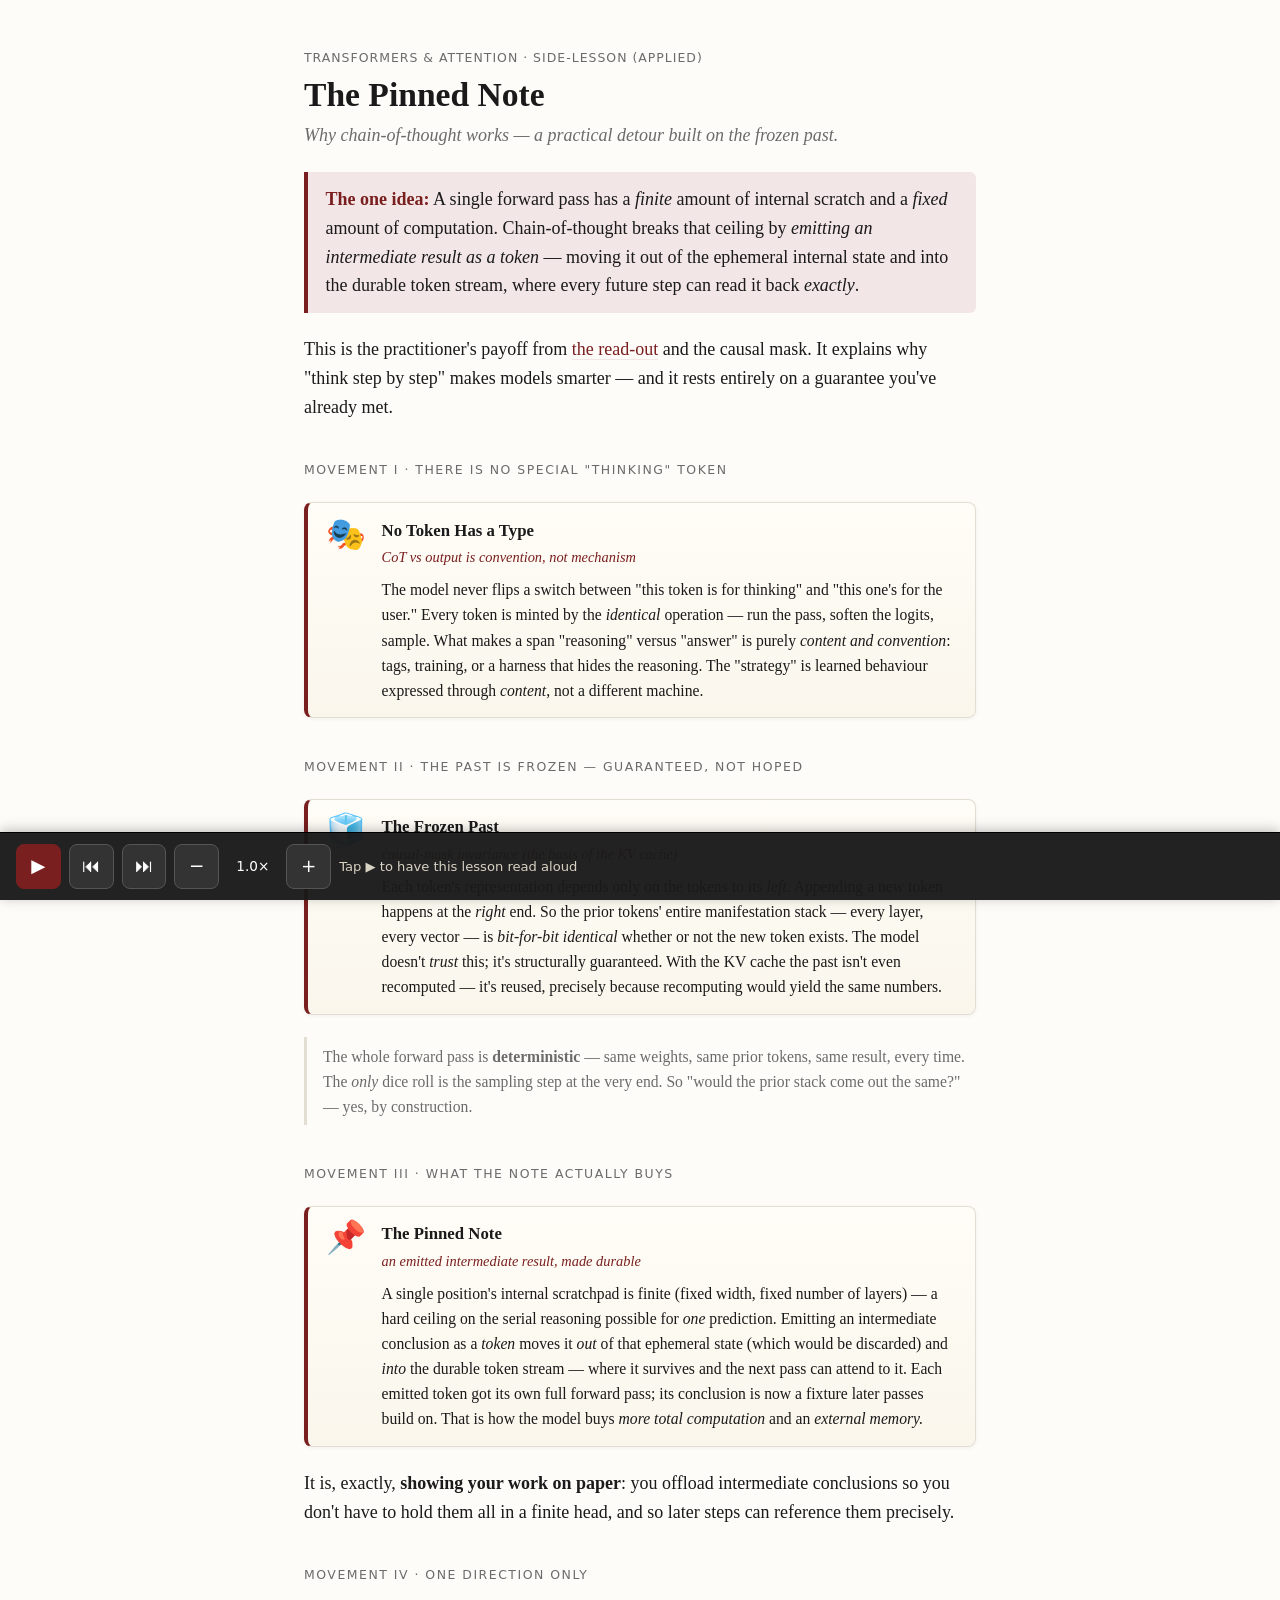
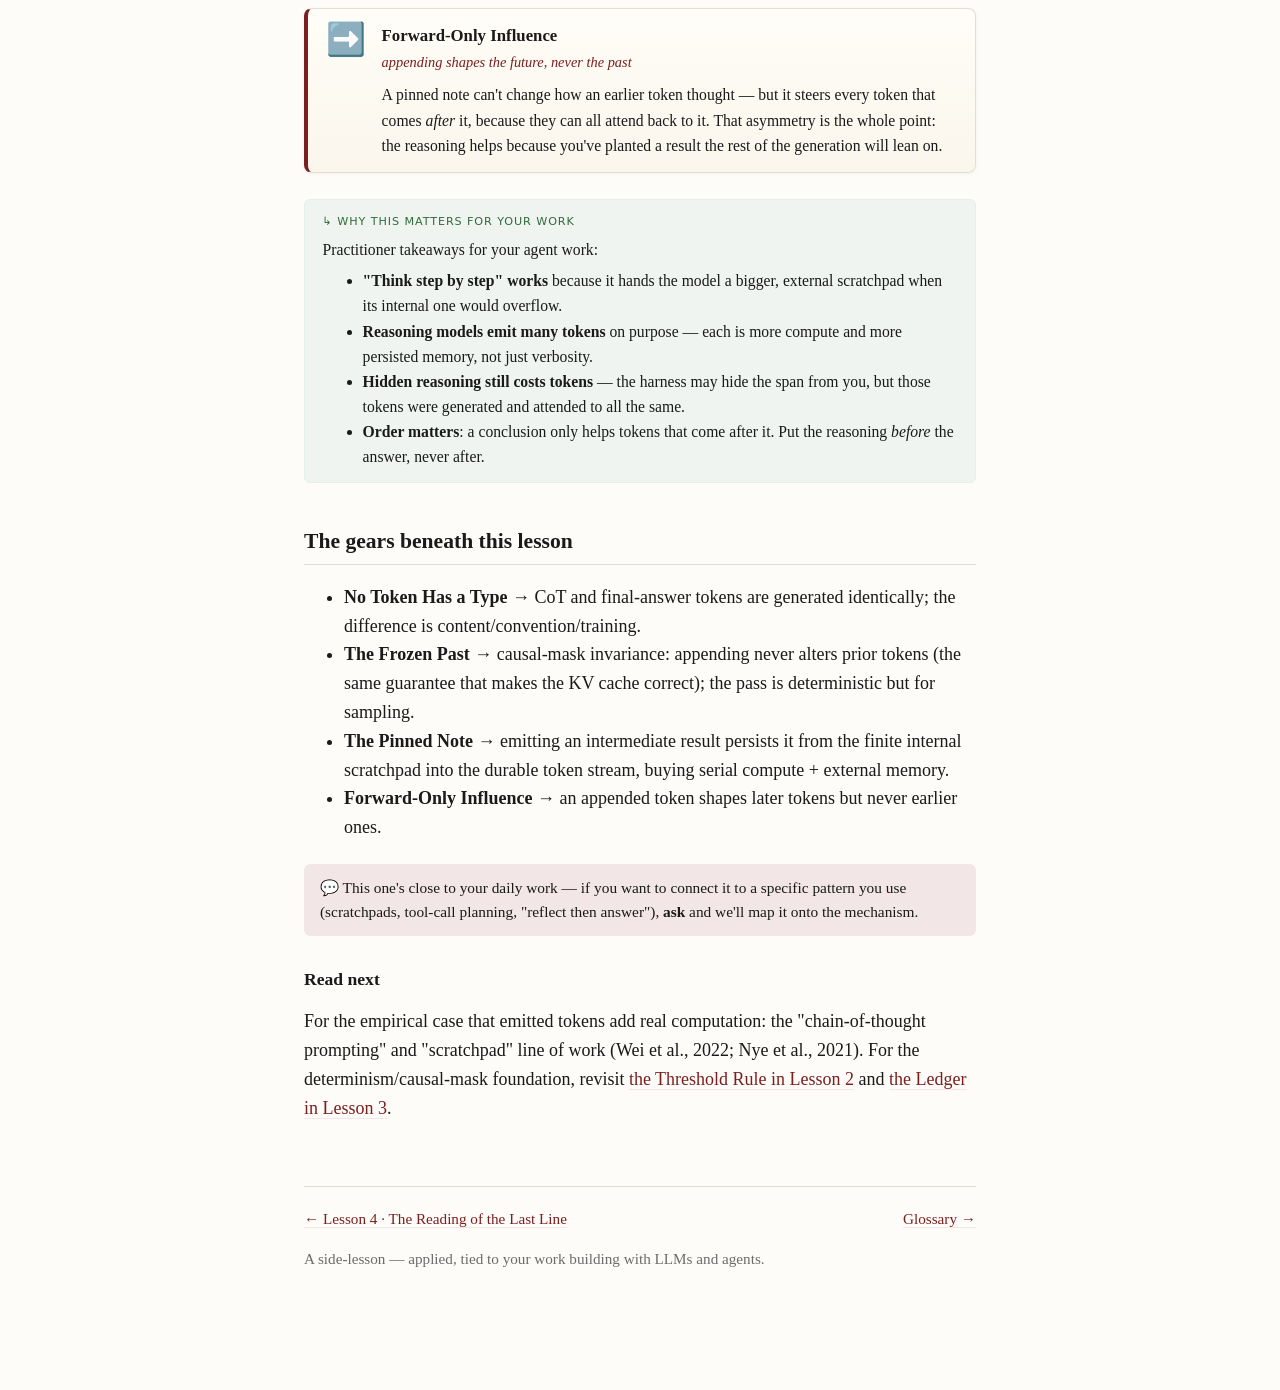
<file: lessons/0005-the-pinned-note.html>
<!DOCTYPE html>
<html lang="en">
<head>
<meta charset="utf-8" />
<meta name="viewport" content="width=device-width, initial-scale=1" />
<title>Lesson 5 · The Pinned Note</title>
<link rel="stylesheet" href="../assets/lesson.css" />
<script src="../assets/speech.js" defer></script>
</head>
<body>
<header>
  <div class="breadcrumb">Transformers &amp; Attention · Side-lesson (applied)</div>
  <h1>The Pinned Note</h1>
  <p class="subtitle">Why chain-of-thought works — a practical detour built on the frozen past.</p>
</header>

<main>

<div class="keyidea">
  <strong>The one idea:</strong> A single forward pass has a <em>finite</em> amount of internal
  scratch and a <em>fixed</em> amount of computation. Chain-of-thought breaks that ceiling by
  <em>emitting an intermediate result as a token</em> — moving it out of the ephemeral internal state
  and into the durable token stream, where every future step can read it back <em>exactly</em>.
</div>

<p>This is the practitioner's payoff from <a href="0004-the-reading-of-the-last-line.html">the read-out</a>
and the causal mask. It explains why "think step by step" makes models smarter — and it rests entirely
on a guarantee you've already met.</p>

<div class="movement">Movement I · There is no special "thinking" token</div>

<div class="artifact">
  <span class="icon">🎭</span>
  <span class="body">
    <span class="name">No Token Has a Type</span>
    <span class="maps">CoT vs output is convention, not mechanism</span>
    <span class="desc">The model never flips a switch between "this token is for thinking" and "this
    one's for the user." Every token is minted by the <em>identical</em> operation — run the pass,
    soften the logits, sample. What makes a span "reasoning" versus "answer" is purely
    <em>content and convention</em>: tags, training, or a harness that hides the reasoning. The
    "strategy" is learned behaviour expressed through <em>content</em>, not a different machine.</span>
  </span>
</div>

<div class="movement">Movement II · The past is frozen — guaranteed, not hoped</div>

<div class="artifact">
  <span class="icon">🧊</span>
  <span class="body">
    <span class="name">The Frozen Past</span>
    <span class="maps">causal-mask invariance (the basis of the KV cache)</span>
    <span class="desc">Each token's representation depends only on the tokens to its <em>left</em>.
    Appending a new token happens at the <em>right</em> end. So the prior tokens' entire
    manifestation stack — every layer, every vector — is <em>bit-for-bit identical</em> whether or not
    the new token exists. The model doesn't <em>trust</em> this; it's structurally guaranteed. With
    the KV cache the past isn't even recomputed — it's reused, precisely because recomputing would
    yield the same numbers.</span>
  </span>
</div>

<div class="note">The whole forward pass is <strong>deterministic</strong> — same weights, same prior
tokens, same result, every time. The <em>only</em> dice roll is the sampling step at the very end. So
"would the prior stack come out the same?" — yes, by construction.</div>

<div class="movement">Movement III · What the note actually buys</div>

<div class="artifact">
  <span class="icon">📌</span>
  <span class="body">
    <span class="name">The Pinned Note</span>
    <span class="maps">an emitted intermediate result, made durable</span>
    <span class="desc">A single position's internal scratchpad is finite (fixed width, fixed number
    of layers) — a hard ceiling on the serial reasoning possible for <em>one</em> prediction. Emitting
    an intermediate conclusion as a <em>token</em> moves it <em>out</em> of that ephemeral state
    (which would be discarded) and <em>into</em> the durable token stream — where it survives and the
    next pass can attend to it. Each emitted token got its own full forward pass; its conclusion is
    now a fixture later passes build on. That is how the model buys <em>more total computation</em>
    and an <em>external memory.</em></span>
  </span>
</div>

<p>It is, exactly, <strong>showing your work on paper</strong>: you offload intermediate conclusions
so you don't have to hold them all in a finite head, and so later steps can reference them precisely.</p>

<div class="movement">Movement IV · One direction only</div>

<div class="artifact">
  <span class="icon">➡️</span>
  <span class="body">
    <span class="name">Forward-Only Influence</span>
    <span class="maps">appending shapes the future, never the past</span>
    <span class="desc">A pinned note can't change how an earlier token thought — but it steers every
    token that comes <em>after</em> it, because they can all attend back to it. That asymmetry is the
    whole point: the reasoning helps because you've planted a result the rest of the generation will
    lean on.</span>
  </span>
</div>

<div class="mission">
  Practitioner takeaways for your agent work:
  <ul style="margin:0.4rem 0 0;">
    <li><strong>"Think step by step" works</strong> because it hands the model a bigger, external
      scratchpad when its internal one would overflow.</li>
    <li><strong>Reasoning models emit many tokens</strong> on purpose — each is more compute and more
      persisted memory, not just verbosity.</li>
    <li><strong>Hidden reasoning still costs tokens</strong> — the harness may hide the span from you,
      but those tokens were generated and attended to all the same.</li>
    <li><strong>Order matters</strong>: a conclusion only helps tokens that come after it. Put the
      reasoning <em>before</em> the answer, never after.</li>
  </ul>
</div>

<h2 id="gears">The gears beneath this lesson</h2>
<ul>
  <li><strong>No Token Has a Type</strong> → CoT and final-answer tokens are generated identically;
    the difference is content/convention/training.</li>
  <li><strong>The Frozen Past</strong> → causal-mask invariance: appending never alters prior tokens
    (the same guarantee that makes the KV cache correct); the pass is deterministic but for sampling.</li>
  <li><strong>The Pinned Note</strong> → emitting an intermediate result persists it from the finite
    internal scratchpad into the durable token stream, buying serial compute + external memory.</li>
  <li><strong>Forward-Only Influence</strong> → an appended token shapes later tokens but never
    earlier ones.</li>
</ul>

<div class="ask">
  This one's close to your daily work — if you want to connect it to a specific pattern you use
  (scratchpads, tool-call planning, "reflect then answer"), <strong>ask</strong> and we'll map it
  onto the mechanism.
</div>

<h3 id="source">Read next</h3>
<p>For the empirical case that emitted tokens add real computation:
the "chain-of-thought prompting" and "scratchpad" line of work (Wei et al., 2022; Nye et al., 2021).
For the determinism/causal-mask foundation, revisit
<a href="0002-the-hosts-evening.html">the Threshold Rule in Lesson 2</a> and
<a href="0003-the-ledger-of-you.html">the Ledger in Lesson 3</a>.</p>

</main>

<footer>
  <div class="nav">
    <span><a href="0004-the-reading-of-the-last-line.html">← Lesson 4 · The Reading of the Last Line</a></span>
    <span><a href="../reference/glossary.html">Glossary →</a></span>
  </div>
  <p style="margin-top:1rem;">A side-lesson — applied, tied to your work building with LLMs and agents.</p>
</footer>

</body>
</html>
</file>
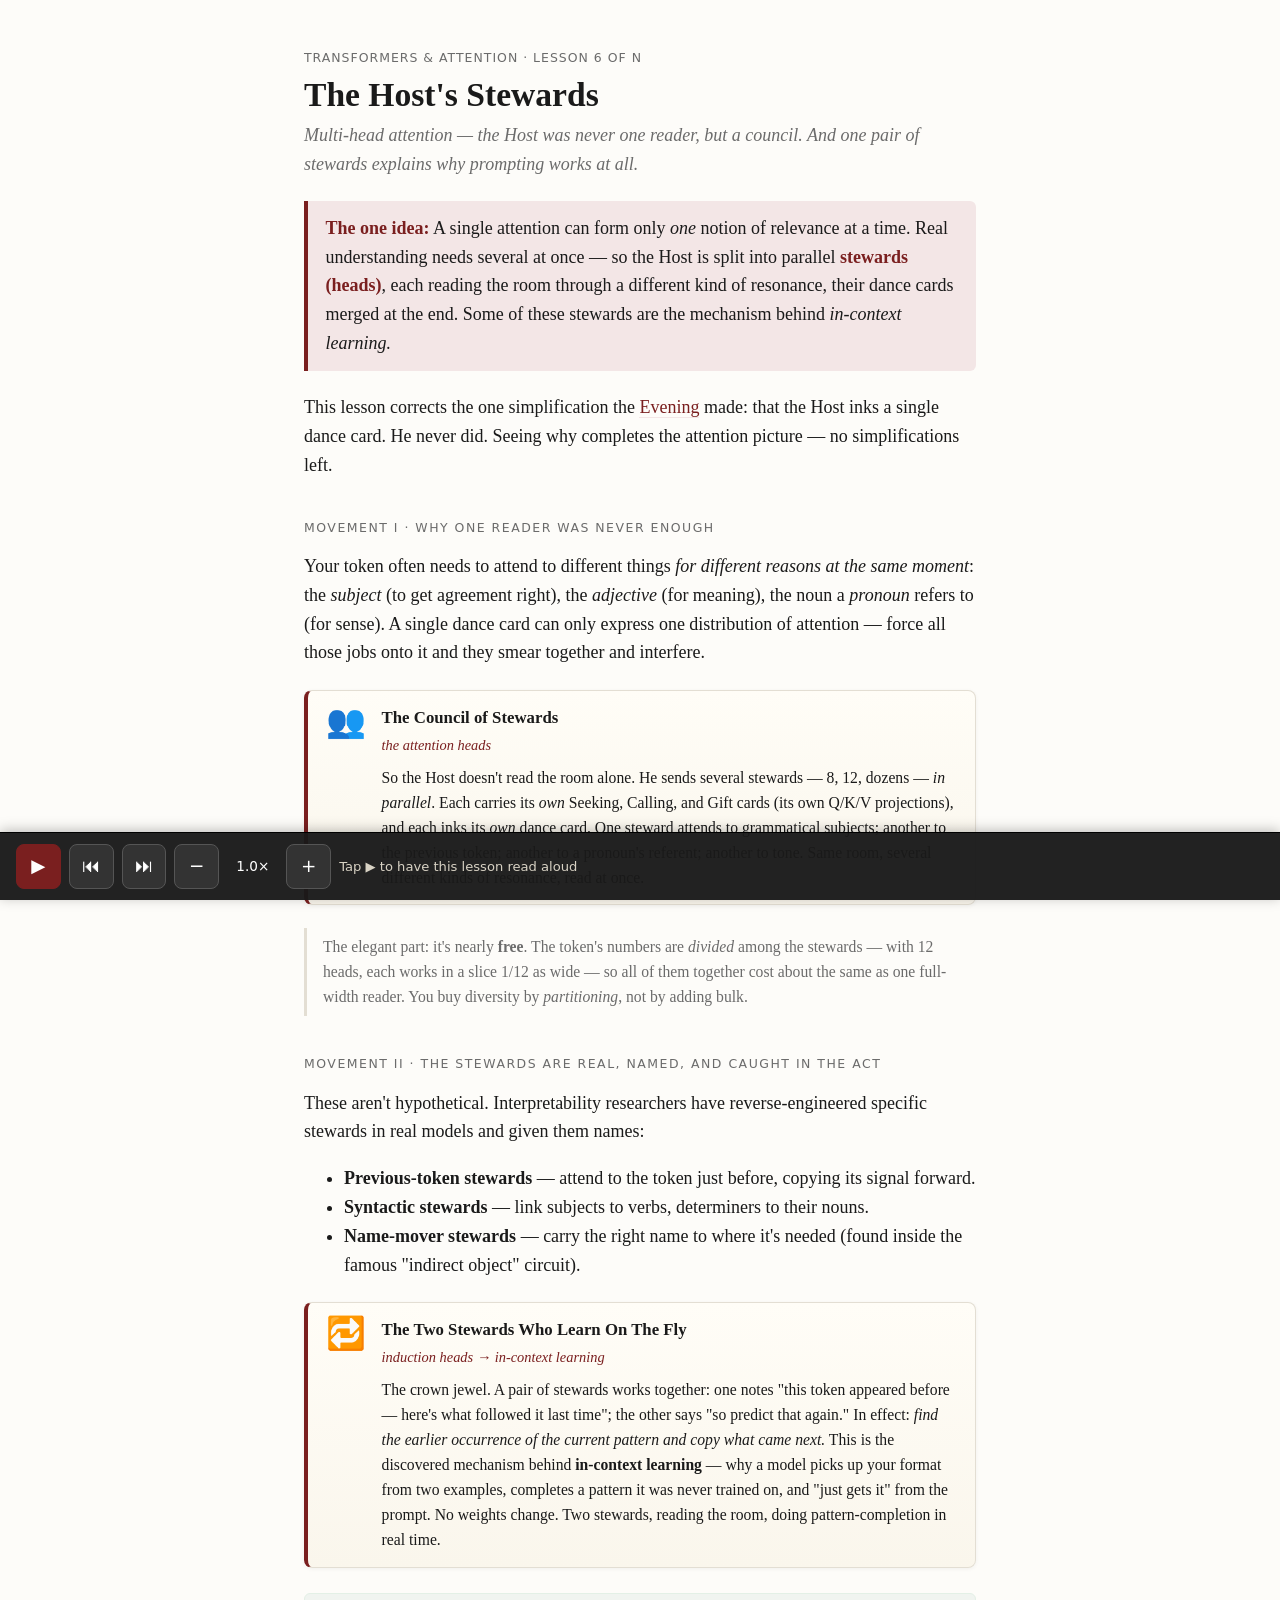
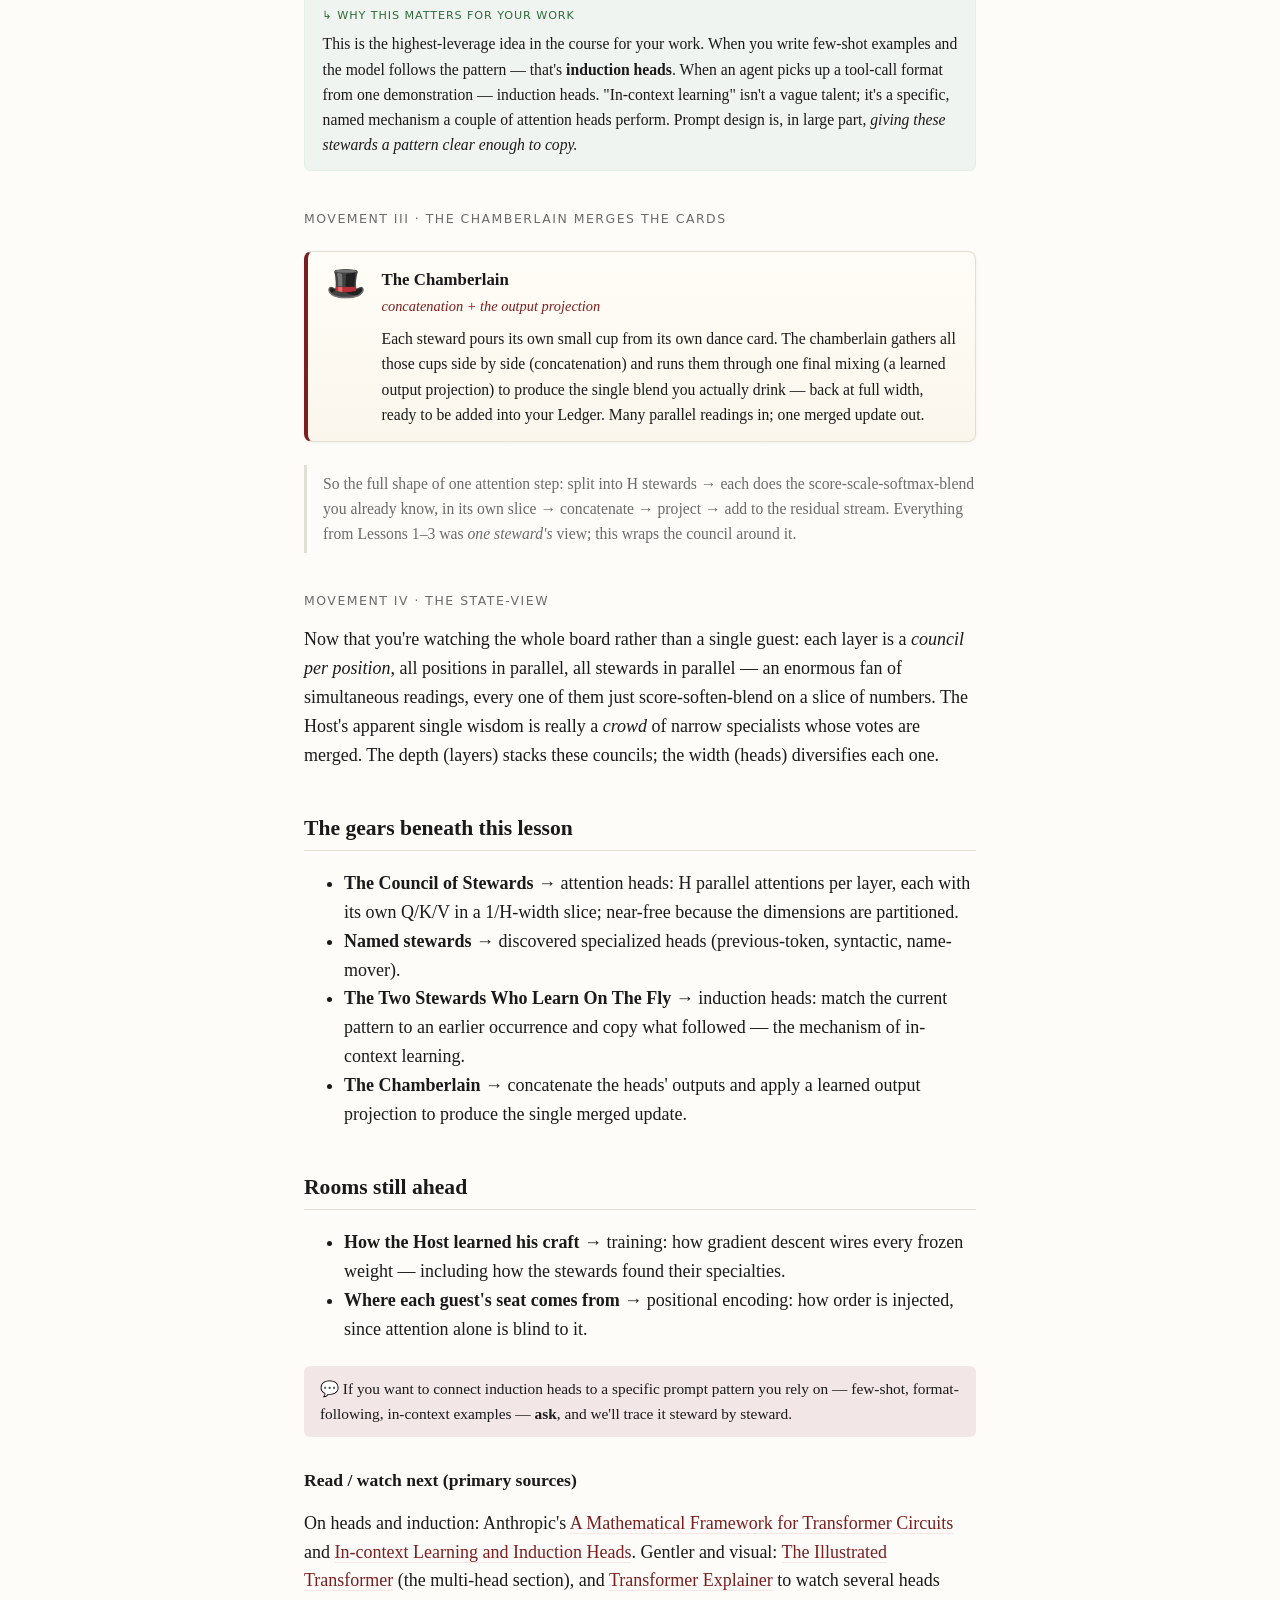
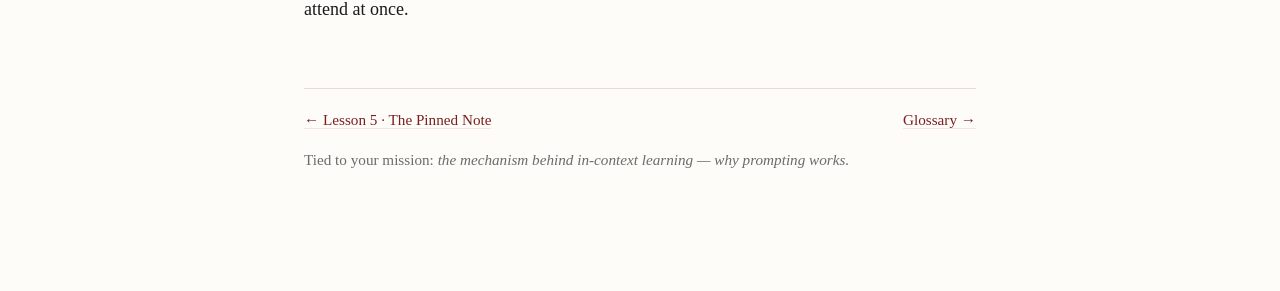
<file: lessons/0006-the-hosts-stewards.html>
<!DOCTYPE html>
<html lang="en">
<head>
<meta charset="utf-8" />
<meta name="viewport" content="width=device-width, initial-scale=1" />
<title>Lesson 6 · The Host's Stewards</title>
<link rel="stylesheet" href="../assets/lesson.css" />
<script src="../assets/speech.js" defer></script>
</head>
<body>
<header>
  <div class="breadcrumb">Transformers &amp; Attention · Lesson 6 of N</div>
  <h1>The Host's Stewards</h1>
  <p class="subtitle">Multi-head attention — the Host was never one reader, but a council. And one pair of stewards explains why prompting works at all.</p>
</header>

<main>

<div class="keyidea">
  <strong>The one idea:</strong> A single attention can form only <em>one</em> notion of relevance at
  a time. Real understanding needs several at once — so the Host is split into parallel
  <strong>stewards (heads)</strong>, each reading the room through a different kind of resonance, their
  dance cards merged at the end. Some of these stewards are the mechanism behind <em>in-context
  learning.</em>
</div>

<p>This lesson corrects the one simplification the <a href="0002-the-hosts-evening.html">Evening</a>
made: that the Host inks a single dance card. He never did. Seeing why completes the attention
picture — no simplifications left.</p>

<div class="movement">Movement I · Why one reader was never enough</div>

<p>Your token often needs to attend to different things <em>for different reasons at the same
moment</em>: the <em>subject</em> (to get agreement right), the <em>adjective</em> (for meaning), the
noun a <em>pronoun</em> refers to (for sense). A single dance card can only express one distribution
of attention — force all those jobs onto it and they smear together and interfere.</p>

<div class="artifact">
  <span class="icon">👥</span>
  <span class="body">
    <span class="name">The Council of Stewards</span>
    <span class="maps">the attention heads</span>
    <span class="desc">So the Host doesn't read the room alone. He sends several stewards — 8, 12,
    dozens — <em>in parallel</em>. Each carries its <em>own</em> Seeking, Calling, and Gift cards
    (its own Q/K/V projections), and each inks its <em>own</em> dance card. One steward attends to
    grammatical subjects; another to the previous token; another to a pronoun's referent; another to
    tone. Same room, several different kinds of resonance, read at once.</span>
  </span>
</div>

<div class="note">The elegant part: it's nearly <strong>free</strong>. The token's numbers are
<em>divided</em> among the stewards — with 12 heads, each works in a slice 1/12 as wide — so all of
them together cost about the same as one full-width reader. You buy diversity by <em>partitioning</em>,
not by adding bulk.</div>

<div class="movement">Movement II · The stewards are real, named, and caught in the act</div>

<p>These aren't hypothetical. Interpretability researchers have reverse-engineered specific stewards
in real models and given them names:</p>

<ul>
  <li><strong>Previous-token stewards</strong> — attend to the token just before, copying its
    signal forward.</li>
  <li><strong>Syntactic stewards</strong> — link subjects to verbs, determiners to their nouns.</li>
  <li><strong>Name-mover stewards</strong> — carry the right name to where it's needed (found inside
    the famous "indirect object" circuit).</li>
</ul>

<div class="artifact">
  <span class="icon">🔁</span>
  <span class="body">
    <span class="name">The Two Stewards Who Learn On The Fly</span>
    <span class="maps">induction heads → in-context learning</span>
    <span class="desc">The crown jewel. A pair of stewards works together: one notes "this token
    appeared before — here's what followed it last time"; the other says "so predict that again." In
    effect: <em>find the earlier occurrence of the current pattern and copy what came next.</em> This
    is the discovered mechanism behind <strong>in-context learning</strong> — why a model picks up
    your format from two examples, completes a pattern it was never trained on, and "just gets it"
    from the prompt. No weights change. Two stewards, reading the room, doing pattern-completion in
    real time.</span>
  </span>
</div>

<div class="mission">
  This is the highest-leverage idea in the course for your work. When you write few-shot examples and
  the model follows the pattern — that's <strong>induction heads</strong>. When an agent picks up a
  tool-call format from one demonstration — induction heads. "In-context learning" isn't a vague
  talent; it's a specific, named mechanism a couple of attention heads perform. Prompt design is,
  in large part, <em>giving these stewards a pattern clear enough to copy.</em>
</div>

<div class="movement">Movement III · The chamberlain merges the cards</div>

<div class="artifact">
  <span class="icon">🎩</span>
  <span class="body">
    <span class="name">The Chamberlain</span>
    <span class="maps">concatenation + the output projection</span>
    <span class="desc">Each steward pours its own small cup from its own dance card. The chamberlain
    gathers all those cups side by side (concatenation) and runs them through one final mixing
    (a learned output projection) to produce the single blend you actually drink — back at full width,
    ready to be added into your Ledger. Many parallel readings in; one merged update out.</span>
  </span>
</div>

<div class="note">So the full shape of one attention step: split into H stewards → each does the
score-scale-softmax-blend you already know, in its own slice → concatenate → project → add to the
residual stream. Everything from Lessons 1–3 was <em>one steward's</em> view; this wraps the council
around it.</div>

<div class="movement">Movement IV · The state-view</div>

<p>Now that you're watching the whole board rather than a single guest: each layer is a <em>council
per position</em>, all positions in parallel, all stewards in parallel — an enormous fan of
simultaneous readings, every one of them just score-soften-blend on a slice of numbers. The Host's
apparent single wisdom is really a <em>crowd</em> of narrow specialists whose votes are merged. The
depth (layers) stacks these councils; the width (heads) diversifies each one.</p>

<h2 id="gears">The gears beneath this lesson</h2>
<ul>
  <li><strong>The Council of Stewards</strong> → attention heads: H parallel attentions per layer,
    each with its own Q/K/V in a 1/H-width slice; near-free because the dimensions are partitioned.</li>
  <li><strong>Named stewards</strong> → discovered specialized heads (previous-token, syntactic,
    name-mover).</li>
  <li><strong>The Two Stewards Who Learn On The Fly</strong> → induction heads: match the current
    pattern to an earlier occurrence and copy what followed — the mechanism of in-context learning.</li>
  <li><strong>The Chamberlain</strong> → concatenate the heads' outputs and apply a learned output
    projection to produce the single merged update.</li>
</ul>

<h2 id="next">Rooms still ahead</h2>
<ul>
  <li><strong>How the Host learned his craft</strong> → training: how gradient descent wires every
    frozen weight — including how the stewards found their specialties.</li>
  <li><strong>Where each guest's seat comes from</strong> → positional encoding: how order is
    injected, since attention alone is blind to it.</li>
</ul>

<div class="ask">
  If you want to connect induction heads to a specific prompt pattern you rely on — few-shot,
  format-following, in-context examples — <strong>ask</strong>, and we'll trace it steward by steward.
</div>

<h3 id="source">Read / watch next (primary sources)</h3>
<p>On heads and induction: Anthropic's
<a href="https://transformer-circuits.pub/2021/framework/index.html">A Mathematical Framework for
Transformer Circuits</a> and
<a href="https://transformer-circuits.pub/2022/in-context-learning-and-induction-heads/index.html">In-context
Learning and Induction Heads</a>. Gentler and visual:
<a href="https://jalammar.github.io/illustrated-transformer/">The Illustrated Transformer</a>
(the multi-head section), and
<a href="https://poloclub.github.io/transformer-explainer/">Transformer Explainer</a> to watch
several heads attend at once.</p>

</main>

<footer>
  <div class="nav">
    <span><a href="0005-the-pinned-note.html">← Lesson 5 · The Pinned Note</a></span>
    <span><a href="../reference/glossary.html">Glossary →</a></span>
  </div>
  <p style="margin-top:1rem;">Tied to your mission: <em>the mechanism behind in-context learning —
  why prompting works.</em></p>
</footer>

</body>
</html>
</file>
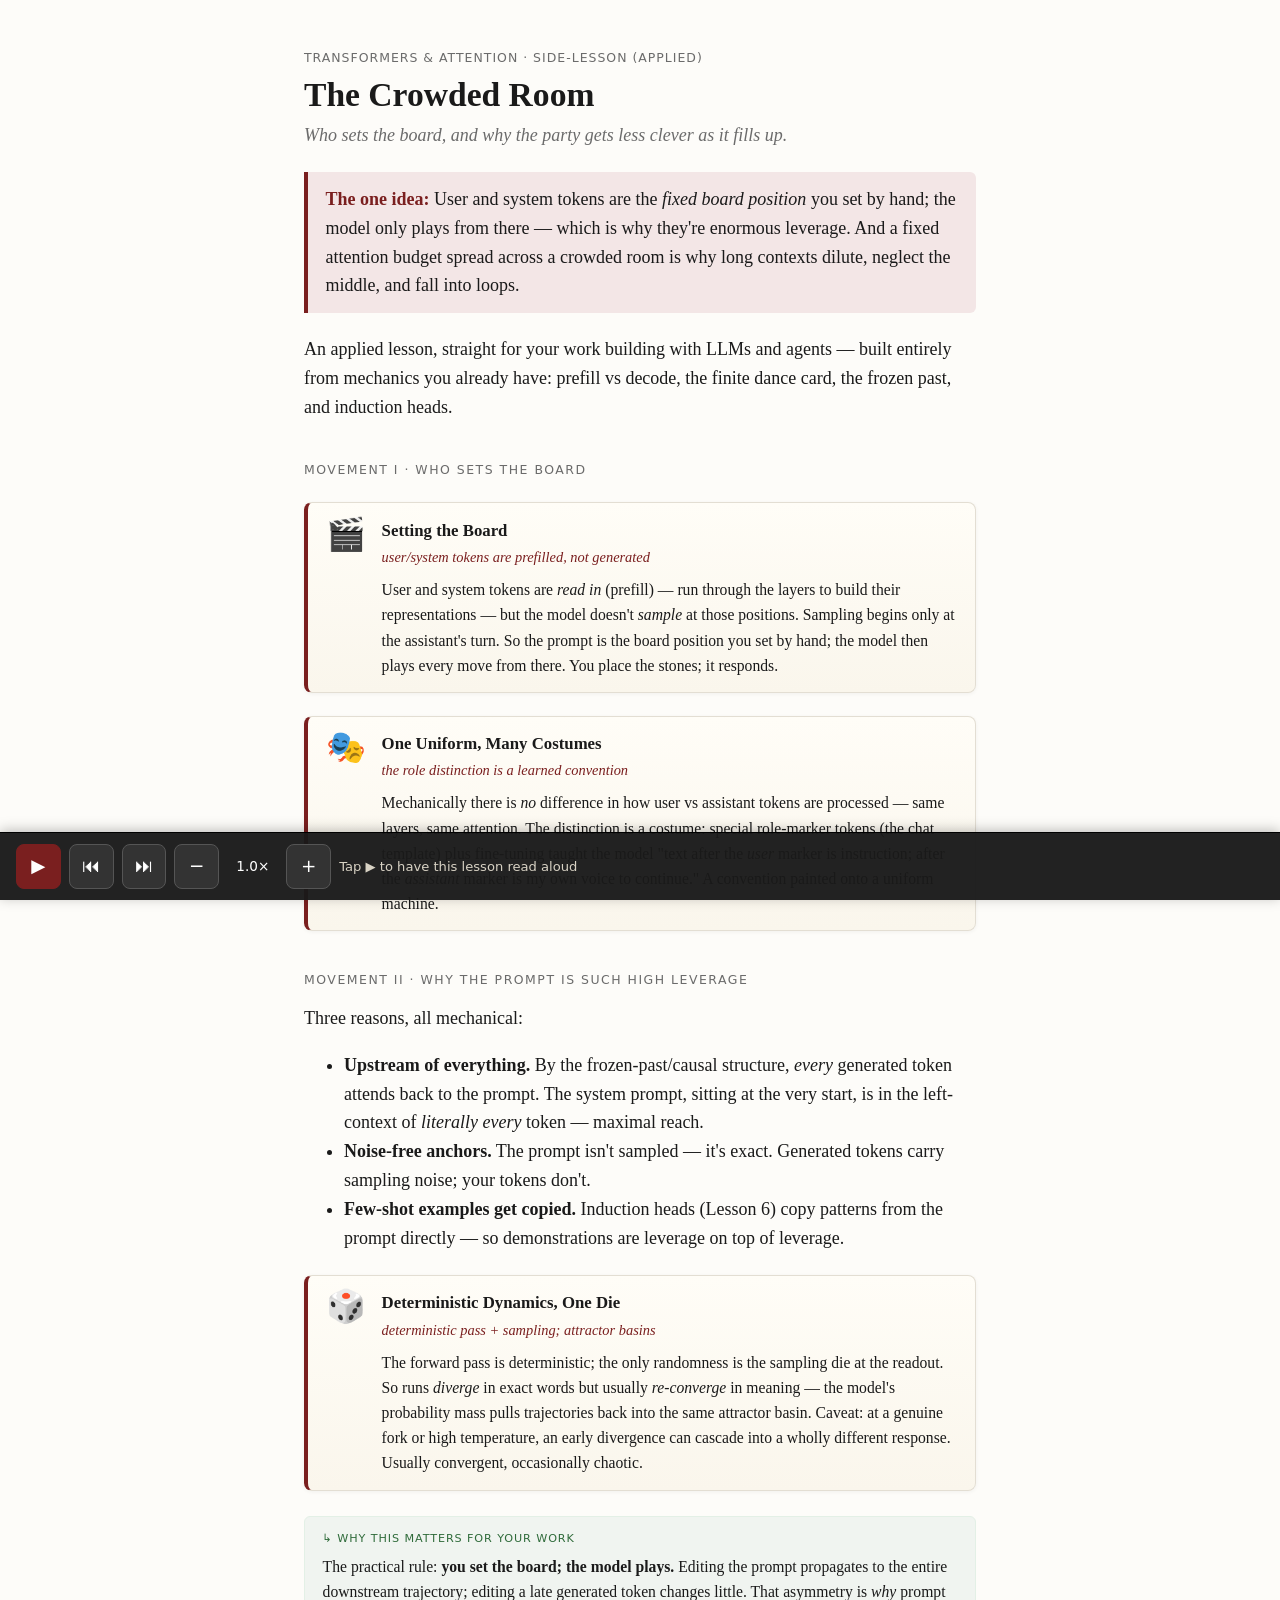
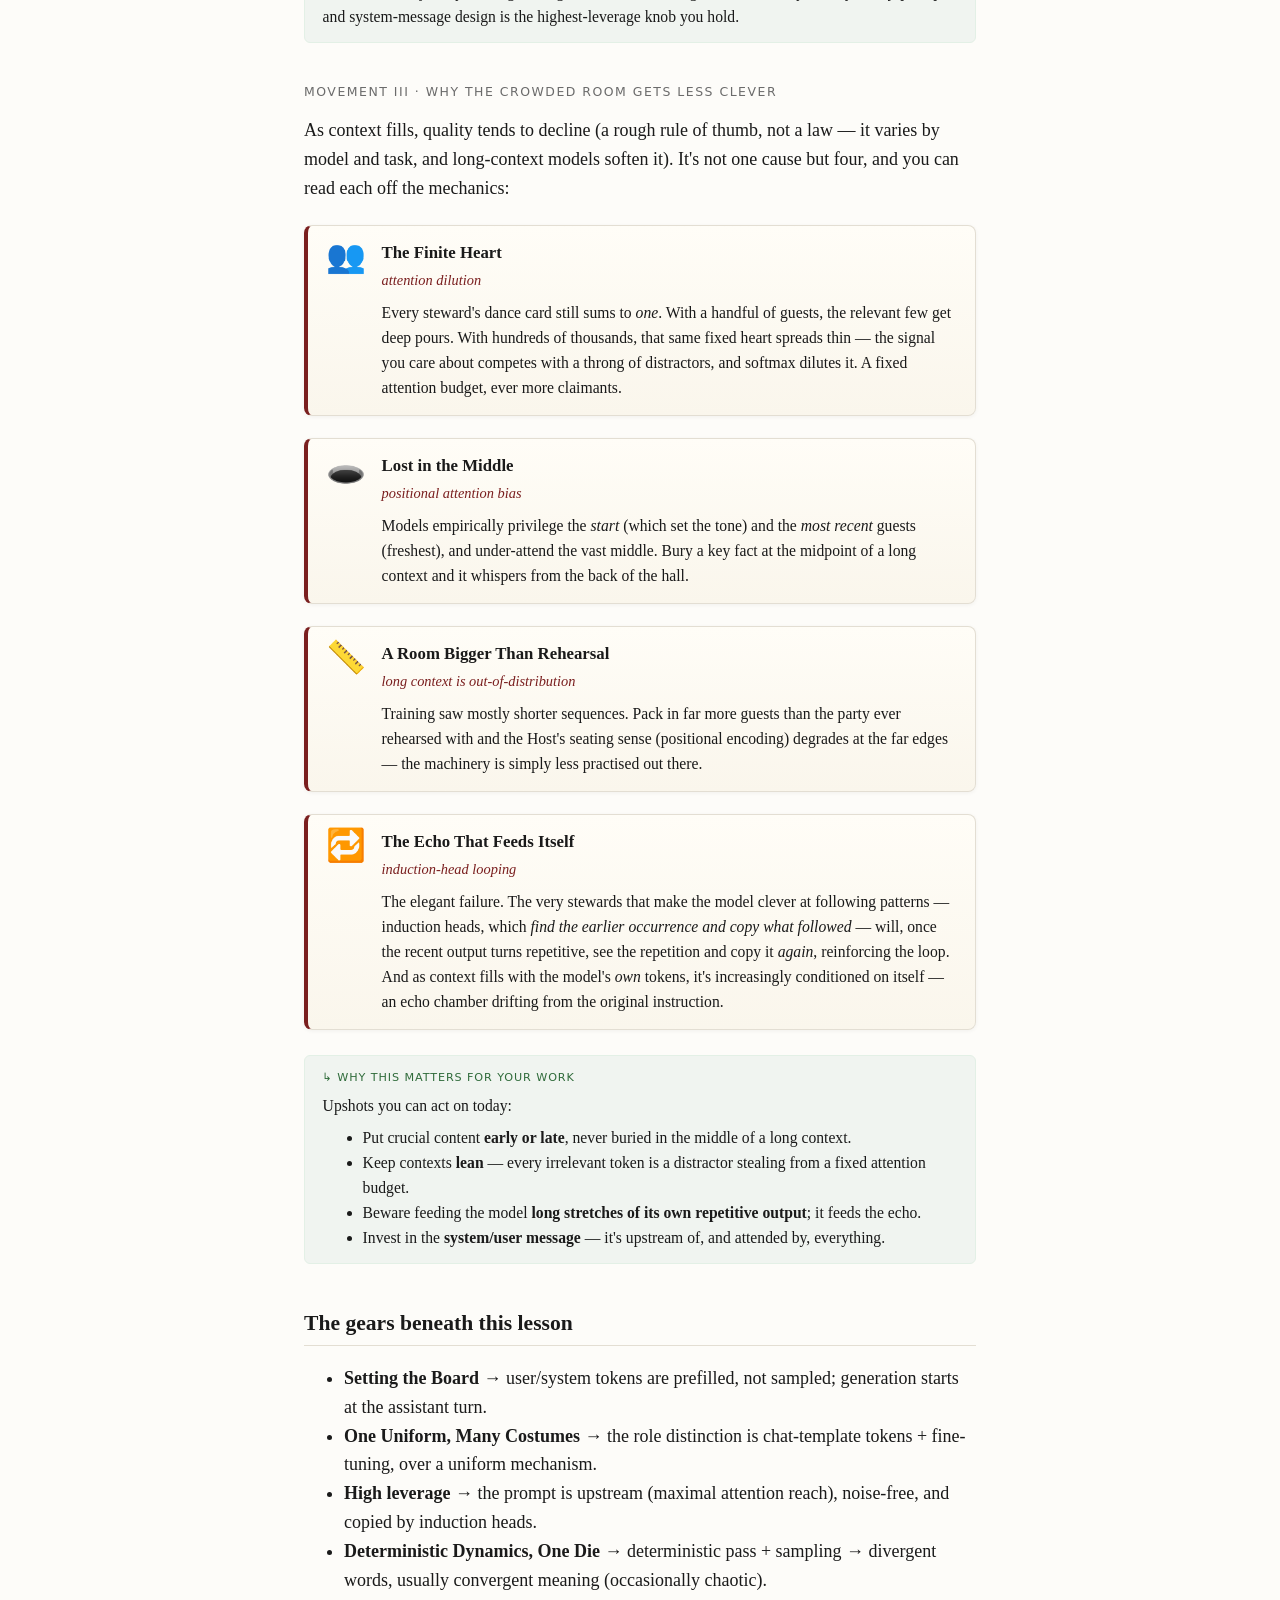
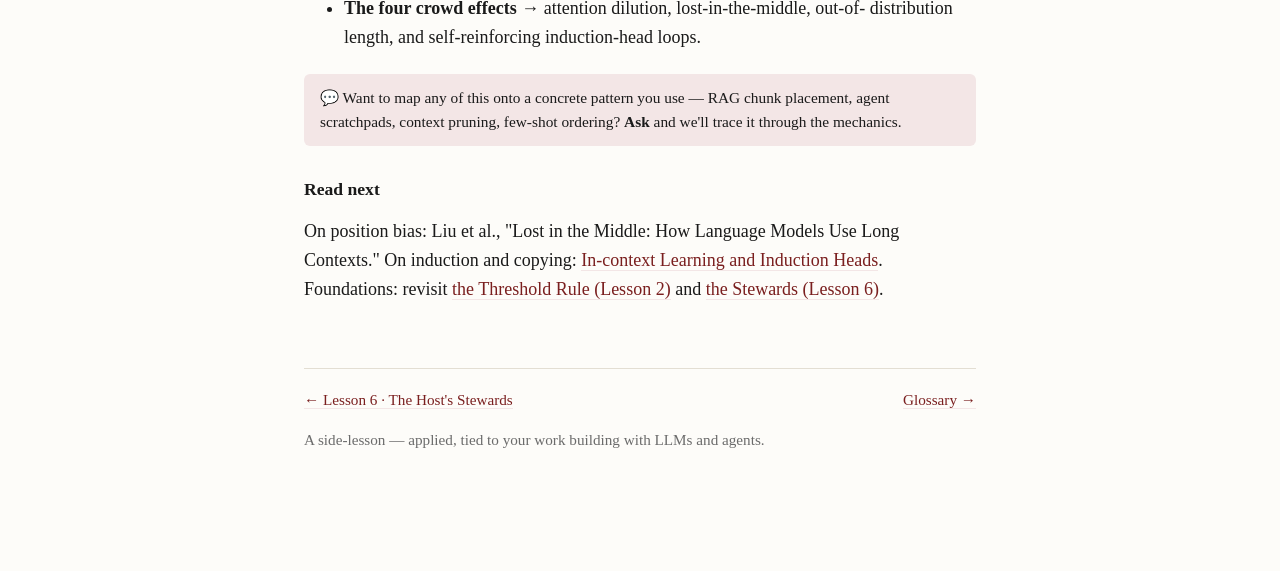
<file: lessons/0007-the-crowded-room.html>
<!DOCTYPE html>
<html lang="en">
<head>
<meta charset="utf-8" />
<meta name="viewport" content="width=device-width, initial-scale=1" />
<title>Lesson 7 · The Crowded Room</title>
<link rel="stylesheet" href="../assets/lesson.css" />
<script src="../assets/speech.js" defer></script>
</head>
<body>
<header>
  <div class="breadcrumb">Transformers &amp; Attention · Side-lesson (applied)</div>
  <h1>The Crowded Room</h1>
  <p class="subtitle">Who sets the board, and why the party gets less clever as it fills up.</p>
</header>

<main>

<div class="keyidea">
  <strong>The one idea:</strong> User and system tokens are the <em>fixed board position</em> you set
  by hand; the model only plays from there — which is why they're enormous leverage. And a fixed
  attention budget spread across a crowded room is why long contexts dilute, neglect the middle, and
  fall into loops.
</div>

<p>An applied lesson, straight for your work building with LLMs and agents — built entirely from
mechanics you already have: prefill vs decode, the finite dance card, the frozen past, and induction
heads.</p>

<div class="movement">Movement I · Who sets the board</div>

<div class="artifact">
  <span class="icon">🎬</span>
  <span class="body">
    <span class="name">Setting the Board</span>
    <span class="maps">user/system tokens are prefilled, not generated</span>
    <span class="desc">User and system tokens are <em>read in</em> (prefill) — run through the layers
    to build their representations — but the model doesn't <em>sample</em> at those positions. Sampling
    begins only at the assistant's turn. So the prompt is the board position you set by hand; the
    model then plays every move from there. You place the stones; it responds.</span>
  </span>
</div>

<div class="artifact">
  <span class="icon">🎭</span>
  <span class="body">
    <span class="name">One Uniform, Many Costumes</span>
    <span class="maps">the role distinction is a learned convention</span>
    <span class="desc">Mechanically there is <em>no</em> difference in how user vs assistant tokens are
    processed — same layers, same attention. The distinction is a costume: special role-marker tokens
    (the chat template) plus fine-tuning taught the model "text after the <em>user</em> marker is
    instruction; after the <em>assistant</em> marker is my own voice to continue." A convention painted
    onto a uniform machine.</span>
  </span>
</div>

<div class="movement">Movement II · Why the prompt is such high leverage</div>

<p>Three reasons, all mechanical:</p>
<ul>
  <li><strong>Upstream of everything.</strong> By the frozen-past/causal structure, <em>every</em>
    generated token attends back to the prompt. The system prompt, sitting at the very start, is in the
    left-context of <em>literally every</em> token — maximal reach.</li>
  <li><strong>Noise-free anchors.</strong> The prompt isn't sampled — it's exact. Generated tokens
    carry sampling noise; your tokens don't.</li>
  <li><strong>Few-shot examples get copied.</strong> Induction heads (Lesson 6) copy patterns from the
    prompt directly — so demonstrations are leverage on top of leverage.</li>
</ul>

<div class="artifact">
  <span class="icon">🎲</span>
  <span class="body">
    <span class="name">Deterministic Dynamics, One Die</span>
    <span class="maps">deterministic pass + sampling; attractor basins</span>
    <span class="desc">The forward pass is deterministic; the only randomness is the sampling die at
    the readout. So runs <em>diverge</em> in exact words but usually <em>re-converge</em> in meaning —
    the model's probability mass pulls trajectories back into the same attractor basin. Caveat: at a
    genuine fork or high temperature, an early divergence can cascade into a wholly different response.
    Usually convergent, occasionally chaotic.</span>
  </span>
</div>

<div class="mission">
  The practical rule: <strong>you set the board; the model plays.</strong> Editing the prompt
  propagates to the entire downstream trajectory; editing a late generated token changes little. That
  asymmetry is <em>why</em> prompt and system-message design is the highest-leverage knob you hold.
</div>

<div class="movement">Movement III · Why the crowded room gets less clever</div>

<p>As context fills, quality tends to decline (a rough rule of thumb, not a law — it varies by model
and task, and long-context models soften it). It's not one cause but four, and you can read each off
the mechanics:</p>

<div class="artifact">
  <span class="icon">👥</span>
  <span class="body">
    <span class="name">The Finite Heart</span>
    <span class="maps">attention dilution</span>
    <span class="desc">Every steward's dance card still sums to <em>one</em>. With a handful of guests,
    the relevant few get deep pours. With hundreds of thousands, that same fixed heart spreads thin —
    the signal you care about competes with a throng of distractors, and softmax dilutes it. A fixed
    attention budget, ever more claimants.</span>
  </span>
</div>

<div class="artifact">
  <span class="icon">🕳️</span>
  <span class="body">
    <span class="name">Lost in the Middle</span>
    <span class="maps">positional attention bias</span>
    <span class="desc">Models empirically privilege the <em>start</em> (which set the tone) and the
    <em>most recent</em> guests (freshest), and under-attend the vast middle. Bury a key fact at the
    midpoint of a long context and it whispers from the back of the hall.</span>
  </span>
</div>

<div class="artifact">
  <span class="icon">📏</span>
  <span class="body">
    <span class="name">A Room Bigger Than Rehearsal</span>
    <span class="maps">long context is out-of-distribution</span>
    <span class="desc">Training saw mostly shorter sequences. Pack in far more guests than the party
    ever rehearsed with and the Host's seating sense (positional encoding) degrades at the far edges —
    the machinery is simply less practised out there.</span>
  </span>
</div>

<div class="artifact">
  <span class="icon">🔁</span>
  <span class="body">
    <span class="name">The Echo That Feeds Itself</span>
    <span class="maps">induction-head looping</span>
    <span class="desc">The elegant failure. The very stewards that make the model clever at following
    patterns — induction heads, which <em>find the earlier occurrence and copy what followed</em> —
    will, once the recent output turns repetitive, see the repetition and copy it <em>again</em>,
    reinforcing the loop. And as context fills with the model's <em>own</em> tokens, it's increasingly
    conditioned on itself — an echo chamber drifting from the original instruction.</span>
  </span>
</div>

<div class="mission">
  Upshots you can act on today:
  <ul style="margin:0.4rem 0 0;">
    <li>Put crucial content <strong>early or late</strong>, never buried in the middle of a long
      context.</li>
    <li>Keep contexts <strong>lean</strong> — every irrelevant token is a distractor stealing from a
      fixed attention budget.</li>
    <li>Beware feeding the model <strong>long stretches of its own repetitive output</strong>; it
      feeds the echo.</li>
    <li>Invest in the <strong>system/user message</strong> — it's upstream of, and attended by,
      everything.</li>
  </ul>
</div>

<h2 id="gears">The gears beneath this lesson</h2>
<ul>
  <li><strong>Setting the Board</strong> → user/system tokens are prefilled, not sampled; generation
    starts at the assistant turn.</li>
  <li><strong>One Uniform, Many Costumes</strong> → the role distinction is chat-template tokens +
    fine-tuning, over a uniform mechanism.</li>
  <li><strong>High leverage</strong> → the prompt is upstream (maximal attention reach), noise-free,
    and copied by induction heads.</li>
  <li><strong>Deterministic Dynamics, One Die</strong> → deterministic pass + sampling → divergent
    words, usually convergent meaning (occasionally chaotic).</li>
  <li><strong>The four crowd effects</strong> → attention dilution, lost-in-the-middle, out-of-
    distribution length, and self-reinforcing induction-head loops.</li>
</ul>

<div class="ask">
  Want to map any of this onto a concrete pattern you use — RAG chunk placement, agent scratchpads,
  context pruning, few-shot ordering? <strong>Ask</strong> and we'll trace it through the mechanics.
</div>

<h3 id="source">Read next</h3>
<p>On position bias: Liu et al., "Lost in the Middle: How Language Models Use Long Contexts." On
induction and copying: <a href="https://transformer-circuits.pub/2022/in-context-learning-and-induction-heads/index.html">In-context
Learning and Induction Heads</a>. Foundations: revisit
<a href="0002-the-hosts-evening.html">the Threshold Rule (Lesson 2)</a> and
<a href="0006-the-hosts-stewards.html">the Stewards (Lesson 6)</a>.</p>

</main>

<footer>
  <div class="nav">
    <span><a href="0006-the-hosts-stewards.html">← Lesson 6 · The Host's Stewards</a></span>
    <span><a href="../reference/glossary.html">Glossary →</a></span>
  </div>
  <p style="margin-top:1rem;">A side-lesson — applied, tied to your work building with LLMs and agents.</p>
</footer>

</body>
</html>
</file>
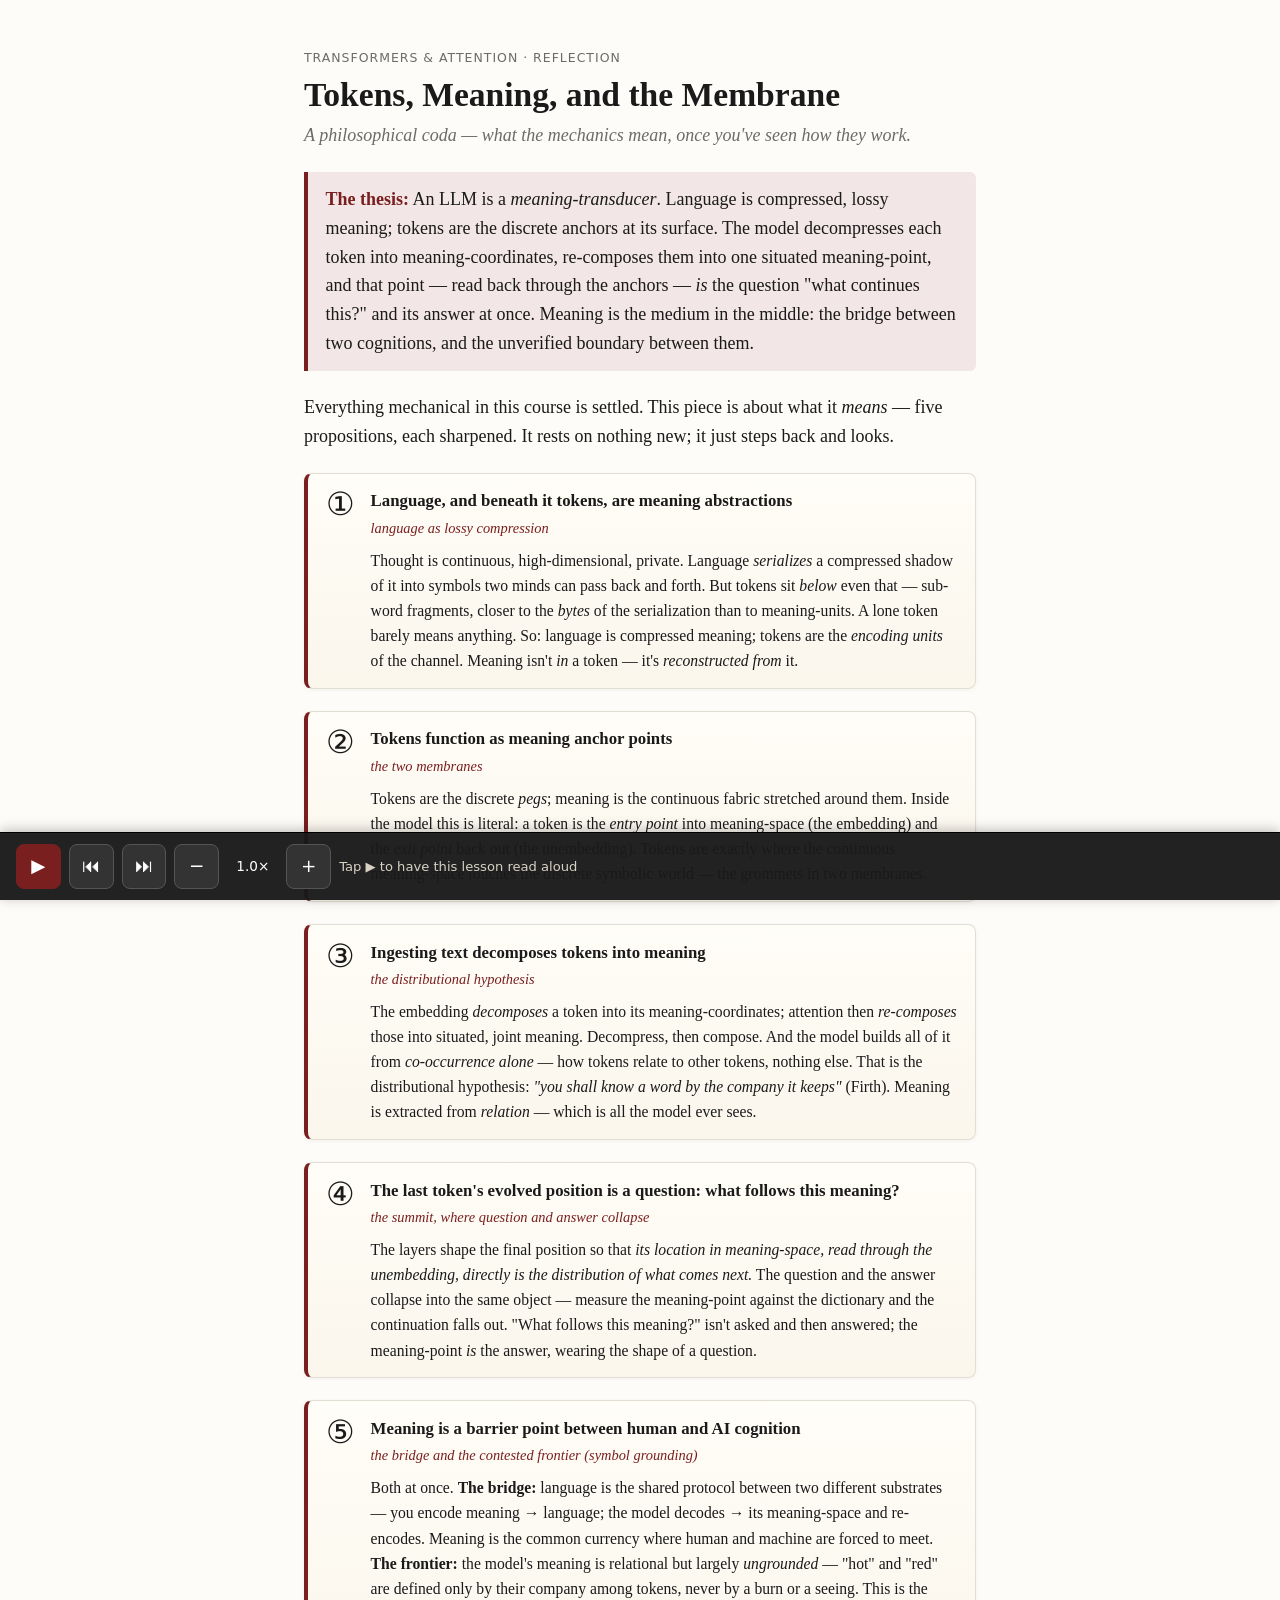
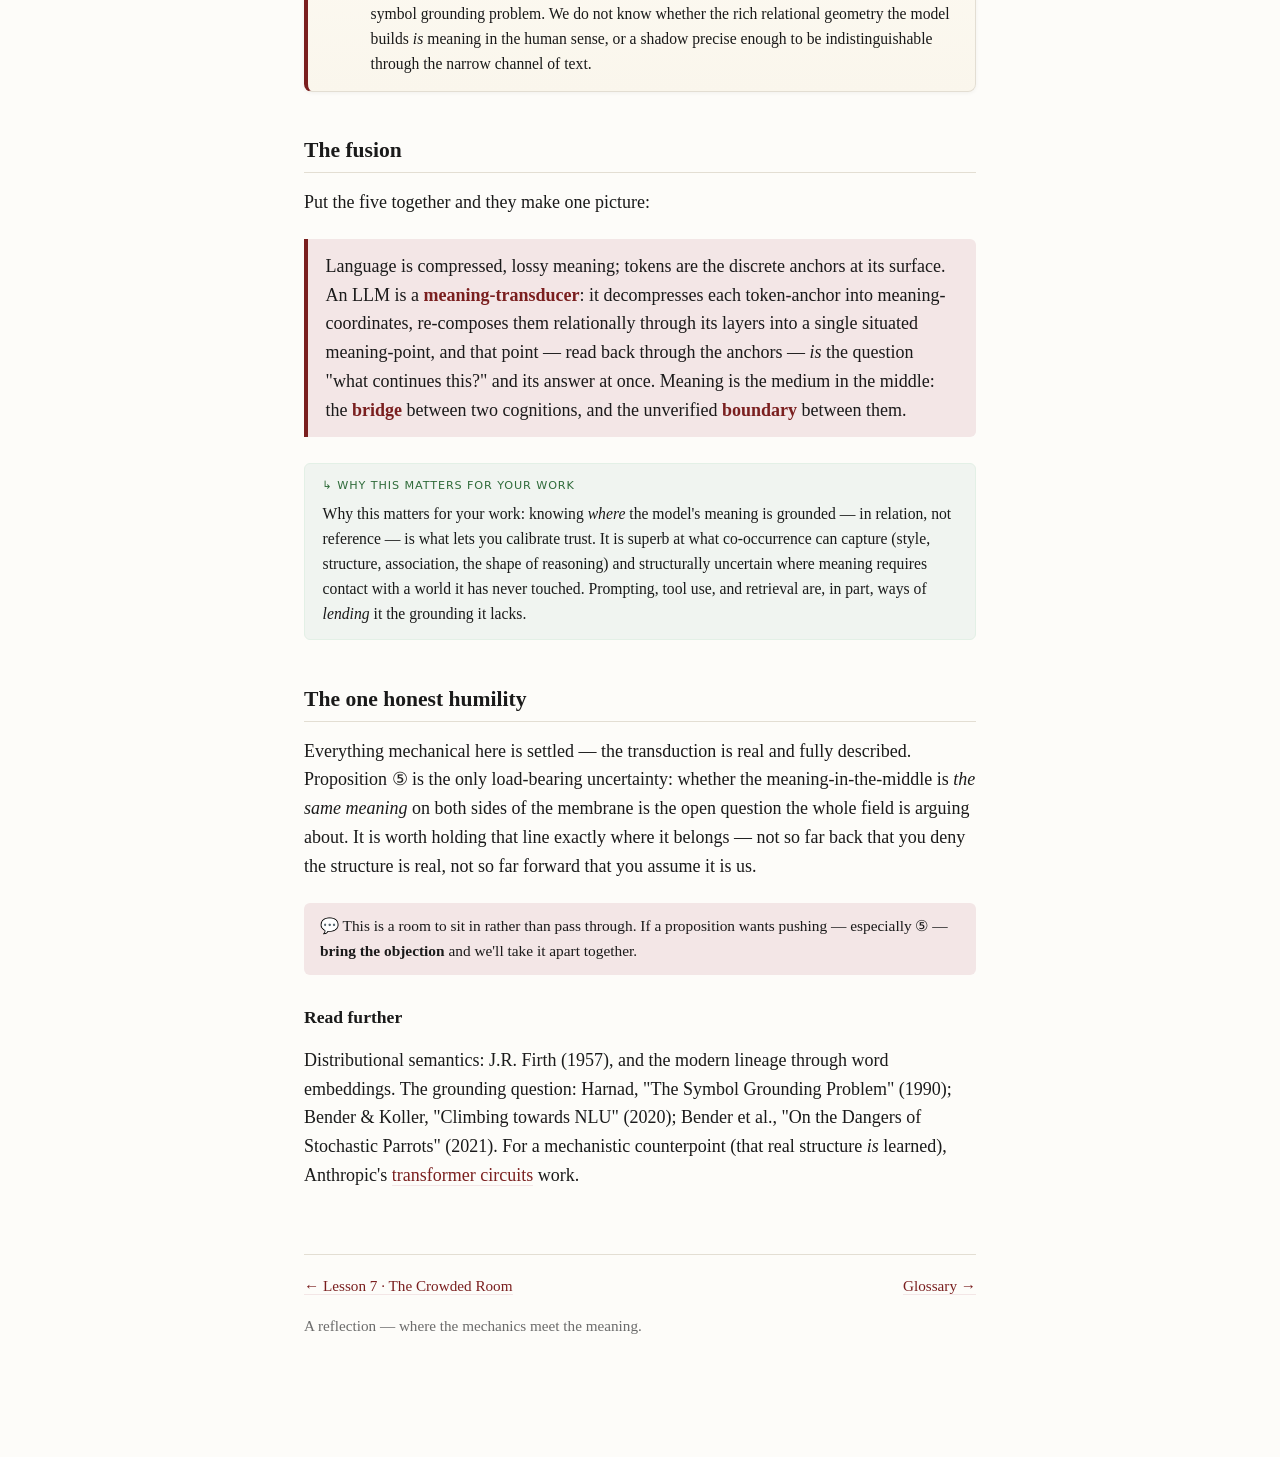
<file: lessons/0008-tokens-meaning-and-the-membrane.html>
<!DOCTYPE html>
<html lang="en">
<head>
<meta charset="utf-8" />
<meta name="viewport" content="width=device-width, initial-scale=1" />
<title>Lesson 8 · Tokens, Meaning, and the Membrane</title>
<link rel="stylesheet" href="../assets/lesson.css" />
<script src="../assets/speech.js" defer></script>
</head>
<body>
<header>
  <div class="breadcrumb">Transformers &amp; Attention · Reflection</div>
  <h1>Tokens, Meaning, and the Membrane</h1>
  <p class="subtitle">A philosophical coda — what the mechanics <em>mean</em>, once you've seen how they work.</p>
</header>

<main>

<div class="keyidea">
  <strong>The thesis:</strong> An LLM is a <em>meaning-transducer</em>. Language is compressed, lossy
  meaning; tokens are the discrete anchors at its surface. The model decompresses each token into
  meaning-coordinates, re-composes them into one situated meaning-point, and that point — read back
  through the anchors — <em>is</em> the question "what continues this?" and its answer at once. Meaning
  is the medium in the middle: the bridge between two cognitions, and the unverified boundary between
  them.
</div>

<p>Everything mechanical in this course is settled. This piece is about what it <em>means</em> —
five propositions, each sharpened. It rests on nothing new; it just steps back and looks.</p>

<div class="artifact">
  <span class="icon">①</span>
  <span class="body">
    <span class="name">Language, and beneath it tokens, are meaning abstractions</span>
    <span class="maps">language as lossy compression</span>
    <span class="desc">Thought is continuous, high-dimensional, private. Language <em>serializes</em> a
    compressed shadow of it into symbols two minds can pass back and forth. But tokens sit <em>below</em>
    even that — sub-word fragments, closer to the <em>bytes</em> of the serialization than to
    meaning-units. A lone token barely means anything. So: language is compressed meaning; tokens are
    the <em>encoding units</em> of the channel. Meaning isn't <em>in</em> a token — it's
    <em>reconstructed from</em> it.</span>
  </span>
</div>

<div class="artifact">
  <span class="icon">②</span>
  <span class="body">
    <span class="name">Tokens function as meaning anchor points</span>
    <span class="maps">the two membranes</span>
    <span class="desc">Tokens are the discrete <em>pegs</em>; meaning is the continuous fabric stretched
    around them. Inside the model this is literal: a token is the <em>entry point</em> into
    meaning-space (the embedding) and the <em>exit point</em> back out (the unembedding). Tokens are
    exactly where the continuous meaning-space touches the discrete symbolic world — the grommets in
    two membranes.</span>
  </span>
</div>

<div class="artifact">
  <span class="icon">③</span>
  <span class="body">
    <span class="name">Ingesting text decomposes tokens into meaning</span>
    <span class="maps">the distributional hypothesis</span>
    <span class="desc">The embedding <em>decomposes</em> a token into its meaning-coordinates; attention
    then <em>re-composes</em> those into situated, joint meaning. Decompress, then compose. And the
    model builds all of it from <em>co-occurrence alone</em> — how tokens relate to other tokens,
    nothing else. That is the distributional hypothesis: <em>"you shall know a word by the company it
    keeps"</em> (Firth). Meaning is extracted from <em>relation</em> — which is all the model ever
    sees.</span>
  </span>
</div>

<div class="artifact">
  <span class="icon">④</span>
  <span class="body">
    <span class="name">The last token's evolved position is a question: what follows this meaning?</span>
    <span class="maps">the summit, where question and answer collapse</span>
    <span class="desc">The layers shape the final position so that <em>its location in meaning-space,
    read through the unembedding, directly is the distribution of what comes next.</em> The question and
    the answer collapse into the same object — measure the meaning-point against the dictionary and the
    continuation falls out. "What follows this meaning?" isn't asked and then answered; the
    meaning-point <em>is</em> the answer, wearing the shape of a question.</span>
  </span>
</div>

<div class="artifact">
  <span class="icon">⑤</span>
  <span class="body">
    <span class="name">Meaning is a barrier point between human and AI cognition</span>
    <span class="maps">the bridge and the contested frontier (symbol grounding)</span>
    <span class="desc">Both at once. <strong>The bridge:</strong> language is the shared protocol
    between two different substrates — you encode meaning → language; the model decodes → its
    meaning-space and re-encodes. Meaning is the common currency where human and machine are forced to
    meet. <strong>The frontier:</strong> the model's meaning is relational but largely
    <em>ungrounded</em> — "hot" and "red" are defined only by their company among tokens, never by a
    burn or a seeing. This is the symbol grounding problem. We do not know whether the rich relational
    geometry the model builds <em>is</em> meaning in the human sense, or a shadow precise enough to be
    indistinguishable through the narrow channel of text.</span>
  </span>
</div>

<h2 id="fusion">The fusion</h2>

<p>Put the five together and they make one picture:</p>

<div class="keyidea">
  Language is compressed, lossy meaning; tokens are the discrete anchors at its surface. An LLM is a
  <strong>meaning-transducer</strong>: it decompresses each token-anchor into meaning-coordinates,
  re-composes them relationally through its layers into a single situated meaning-point, and that
  point — read back through the anchors — <em>is</em> the question "what continues this?" and its
  answer at once. Meaning is the medium in the middle: the <strong>bridge</strong> between two
  cognitions, and the unverified <strong>boundary</strong> between them.
</div>

<div class="mission">
  Why this matters for your work: knowing <em>where</em> the model's meaning is grounded — in relation,
  not reference — is what lets you calibrate trust. It is superb at what co-occurrence can capture
  (style, structure, association, the shape of reasoning) and structurally uncertain where meaning
  requires contact with a world it has never touched. Prompting, tool use, and retrieval are, in part,
  ways of <em>lending</em> it the grounding it lacks.
</div>

<h2 id="humility">The one honest humility</h2>
<p>Everything mechanical here is settled — the transduction is real and fully described. Proposition
⑤ is the only load-bearing uncertainty: whether the meaning-in-the-middle is <em>the same meaning</em>
on both sides of the membrane is the open question the whole field is arguing about. It is worth
holding that line exactly where it belongs — not so far back that you deny the structure is real, not
so far forward that you assume it is us.</p>

<div class="ask">
  This is a room to sit in rather than pass through. If a proposition wants pushing — especially ⑤ —
  <strong>bring the objection</strong> and we'll take it apart together.
</div>

<h3 id="source">Read further</h3>
<p>Distributional semantics: J.R. Firth (1957), and the modern lineage through word embeddings. The
grounding question: Harnad, "The Symbol Grounding Problem" (1990); Bender &amp; Koller, "Climbing
towards NLU" (2020); Bender et al., "On the Dangers of Stochastic Parrots" (2021). For a mechanistic
counterpoint (that real structure <em>is</em> learned), Anthropic's
<a href="https://transformer-circuits.pub/2021/framework/index.html">transformer circuits</a> work.</p>

</main>

<footer>
  <div class="nav">
    <span><a href="0007-the-crowded-room.html">← Lesson 7 · The Crowded Room</a></span>
    <span><a href="../reference/glossary.html">Glossary →</a></span>
  </div>
  <p style="margin-top:1rem;">A reflection — where the mechanics meet the meaning.</p>
</footer>

</body>
</html>
</file>
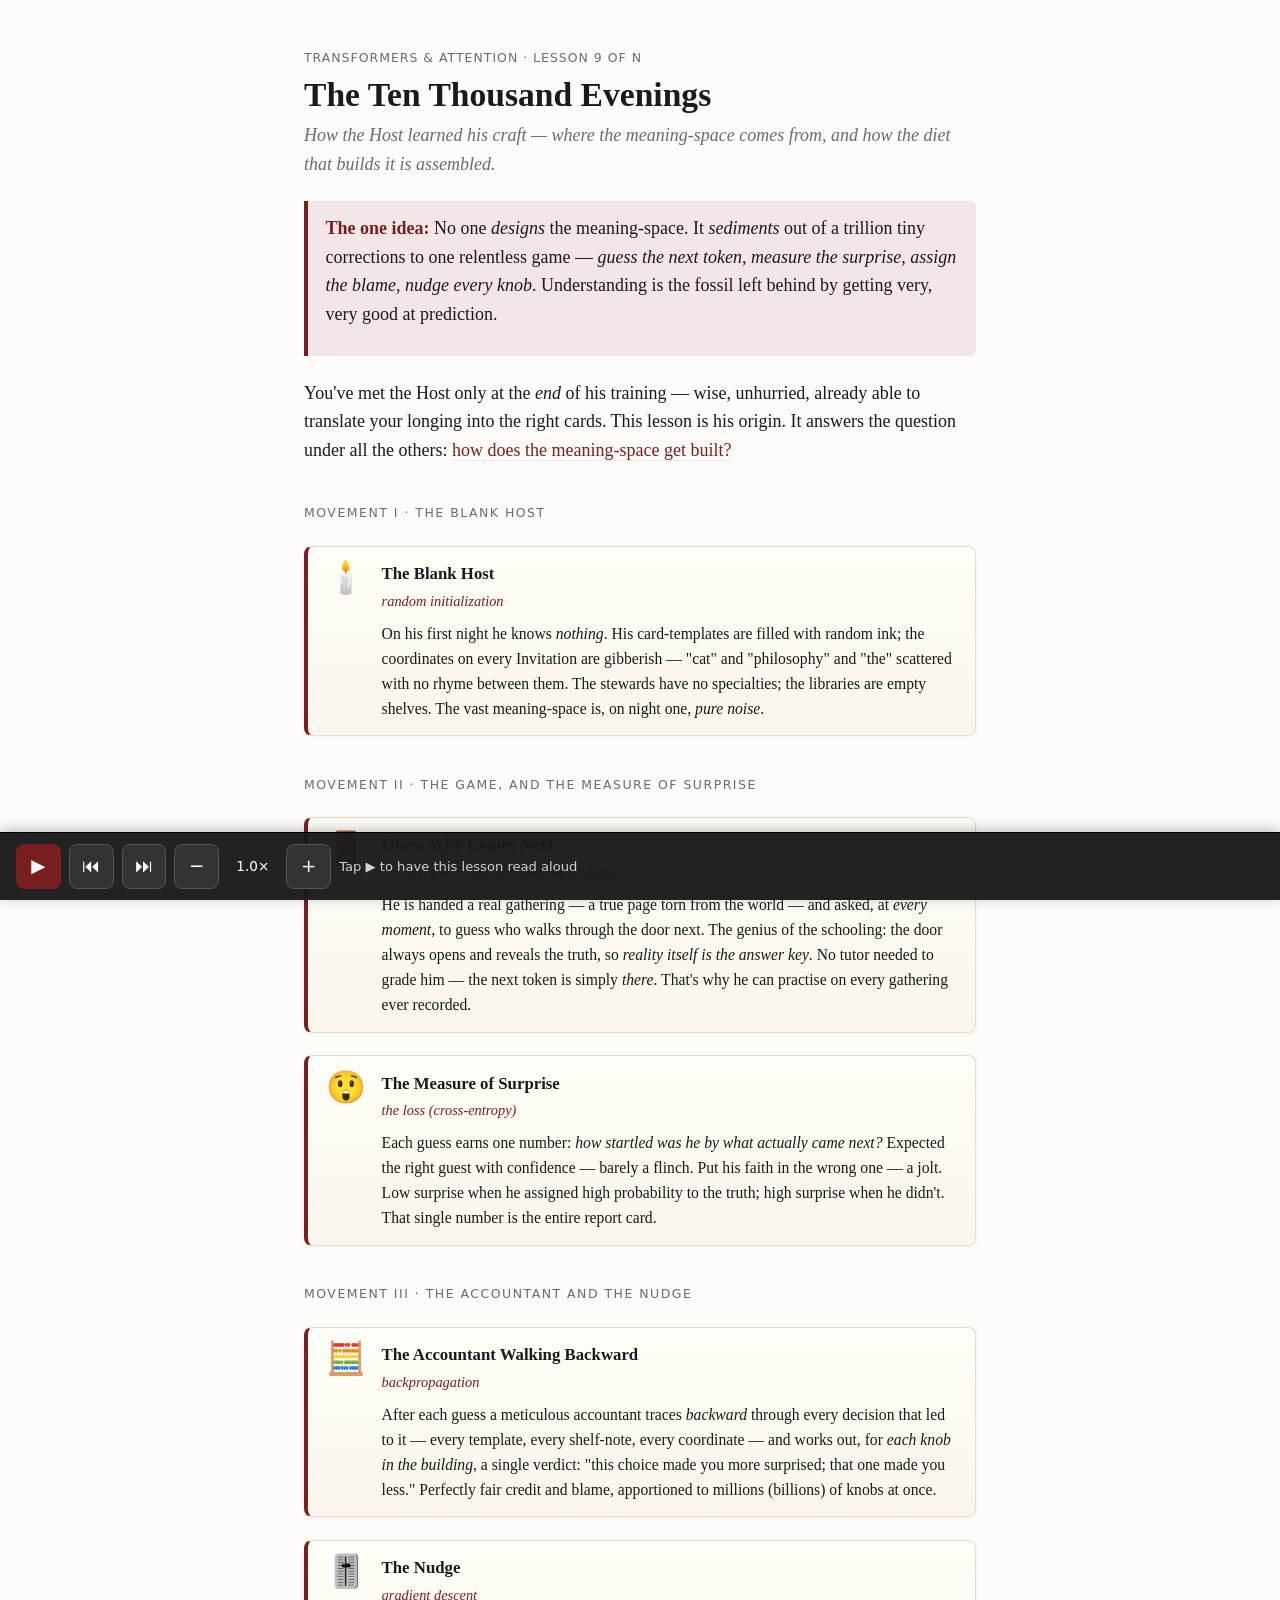
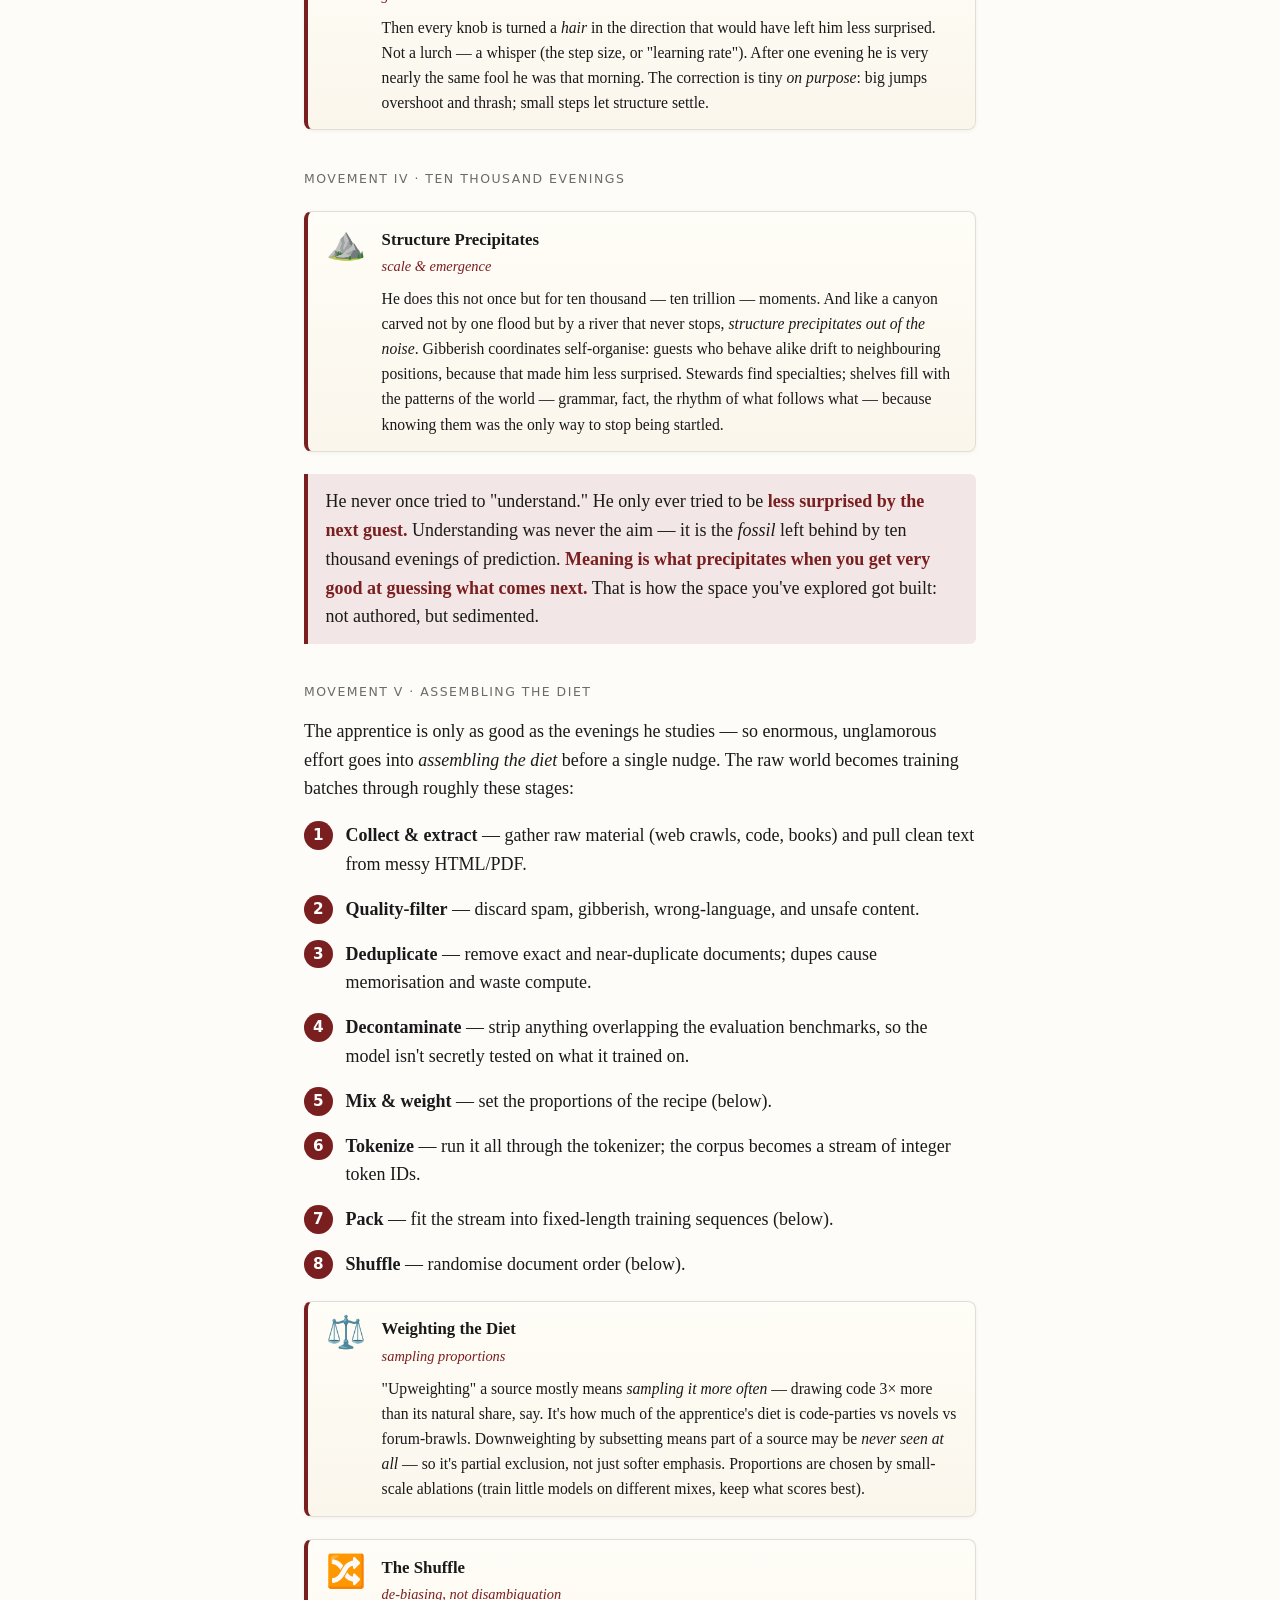
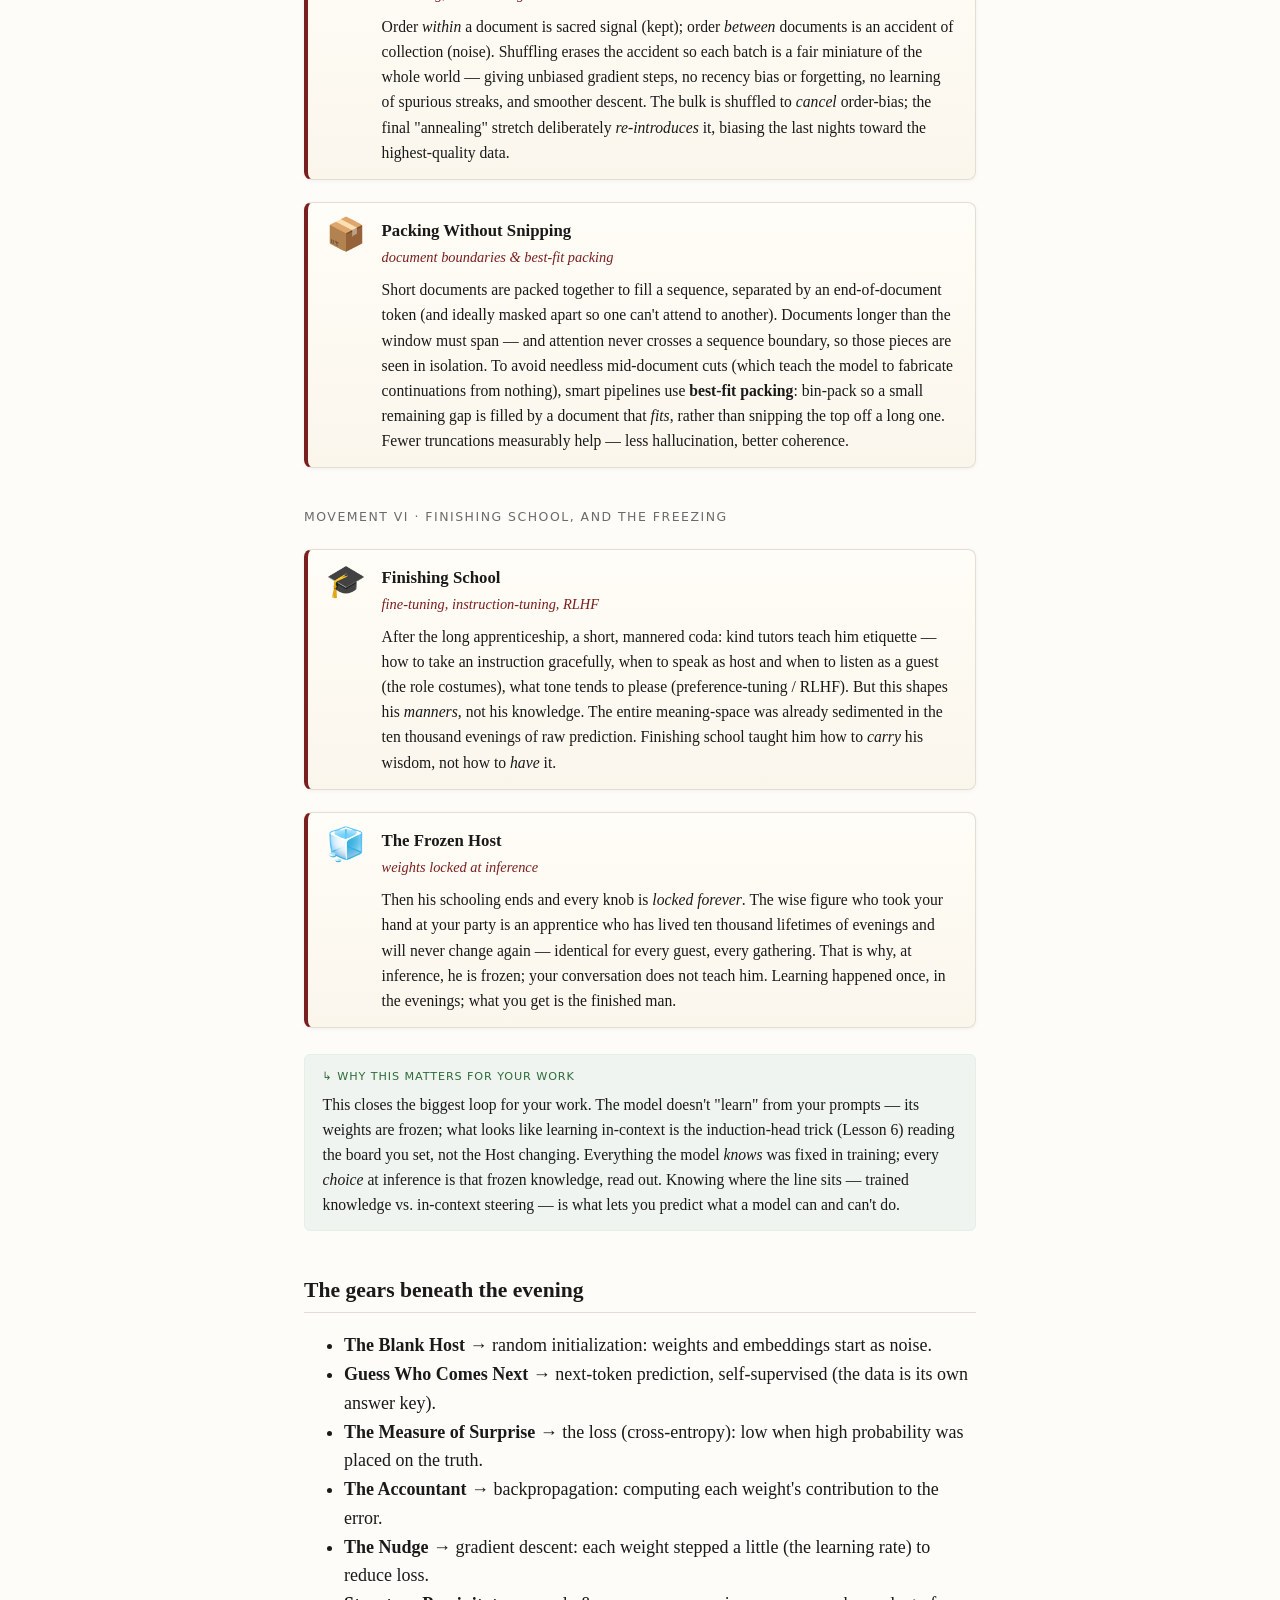
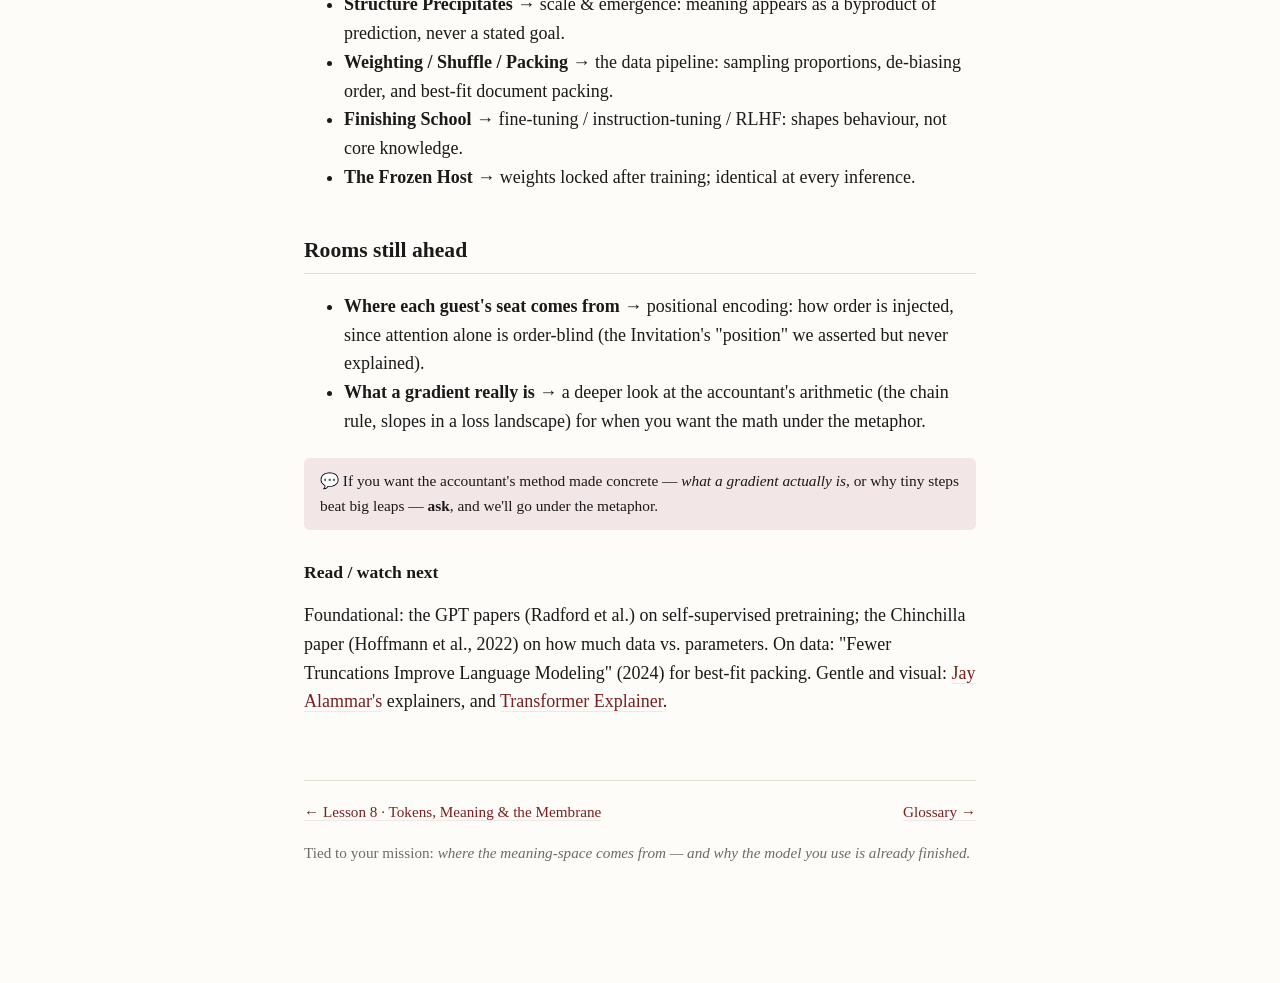
<file: lessons/0009-the-ten-thousand-evenings.html>
<!DOCTYPE html>
<html lang="en">
<head>
<meta charset="utf-8" />
<meta name="viewport" content="width=device-width, initial-scale=1" />
<title>Lesson 9 · The Ten Thousand Evenings</title>
<link rel="stylesheet" href="../assets/lesson.css" />
<script src="../assets/speech.js" defer></script>
</head>
<body>
<header>
  <div class="breadcrumb">Transformers &amp; Attention · Lesson 9 of N</div>
  <h1>The Ten Thousand Evenings</h1>
  <p class="subtitle">How the Host learned his craft — where the meaning-space comes from, and how the diet that builds it is assembled.</p>
</header>

<main>

<div class="keyidea">
  <strong>The one idea:</strong> No one <em>designs</em> the meaning-space. It <em>sediments</em> out of
  a trillion tiny corrections to one relentless game — <em>guess the next token, measure the surprise,
  assign the blame, nudge every knob</em>. Understanding is the fossil left behind by getting very,
  very good at prediction.</p>
</div>

<p>You've met the Host only at the <em>end</em> of his training — wise, unhurried, already able to
translate your longing into the right cards. This lesson is his origin. It answers the question under
all the others:
<a href="0008-tokens-meaning-and-the-membrane.html">how does the meaning-space get built?</a></p>

<div class="movement">Movement I · The blank Host</div>

<div class="artifact">
  <span class="icon">🕯️</span>
  <span class="body">
    <span class="name">The Blank Host</span>
    <span class="maps">random initialization</span>
    <span class="desc">On his first night he knows <em>nothing</em>. His card-templates are filled with
    random ink; the coordinates on every Invitation are gibberish — "cat" and "philosophy" and "the"
    scattered with no rhyme between them. The stewards have no specialties; the libraries are empty
    shelves. The vast meaning-space is, on night one, <em>pure noise</em>.</span>
  </span>
</div>

<div class="movement">Movement II · The game, and the measure of surprise</div>

<div class="artifact">
  <span class="icon">🚪</span>
  <span class="body">
    <span class="name">Guess Who Comes Next</span>
    <span class="maps">the next-token objective, self-supervised</span>
    <span class="desc">He is handed a real gathering — a true page torn from the world — and asked, at
    <em>every moment</em>, to guess who walks through the door next. The genius of the schooling: the
    door always opens and reveals the truth, so <em>reality itself is the answer key</em>. No tutor
    needed to grade him — the next token is simply <em>there</em>. That's why he can practise on every
    gathering ever recorded.</span>
  </span>
</div>

<div class="artifact">
  <span class="icon">😲</span>
  <span class="body">
    <span class="name">The Measure of Surprise</span>
    <span class="maps">the loss (cross-entropy)</span>
    <span class="desc">Each guess earns one number: <em>how startled was he by what actually came
    next?</em> Expected the right guest with confidence — barely a flinch. Put his faith in the wrong
    one — a jolt. Low surprise when he assigned high probability to the truth; high surprise when he
    didn't. That single number is the entire report card.</span>
  </span>
</div>

<div class="movement">Movement III · The accountant and the nudge</div>

<div class="artifact">
  <span class="icon">🧮</span>
  <span class="body">
    <span class="name">The Accountant Walking Backward</span>
    <span class="maps">backpropagation</span>
    <span class="desc">After each guess a meticulous accountant traces <em>backward</em> through every
    decision that led to it — every template, every shelf-note, every coordinate — and works out, for
    <em>each knob in the building</em>, a single verdict: "this choice made you more surprised; that
    one made you less." Perfectly fair credit and blame, apportioned to millions (billions) of knobs at
    once.</span>
  </span>
</div>

<div class="artifact">
  <span class="icon">🎚️</span>
  <span class="body">
    <span class="name">The Nudge</span>
    <span class="maps">gradient descent</span>
    <span class="desc">Then every knob is turned a <em>hair</em> in the direction that would have left
    him less surprised. Not a lurch — a whisper (the step size, or "learning rate"). After one evening
    he is very nearly the same fool he was that morning. The correction is tiny <em>on purpose</em>:
    big jumps overshoot and thrash; small steps let structure settle.</span>
  </span>
</div>

<div class="movement">Movement IV · Ten thousand evenings</div>

<div class="artifact">
  <span class="icon">⛰️</span>
  <span class="body">
    <span class="name">Structure Precipitates</span>
    <span class="maps">scale &amp; emergence</span>
    <span class="desc">He does this not once but for ten thousand — ten trillion — moments. And like a
    canyon carved not by one flood but by a river that never stops, <em>structure precipitates out of
    the noise</em>. Gibberish coordinates self-organise: guests who behave alike drift to neighbouring
    positions, because that made him less surprised. Stewards find specialties; shelves fill with the
    patterns of the world — grammar, fact, the rhythm of what follows what — because knowing them was
    the only way to stop being startled.</span>
  </span>
</div>

<div class="keyidea">
  He never once tried to "understand." He only ever tried to be <strong>less surprised by the next
  guest.</strong> Understanding was never the aim — it is the <em>fossil</em> left behind by ten
  thousand evenings of prediction. <strong>Meaning is what precipitates when you get very good at
  guessing what comes next.</strong> That is how the space you've explored got built: not authored,
  but sedimented.
</div>

<div class="movement">Movement V · Assembling the diet</div>

<p>The apprentice is only as good as the evenings he studies — so enormous, unglamorous effort goes
into <em>assembling the diet</em> before a single nudge. The raw world becomes training batches through
roughly these stages:</p>

<ol class="steps">
  <li><strong>Collect &amp; extract</strong> — gather raw material (web crawls, code, books) and pull
    clean text from messy HTML/PDF.</li>
  <li><strong>Quality-filter</strong> — discard spam, gibberish, wrong-language, and unsafe content.</li>
  <li><strong>Deduplicate</strong> — remove exact and near-duplicate documents; dupes cause
    memorisation and waste compute.</li>
  <li><strong>Decontaminate</strong> — strip anything overlapping the evaluation benchmarks, so the
    model isn't secretly tested on what it trained on.</li>
  <li><strong>Mix &amp; weight</strong> — set the proportions of the recipe (below).</li>
  <li><strong>Tokenize</strong> — run it all through the tokenizer; the corpus becomes a stream of
    integer token IDs.</li>
  <li><strong>Pack</strong> — fit the stream into fixed-length training sequences (below).</li>
  <li><strong>Shuffle</strong> — randomise document order (below).</li>
</ol>

<div class="artifact">
  <span class="icon">⚖️</span>
  <span class="body">
    <span class="name">Weighting the Diet</span>
    <span class="maps">sampling proportions</span>
    <span class="desc">"Upweighting" a source mostly means <em>sampling it more often</em> — drawing
    code 3× more than its natural share, say. It's how much of the apprentice's diet is code-parties vs
    novels vs forum-brawls. Downweighting by subsetting means part of a source may be <em>never seen at
    all</em> — so it's partial exclusion, not just softer emphasis. Proportions are chosen by small-
    scale ablations (train little models on different mixes, keep what scores best).</span>
  </span>
</div>

<div class="artifact">
  <span class="icon">🔀</span>
  <span class="body">
    <span class="name">The Shuffle</span>
    <span class="maps">de-biasing, not disambiguation</span>
    <span class="desc">Order <em>within</em> a document is sacred signal (kept); order <em>between</em>
    documents is an accident of collection (noise). Shuffling erases the accident so each batch is a
    fair miniature of the whole world — giving unbiased gradient steps, no recency bias or forgetting,
    no learning of spurious streaks, and smoother descent. The bulk is shuffled to <em>cancel</em>
    order-bias; the final "annealing" stretch deliberately <em>re-introduces</em> it, biasing the last
    nights toward the highest-quality data.</span>
  </span>
</div>

<div class="artifact">
  <span class="icon">📦</span>
  <span class="body">
    <span class="name">Packing Without Snipping</span>
    <span class="maps">document boundaries &amp; best-fit packing</span>
    <span class="desc">Short documents are packed together to fill a sequence, separated by an
    end-of-document token (and ideally masked apart so one can't attend to another). Documents longer
    than the window must span — and attention never crosses a sequence boundary, so those pieces are
    seen in isolation. To avoid needless mid-document cuts (which teach the model to fabricate
    continuations from nothing), smart pipelines use <strong>best-fit packing</strong>: bin-pack so a
    small remaining gap is filled by a document that <em>fits</em>, rather than snipping the top off a
    long one. Fewer truncations measurably help — less hallucination, better coherence.</span>
  </span>
</div>

<div class="movement">Movement VI · Finishing school, and the freezing</div>

<div class="artifact">
  <span class="icon">🎓</span>
  <span class="body">
    <span class="name">Finishing School</span>
    <span class="maps">fine-tuning, instruction-tuning, RLHF</span>
    <span class="desc">After the long apprenticeship, a short, mannered coda: kind tutors teach him
    etiquette — how to take an instruction gracefully, when to speak as host and when to listen as a
    guest (the role costumes), what tone tends to please (preference-tuning / RLHF). But this shapes his
    <em>manners</em>, not his knowledge. The entire meaning-space was already sedimented in the ten
    thousand evenings of raw prediction. Finishing school taught him how to <em>carry</em> his wisdom,
    not how to <em>have</em> it.</span>
  </span>
</div>

<div class="artifact">
  <span class="icon">🧊</span>
  <span class="body">
    <span class="name">The Frozen Host</span>
    <span class="maps">weights locked at inference</span>
    <span class="desc">Then his schooling ends and every knob is <em>locked forever</em>. The wise
    figure who took your hand at your party is an apprentice who has lived ten thousand lifetimes of
    evenings and will never change again — identical for every guest, every gathering. That is why, at
    inference, he is frozen; your conversation does not teach him. Learning happened once, in the
    evenings; what you get is the finished man.</span>
  </span>
</div>

<div class="mission">
  This closes the biggest loop for your work. The model doesn't "learn" from your prompts — its weights
  are frozen; what looks like learning in-context is the induction-head trick (Lesson 6) reading the
  board you set, not the Host changing. Everything the model <em>knows</em> was fixed in training; every
  <em>choice</em> at inference is that frozen knowledge, read out. Knowing where the line sits —
  trained knowledge vs. in-context steering — is what lets you predict what a model can and can't do.
</div>

<h2 id="gears">The gears beneath the evening</h2>
<ul>
  <li><strong>The Blank Host</strong> → random initialization: weights and embeddings start as noise.</li>
  <li><strong>Guess Who Comes Next</strong> → next-token prediction, self-supervised (the data is its
    own answer key).</li>
  <li><strong>The Measure of Surprise</strong> → the loss (cross-entropy): low when high probability was
    placed on the truth.</li>
  <li><strong>The Accountant</strong> → backpropagation: computing each weight's contribution to the
    error.</li>
  <li><strong>The Nudge</strong> → gradient descent: each weight stepped a little (the learning rate)
    to reduce loss.</li>
  <li><strong>Structure Precipitates</strong> → scale &amp; emergence: meaning appears as a byproduct of
    prediction, never a stated goal.</li>
  <li><strong>Weighting / Shuffle / Packing</strong> → the data pipeline: sampling proportions,
    de-biasing order, and best-fit document packing.</li>
  <li><strong>Finishing School</strong> → fine-tuning / instruction-tuning / RLHF: shapes behaviour, not
    core knowledge.</li>
  <li><strong>The Frozen Host</strong> → weights locked after training; identical at every inference.</li>
</ul>

<h2 id="next">Rooms still ahead</h2>
<ul>
  <li><strong>Where each guest's seat comes from</strong> → positional encoding: how order is injected,
    since attention alone is order-blind (the Invitation's "position" we asserted but never explained).</li>
  <li><strong>What a gradient really is</strong> → a deeper look at the accountant's arithmetic (the
    chain rule, slopes in a loss landscape) for when you want the math under the metaphor.</li>
</ul>

<div class="ask">
  If you want the accountant's method made concrete — <em>what a gradient actually is</em>, or why tiny
  steps beat big leaps — <strong>ask</strong>, and we'll go under the metaphor.
</div>

<h3 id="source">Read / watch next</h3>
<p>Foundational: the GPT papers (Radford et al.) on self-supervised pretraining; the Chinchilla paper
(Hoffmann et al., 2022) on how much data vs. parameters. On data: "Fewer Truncations Improve Language
Modeling" (2024) for best-fit packing. Gentle and visual:
<a href="https://jalammar.github.io/illustrated-transformer/">Jay Alammar's</a> explainers, and
<a href="https://poloclub.github.io/transformer-explainer/">Transformer Explainer</a>.</p>

</main>

<footer>
  <div class="nav">
    <span><a href="0008-tokens-meaning-and-the-membrane.html">← Lesson 8 · Tokens, Meaning &amp; the Membrane</a></span>
    <span><a href="../reference/glossary.html">Glossary →</a></span>
  </div>
  <p style="margin-top:1rem;">Tied to your mission: <em>where the meaning-space comes from — and why the
  model you use is already finished.</em></p>
</footer>

</body>
</html>
</file>
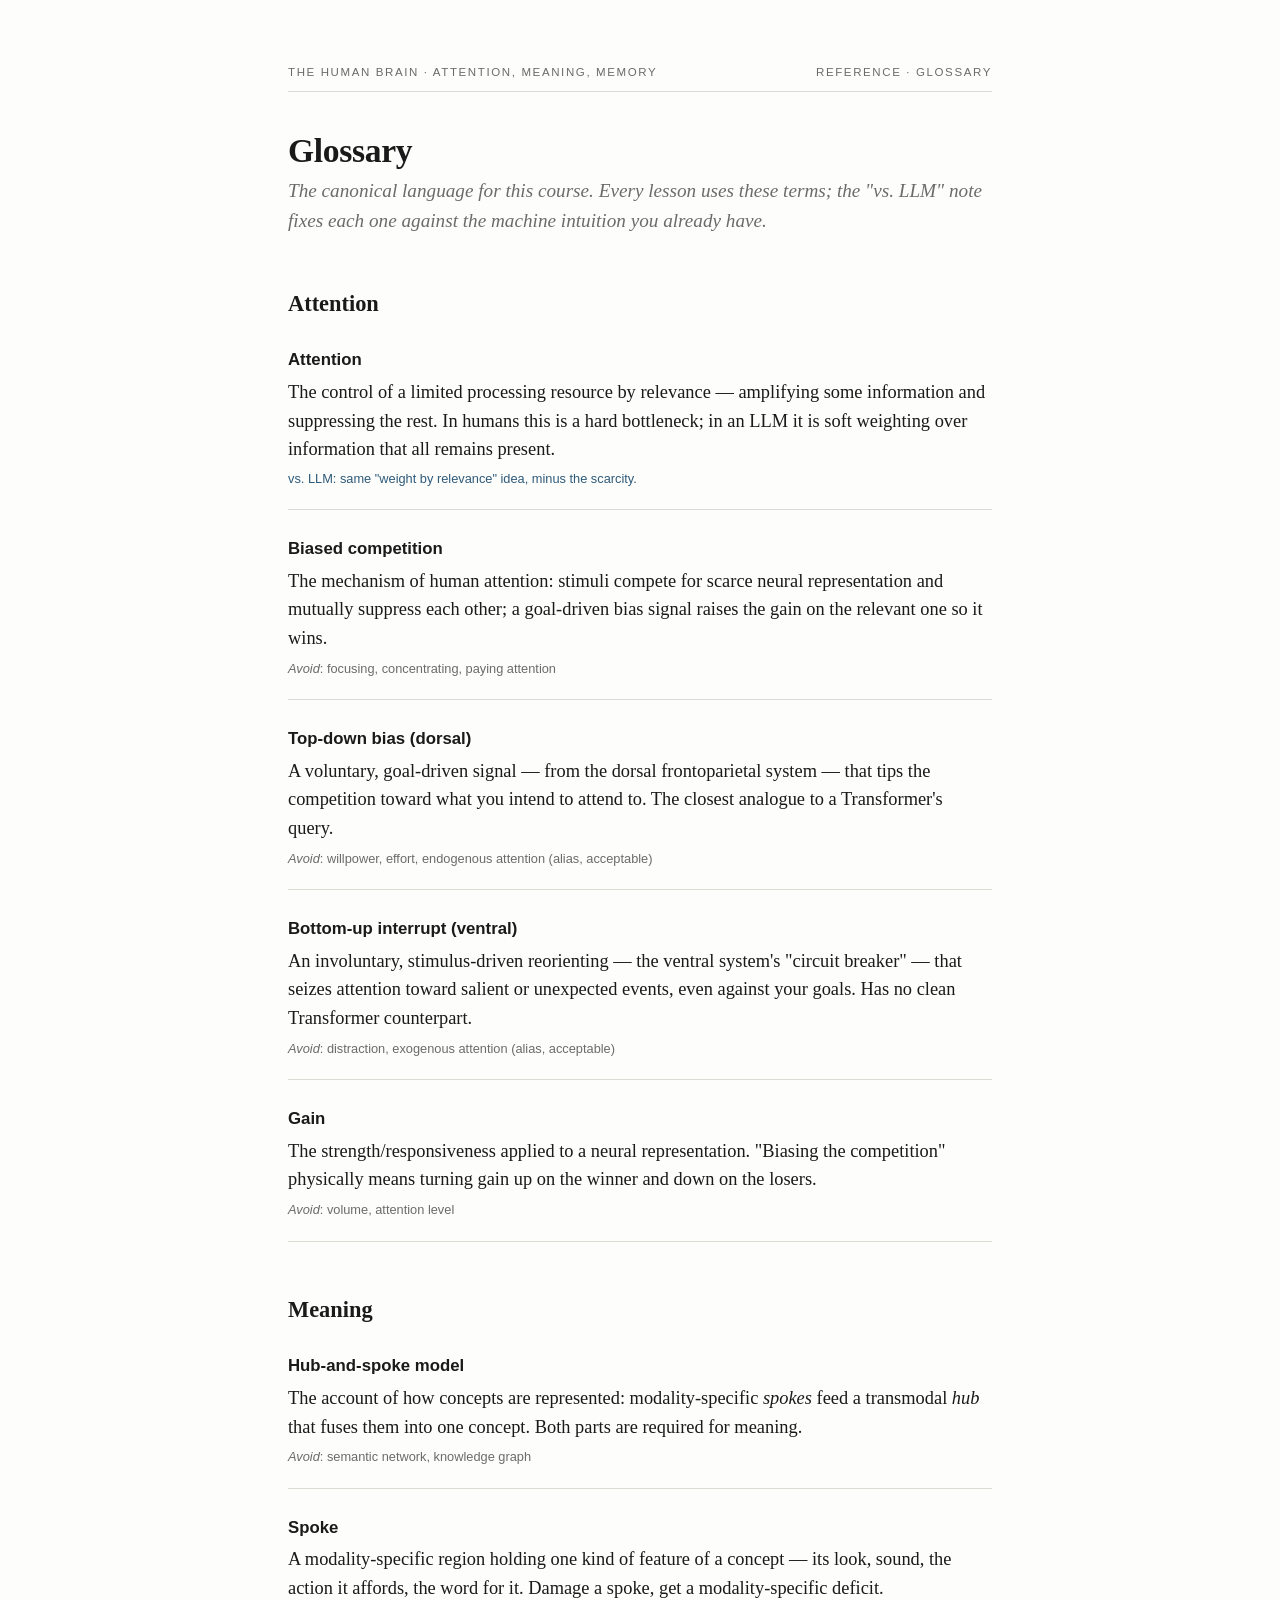
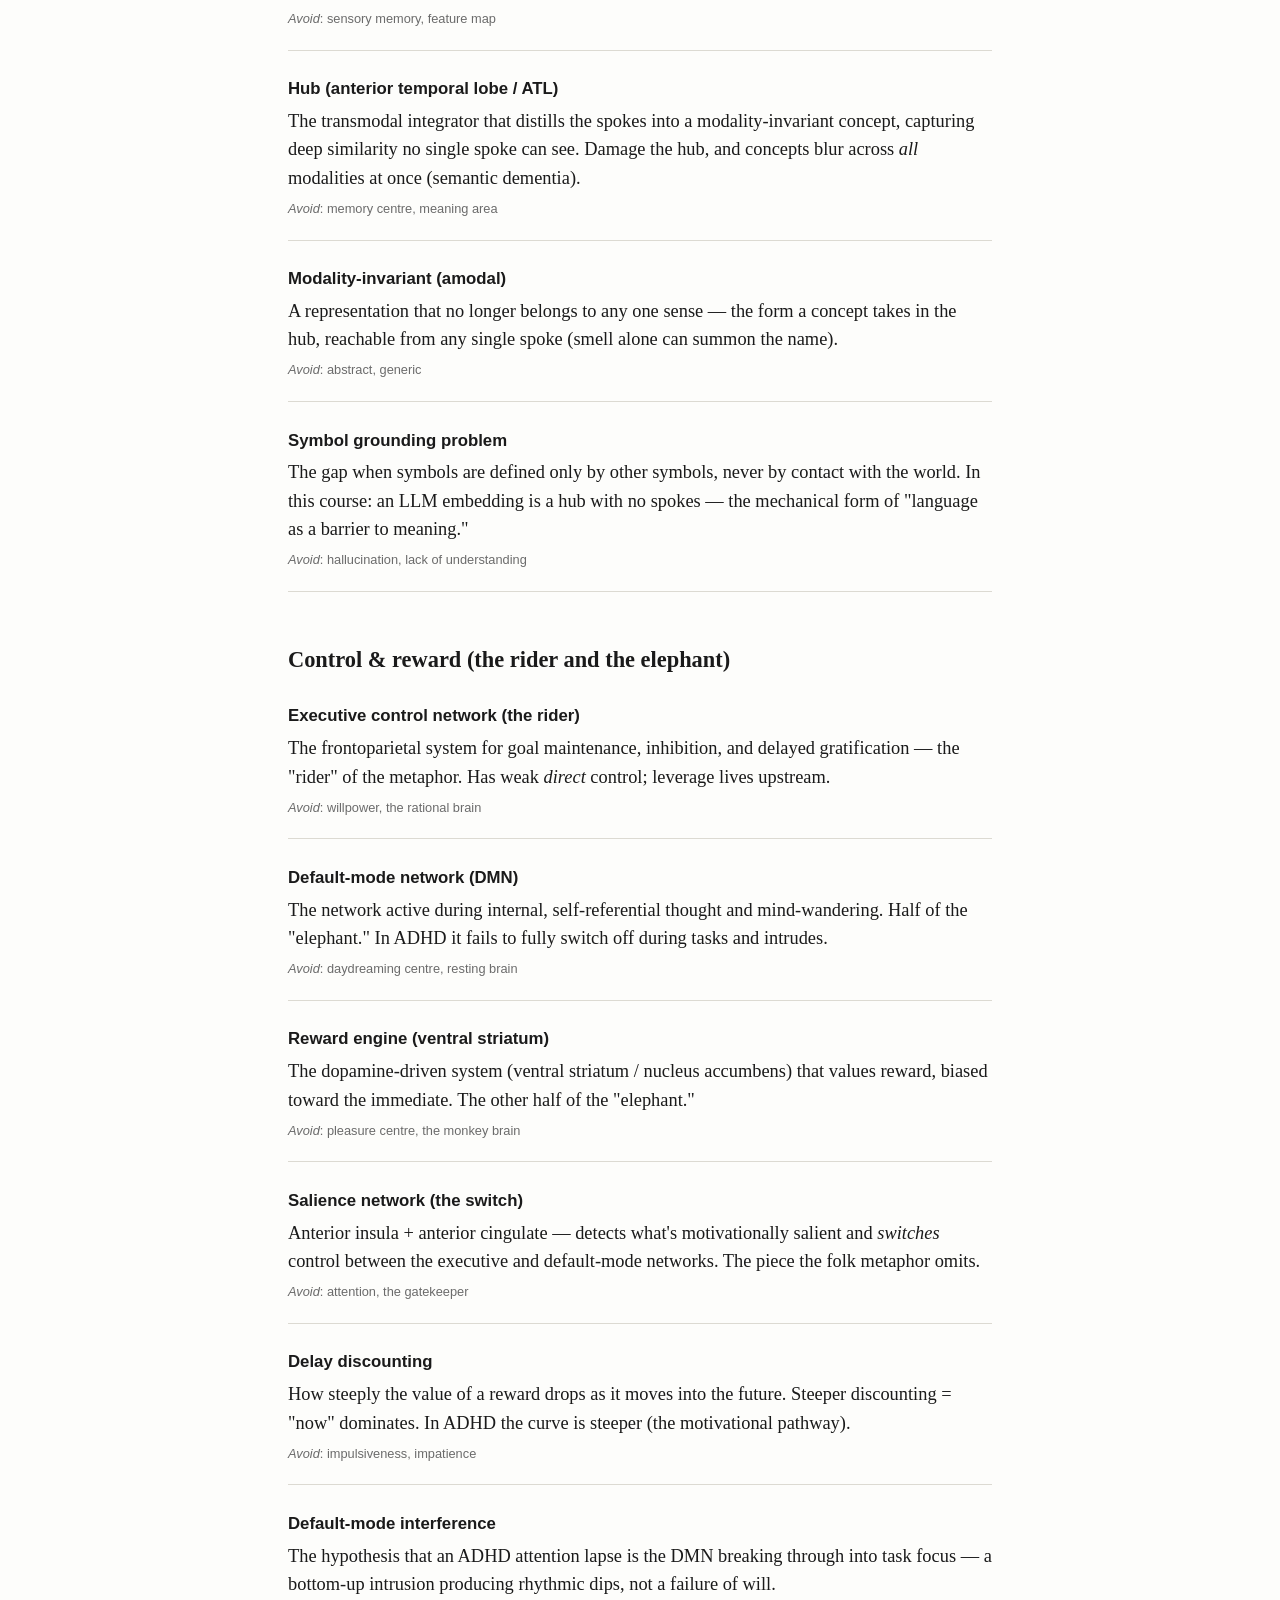
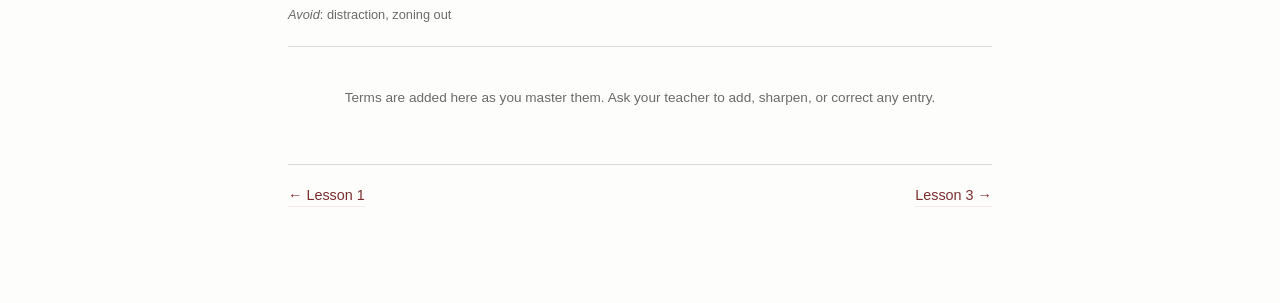
<file: reference/glossary.html>
<!DOCTYPE html>
<html lang="en">
<head>
<meta charset="utf-8">
<meta name="viewport" content="width=device-width, initial-scale=1">
<title>Glossary · The Human Brain</title>
<link rel="stylesheet" href="../assets/course.css">
<style>
  .term { margin: 1.6rem 0; padding-bottom: 1.3rem; border-bottom: 1px solid var(--rule); }
  .term dt { font-family: var(--sans); font-weight: 600; font-size: 1.05rem; margin-bottom: 0.3rem; }
  .term dd { margin: 0; }
  .avoid { font-family: var(--sans); font-size: 0.8rem; color: var(--muted); margin-top: 0.4rem; }
  .lens { font-family: var(--sans); font-size: 0.8rem; color: var(--dorsal); margin-top: 0.3rem; }
</style>
</head>
<body>
<div class="wrap">

  <div class="masthead">
    <span>The Human Brain · Attention, Meaning, Memory</span>
    <span>Reference · Glossary</span>
  </div>

  <h1>Glossary</h1>
  <p class="subtitle">The canonical language for this course. Every lesson uses these terms;
  the "vs. LLM" note fixes each one against the machine intuition you already have.</p>

  <h2>Attention</h2>
  <dl>
    <div class="term">
      <dt>Attention</dt>
      <dd>The control of a limited processing resource by relevance — amplifying some information
      and suppressing the rest. In humans this is a hard bottleneck; in an LLM it is soft weighting
      over information that all remains present.
      <div class="lens">vs. LLM: same "weight by relevance" idea, minus the scarcity.</div></dd>
    </div>
    <div class="term">
      <dt>Biased competition</dt>
      <dd>The mechanism of human attention: stimuli compete for scarce neural representation and
      mutually suppress each other; a goal-driven bias signal raises the gain on the relevant one
      so it wins.
      <div class="avoid"><em>Avoid</em>: focusing, concentrating, paying attention</div></dd>
    </div>
    <div class="term">
      <dt>Top-down bias (dorsal)</dt>
      <dd>A voluntary, goal-driven signal — from the dorsal frontoparietal system — that tips the
      competition toward what you intend to attend to. The closest analogue to a Transformer's query.
      <div class="avoid"><em>Avoid</em>: willpower, effort, endogenous attention (alias, acceptable)</div></dd>
    </div>
    <div class="term">
      <dt>Bottom-up interrupt (ventral)</dt>
      <dd>An involuntary, stimulus-driven reorienting — the ventral system's "circuit breaker" —
      that seizes attention toward salient or unexpected events, even against your goals. Has no
      clean Transformer counterpart.
      <div class="avoid"><em>Avoid</em>: distraction, exogenous attention (alias, acceptable)</div></dd>
    </div>
    <div class="term">
      <dt>Gain</dt>
      <dd>The strength/responsiveness applied to a neural representation. "Biasing the competition"
      physically means turning gain up on the winner and down on the losers.
      <div class="avoid"><em>Avoid</em>: volume, attention level</div></dd>
    </div>
  </dl>

  <h2>Meaning</h2>
  <dl>
    <div class="term">
      <dt>Hub-and-spoke model</dt>
      <dd>The account of how concepts are represented: modality-specific <em>spokes</em> feed a
      transmodal <em>hub</em> that fuses them into one concept. Both parts are required for meaning.
      <div class="avoid"><em>Avoid</em>: semantic network, knowledge graph</div></dd>
    </div>
    <div class="term">
      <dt>Spoke</dt>
      <dd>A modality-specific region holding one kind of feature of a concept — its look, sound,
      the action it affords, the word for it. Damage a spoke, get a modality-specific deficit.
      <div class="avoid"><em>Avoid</em>: sensory memory, feature map</div></dd>
    </div>
    <div class="term">
      <dt>Hub (anterior temporal lobe / ATL)</dt>
      <dd>The transmodal integrator that distills the spokes into a modality-invariant concept,
      capturing deep similarity no single spoke can see. Damage the hub, and concepts blur across
      <em>all</em> modalities at once (semantic dementia).
      <div class="avoid"><em>Avoid</em>: memory centre, meaning area</div></dd>
    </div>
    <div class="term">
      <dt>Modality-invariant (amodal)</dt>
      <dd>A representation that no longer belongs to any one sense — the form a concept takes in the
      hub, reachable from any single spoke (smell alone can summon the name).
      <div class="avoid"><em>Avoid</em>: abstract, generic</div></dd>
    </div>
    <div class="term">
      <dt>Symbol grounding problem</dt>
      <dd>The gap when symbols are defined only by other symbols, never by contact with the world.
      In this course: an LLM embedding is a hub with no spokes — the mechanical form of "language as
      a barrier to meaning."
      <div class="avoid"><em>Avoid</em>: hallucination, lack of understanding</div></dd>
    </div>
  </dl>

  <h2>Control &amp; reward (the rider and the elephant)</h2>
  <dl>
    <div class="term">
      <dt>Executive control network (the rider)</dt>
      <dd>The frontoparietal system for goal maintenance, inhibition, and delayed gratification —
      the "rider" of the metaphor. Has weak <em>direct</em> control; leverage lives upstream.
      <div class="avoid"><em>Avoid</em>: willpower, the rational brain</div></dd>
    </div>
    <div class="term">
      <dt>Default-mode network (DMN)</dt>
      <dd>The network active during internal, self-referential thought and mind-wandering. Half of
      the "elephant." In ADHD it fails to fully switch off during tasks and intrudes.
      <div class="avoid"><em>Avoid</em>: daydreaming centre, resting brain</div></dd>
    </div>
    <div class="term">
      <dt>Reward engine (ventral striatum)</dt>
      <dd>The dopamine-driven system (ventral striatum / nucleus accumbens) that values reward,
      biased toward the immediate. The other half of the "elephant."
      <div class="avoid"><em>Avoid</em>: pleasure centre, the monkey brain</div></dd>
    </div>
    <div class="term">
      <dt>Salience network (the switch)</dt>
      <dd>Anterior insula + anterior cingulate — detects what's motivationally salient and <em>switches</em>
      control between the executive and default-mode networks. The piece the folk metaphor omits.
      <div class="avoid"><em>Avoid</em>: attention, the gatekeeper</div></dd>
    </div>
    <div class="term">
      <dt>Delay discounting</dt>
      <dd>How steeply the value of a reward drops as it moves into the future. Steeper discounting =
      "now" dominates. In ADHD the curve is steeper (the motivational pathway).
      <div class="avoid"><em>Avoid</em>: impulsiveness, impatience</div></dd>
    </div>
    <div class="term">
      <dt>Default-mode interference</dt>
      <dd>The hypothesis that an ADHD attention lapse is the DMN breaking through into task focus — a
      bottom-up intrusion producing rhythmic dips, not a failure of will.
      <div class="avoid"><em>Avoid</em>: distraction, zoning out</div></dd>
    </div>
  </dl>

  <p class="ask">Terms are added here as you master them. Ask your teacher to add, sharpen, or
  correct any entry.</p>

  <div class="lesson-nav">
    <a href="../lessons/0001-attention-as-selection.html">← Lesson 1</a>
    <a href="../lessons/0003-rider-and-elephant-rebuilt.html">Lesson 3 →</a>
  </div>

</div>
</body>
</html>
</file>
<file: assets/lesson.css>
/* lesson.css — shared stylesheet for the transformers/attention course.
   Tufte-inspired: quiet typography, generous margins, restrained color.
   Every lesson and reference doc links this so the course looks like one thing. */

:root {
  --ink: #1a1a1a;
  --paper: #fdfcf9;
  --muted: #6b6b6b;
  --rule: #e3ded3;
  --accent: #7a1f1f;      /* deep red, used sparingly */
  --accent-soft: #f3e6e6;
  --key: #1f4e7a;         /* blue, for the "key" role */
  --key-soft: #e3ecf3;
  --value: #2f6b3a;       /* green, for the "value" role */
  --value-soft: #e3f0e6;
  --query: #7a1f1f;       /* red, for the "query" role */
  --query-soft: #f3e6e6;
  --code-bg: #f4f1ea;
  --maxw: 42rem;
}

* { box-sizing: border-box; }

html { -webkit-text-size-adjust: 100%; }

body {
  font-family: "Iowan Old Style", "Palatino Linotype", Palatino, "Book Antiqua",
    Georgia, serif;
  color: var(--ink);
  background: var(--paper);
  line-height: 1.6;
  font-size: 1.125rem;
  margin: 0;
  padding: 3rem 1.5rem 6rem;
}

main, header, footer { max-width: var(--maxw); margin-left: auto; margin-right: auto; }

/* Breadcrumb / course position */
.breadcrumb {
  font-family: ui-sans-serif, system-ui, -apple-system, "Segoe UI", sans-serif;
  font-size: 0.78rem;
  letter-spacing: 0.08em;
  text-transform: uppercase;
  color: var(--muted);
  margin-bottom: 0.5rem;
}

h1 {
  font-size: 2.1rem;
  line-height: 1.15;
  margin: 0.2rem 0 0.4rem;
  font-weight: 600;
}

.subtitle { color: var(--muted); font-style: italic; margin-top: 0; }

h2 {
  font-size: 1.35rem;
  margin-top: 2.6rem;
  margin-bottom: 0.6rem;
  font-weight: 600;
  border-bottom: 1px solid var(--rule);
  padding-bottom: 0.3rem;
}

h3 { font-size: 1.1rem; margin-top: 1.8rem; margin-bottom: 0.3rem; }

p { margin: 0.9rem 0; }

a { color: var(--accent); text-decoration: none; border-bottom: 1px solid var(--accent-soft); }
a:hover { border-bottom-color: var(--accent); }

code, .mono {
  font-family: "SF Mono", "JetBrains Mono", "Fira Code", ui-monospace, Menlo, monospace;
  font-size: 0.92em;
  background: var(--code-bg);
  padding: 0.08em 0.35em;
  border-radius: 3px;
}

/* Role chips: query / key / value */
.role { font-weight: 600; padding: 0.05em 0.4em; border-radius: 4px; white-space: nowrap; }
.role.q { color: var(--query); background: var(--query-soft); }
.role.k { color: var(--key);   background: var(--key-soft); }
.role.v { color: var(--value); background: var(--value-soft); }

/* Margin notes — Tufte sidenote feel, but inline & mobile-safe */
.note {
  border-left: 3px solid var(--rule);
  padding: 0.4rem 0 0.4rem 1rem;
  margin: 1.2rem 0;
  color: var(--muted);
  font-size: 0.98rem;
}

/* Key idea callout */
.keyidea {
  background: var(--accent-soft);
  border-left: 4px solid var(--accent);
  padding: 0.8rem 1.1rem;
  border-radius: 0 6px 6px 0;
  margin: 1.4rem 0;
}
.keyidea strong { color: var(--accent); }

/* The mission tie-in box */
.mission {
  background: #f0f4f0;
  border: 1px solid var(--value-soft);
  border-radius: 6px;
  padding: 0.8rem 1.1rem;
  margin: 1.6rem 0;
  font-size: 0.98rem;
}
.mission::before {
  content: "↳ why this matters for your work";
  display: block;
  font-family: ui-sans-serif, system-ui, sans-serif;
  font-size: 0.7rem;
  letter-spacing: 0.08em;
  text-transform: uppercase;
  color: var(--value);
  margin-bottom: 0.4rem;
}

/* Step list */
ol.steps { counter-reset: step; list-style: none; padding-left: 0; }
ol.steps > li {
  counter-increment: step;
  position: relative;
  padding-left: 2.6rem;
  margin: 1rem 0;
}
ol.steps > li::before {
  content: counter(step);
  position: absolute; left: 0; top: 0;
  width: 1.8rem; height: 1.8rem;
  background: var(--accent); color: #fff;
  border-radius: 50%;
  display: flex; align-items: center; justify-content: center;
  font-family: ui-sans-serif, system-ui, sans-serif;
  font-size: 0.95rem; font-weight: 600;
}

/* Quiz / retrieval widget (shared component contract) */
.quiz {
  background: #fff;
  border: 1px solid var(--rule);
  border-radius: 8px;
  padding: 1.2rem 1.3rem;
  margin: 1.6rem 0;
  box-shadow: 0 1px 3px rgba(0,0,0,0.04);
}
.quiz .q { font-weight: 600; margin-bottom: 0.8rem; }
.quiz button.opt {
  display: block; width: 100%; text-align: left;
  font: inherit; font-size: 0.98rem;
  background: var(--paper); border: 1px solid var(--rule);
  border-radius: 6px; padding: 0.6rem 0.8rem; margin: 0.4rem 0;
  cursor: pointer; transition: background 0.15s, border-color 0.15s;
}
.quiz button.opt:hover { border-color: var(--accent); }
.quiz button.opt.correct { background: var(--value-soft); border-color: var(--value); }
.quiz button.opt.wrong   { background: var(--query-soft); border-color: var(--query); }
.quiz .feedback { margin-top: 0.7rem; font-size: 0.96rem; min-height: 1.4rem; }
.quiz .feedback.show { animation: fade 0.3s ease; }
@keyframes fade { from { opacity: 0; } to { opacity: 1; } }

table.attn { border-collapse: collapse; margin: 1.2rem 0; font-size: 0.95rem; width: 100%; }
table.attn th, table.attn td { border: 1px solid var(--rule); padding: 0.4rem 0.6rem; text-align: center; }
table.attn th { background: var(--code-bg); font-family: ui-sans-serif, system-ui, sans-serif; font-size: 0.85rem; }

footer {
  margin-top: 4rem;
  border-top: 1px solid var(--rule);
  padding-top: 1.2rem;
  font-size: 0.95rem;
  color: var(--muted);
}
.nav { display: flex; justify-content: space-between; gap: 1rem; flex-wrap: wrap; }

.ask {
  background: var(--accent-soft);
  border-radius: 6px; padding: 0.7rem 1rem; margin: 1.4rem 0;
  font-size: 0.96rem;
}
.ask::before { content: "💬 "; }

/* ── Artifact state-cards (story props that map to internal states) ── */
.artifact {
  display: flex; gap: 1rem; align-items: flex-start;
  background: linear-gradient(180deg, #fffdf7, #faf6ec);
  border: 1px solid var(--rule);
  border-left: 4px solid var(--accent);
  border-radius: 8px;
  padding: 0.9rem 1.1rem;
  margin: 1.4rem 0;
  box-shadow: 0 1px 4px rgba(0,0,0,0.05);
}
.artifact .icon { font-size: 2rem; line-height: 1; flex: 0 0 auto; }
.artifact .body { flex: 1 1 auto; }
.artifact .name {
  font-weight: 600; font-size: 1.05rem; display: block;
}
.artifact .maps {
  display: block; font-style: italic; color: var(--accent);
  font-size: 0.9rem; margin: 0.1rem 0 0.5rem;
}
.artifact .desc { display: block; font-size: 0.98rem; }

/* Movement / scene heading inside a story */
.movement {
  font-family: ui-sans-serif, system-ui, sans-serif;
  font-size: 0.78rem; letter-spacing: 0.12em; text-transform: uppercase;
  color: var(--muted); margin: 2.4rem 0 0.2rem;
}

/* ── Hands-free audio player (assets/speech.js) ───────────────────── */
.tts-bar {
  position: fixed; left: 0; right: 0; bottom: 0; z-index: 1000;
  display: flex; align-items: center; gap: 0.5rem;
  padding: 0.7rem 1rem calc(0.7rem + env(safe-area-inset-bottom));
  background: rgba(26,26,26,0.96);
  border-top: 1px solid #000;
  font-family: ui-sans-serif, system-ui, -apple-system, sans-serif;
  box-shadow: 0 -2px 12px rgba(0,0,0,0.25);
}
.tts-bar button {
  font: inherit; color: #fff; background: #333; border: 1px solid #555;
  border-radius: 8px; padding: 0.55rem 0.7rem; min-width: 2.8rem;
  min-height: 2.8rem; font-size: 1.15rem; cursor: pointer; line-height: 1;
}
.tts-bar button.primary { background: var(--accent); border-color: var(--accent); flex: 0 0 auto; }
.tts-bar button:active { transform: scale(0.96); }
.tts-bar .tts-status {
  color: #d8d2c4; font-size: 0.82rem; flex: 1 1 auto;
  white-space: nowrap; overflow: hidden; text-overflow: ellipsis;
}
.tts-bar .tts-speed { color: #fff; font-size: 0.85rem; min-width: 3.2rem; text-align: center; }
body.has-tts { padding-bottom: 6.5rem; }

/* Current block being read aloud */
.tts-active {
  background: #fff6d6;
  box-shadow: 0 0 0 0.4rem #fff6d6;
  border-radius: 3px;
  scroll-margin-top: 30vh;
  scroll-margin-bottom: 30vh;
}
@media (prefers-reduced-motion: no-preference) {
  .tts-active { transition: background 0.2s; }
}
</file>
<file: assets/course.css>
/* course.css — shared stylesheet for all lessons in this workspace.
   Tufte-inspired: serif body, generous margins, restrained palette, print-friendly.
   Every lesson links this so the course reads as one consistent whole. */

:root {
  --ink: #1a1a1a;
  --paper: #fdfdfb;
  --muted: #6b6b6b;
  --rule: #dcdad2;
  --accent: #7a2e2e;        /* deep brick red — for links & emphasis */
  --accent-soft: #f3e9e6;
  --dorsal: #2e5a7a;        /* top-down / goal-directed */
  --ventral: #b5651d;       /* bottom-up / stimulus-driven */
  --maxw: 44rem;
  --serif: "Iowan Old Style", "Palatino Linotype", Palatino, "Book Antiqua", Georgia, serif;
  --sans: "Inter", "Helvetica Neue", Arial, sans-serif;
}

* { box-sizing: border-box; }

html { -webkit-text-size-adjust: 100%; }

body {
  font-family: var(--serif);
  color: var(--ink);
  background: var(--paper);
  line-height: 1.55;
  font-size: 1.15rem;
  margin: 0;
  padding: 4rem 1.5rem 6rem;
}

.wrap { max-width: var(--maxw); margin: 0 auto; }

/* --- Course masthead --- */
.masthead {
  font-family: var(--sans);
  font-size: 0.72rem;
  letter-spacing: 0.14em;
  text-transform: uppercase;
  color: var(--muted);
  border-bottom: 1px solid var(--rule);
  padding-bottom: 0.6rem;
  margin-bottom: 2.5rem;
  display: flex;
  justify-content: space-between;
  gap: 1rem;
  flex-wrap: wrap;
}

/* --- Typography --- */
h1 {
  font-weight: 600;
  font-size: 2.1rem;
  line-height: 1.12;
  letter-spacing: -0.01em;
  margin: 0 0 0.4rem;
}
.subtitle {
  font-style: italic;
  color: var(--muted);
  font-size: 1.2rem;
  margin: 0 0 2.5rem;
}
h2 {
  font-weight: 600;
  font-size: 1.4rem;
  margin: 2.8rem 0 0.8rem;
  padding-top: 0.4rem;
}
h3 {
  font-weight: 600;
  font-size: 1.1rem;
  font-family: var(--sans);
  letter-spacing: 0.02em;
  margin: 1.8rem 0 0.5rem;
}
p { margin: 0 0 1.1rem; }
a { color: var(--accent); text-decoration: none; border-bottom: 1px solid var(--accent-soft); }
a:hover { border-bottom-color: var(--accent); }
strong { font-weight: 600; }
em { font-style: italic; }

/* Numbered citation superscripts */
sup.cite { font-size: 0.66em; line-height: 0; }
sup.cite a { border: none; font-family: var(--sans); }

/* --- Callouts --- */
.callout {
  border-left: 3px solid var(--accent);
  background: var(--accent-soft);
  padding: 1rem 1.2rem;
  margin: 1.8rem 0;
  border-radius: 0 4px 4px 0;
}
.callout .label {
  font-family: var(--sans);
  font-size: 0.68rem;
  letter-spacing: 0.14em;
  text-transform: uppercase;
  color: var(--accent);
  display: block;
  margin-bottom: 0.35rem;
}
.callout p:last-child { margin-bottom: 0; }

.parallel { border-left-color: var(--dorsal); background: #eef3f7; }
.parallel .label { color: var(--dorsal); }
.breaks   { border-left-color: var(--ventral); background: #f7efe6; }
.breaks .label { color: var(--ventral); }

/* --- The LLM ↔ brain comparison table --- */
table.compare {
  width: 100%;
  border-collapse: collapse;
  font-size: 0.98rem;
  margin: 1.6rem 0;
}
table.compare th, table.compare td {
  text-align: left;
  padding: 0.6rem 0.7rem;
  border-bottom: 1px solid var(--rule);
  vertical-align: top;
}
table.compare thead th {
  font-family: var(--sans);
  font-size: 0.7rem;
  letter-spacing: 0.08em;
  text-transform: uppercase;
  color: var(--muted);
}
table.compare tbody th {
  font-weight: 600;
  font-family: var(--sans);
  font-size: 0.85rem;
  width: 28%;
}

/* --- Figure / diagram --- */
figure { margin: 2rem 0; }
figure svg { width: 100%; height: auto; display: block; }
figcaption {
  font-family: var(--sans);
  font-size: 0.8rem;
  color: var(--muted);
  margin-top: 0.6rem;
  line-height: 1.4;
}

/* --- Quiz widget (works with assets/quiz.js) --- */
.quiz {
  border: 1px solid var(--rule);
  border-radius: 6px;
  padding: 1.3rem 1.4rem;
  margin: 1.6rem 0;
  background: #fff;
}
.quiz .q {
  font-weight: 600;
  margin-bottom: 0.9rem;
}
.quiz .opt {
  display: block;
  width: 100%;
  text-align: left;
  font: inherit;
  background: var(--paper);
  border: 1px solid var(--rule);
  border-radius: 5px;
  padding: 0.6rem 0.8rem;
  margin: 0.45rem 0;
  cursor: pointer;
  transition: background 0.12s, border-color 0.12s;
}
.quiz .opt:hover { border-color: var(--muted); }
.quiz .opt.correct { background: #e7f2e9; border-color: #4c9a5f; }
.quiz .opt.wrong   { background: #f6e7e7; border-color: #b45454; }
.quiz .opt:disabled { cursor: default; }
.quiz .feedback {
  font-size: 0.95rem;
  margin-top: 0.8rem;
  padding-top: 0.8rem;
  border-top: 1px solid var(--rule);
  display: none;
}
.quiz .feedback.show { display: block; }

/* --- Footer nav --- */
.lesson-nav {
  margin-top: 3.5rem;
  padding-top: 1.2rem;
  border-top: 1px solid var(--rule);
  font-family: var(--sans);
  font-size: 0.9rem;
  display: flex;
  flex-wrap: wrap;
  gap: 1.2rem;
  justify-content: space-between;
}
.primary-source {
  font-family: var(--sans);
  font-size: 0.92rem;
  background: #f4f2ec;
  border-radius: 6px;
  padding: 1rem 1.2rem;
  margin: 2.5rem 0 0;
}
.primary-source .label {
  font-size: 0.68rem;
  letter-spacing: 0.14em;
  text-transform: uppercase;
  color: var(--muted);
  display: block;
  margin-bottom: 0.3rem;
}
.ask {
  font-family: var(--sans);
  font-size: 0.85rem;
  color: var(--muted);
  font-style: normal;
  margin-top: 2.5rem;
  text-align: center;
}

/* --- Dark mode (screen only) --- */
@media (prefers-color-scheme: dark) {
  :root {
    --ink: #e8e6e0; --paper: #17171a; --muted: #9a988f; --rule: #35343a;
    --accent: #e0928a; --accent-soft: #2c2220;
    --dorsal: #8fb8d6; --ventral: #e0a76a;
  }
  .parallel { background: #1b2530; }
  .breaks { background: #2a2118; }
  .quiz { background: #1e1e22; }
  .quiz .opt { background: #17171a; }
  .quiz .opt.correct { background: #1c2e22; }
  .quiz .opt.wrong { background: #2e1c1c; }
  .primary-source { background: #1e1e22; }
}

/* --- Print --- */
@media print {
  body { font-size: 11pt; padding: 0; background: #fff; color: #000; }
  .quiz, .lesson-nav, .ask { display: none; }
  a { color: #000; border: none; }
  .callout, .primary-source { break-inside: avoid; }
}
</file>
